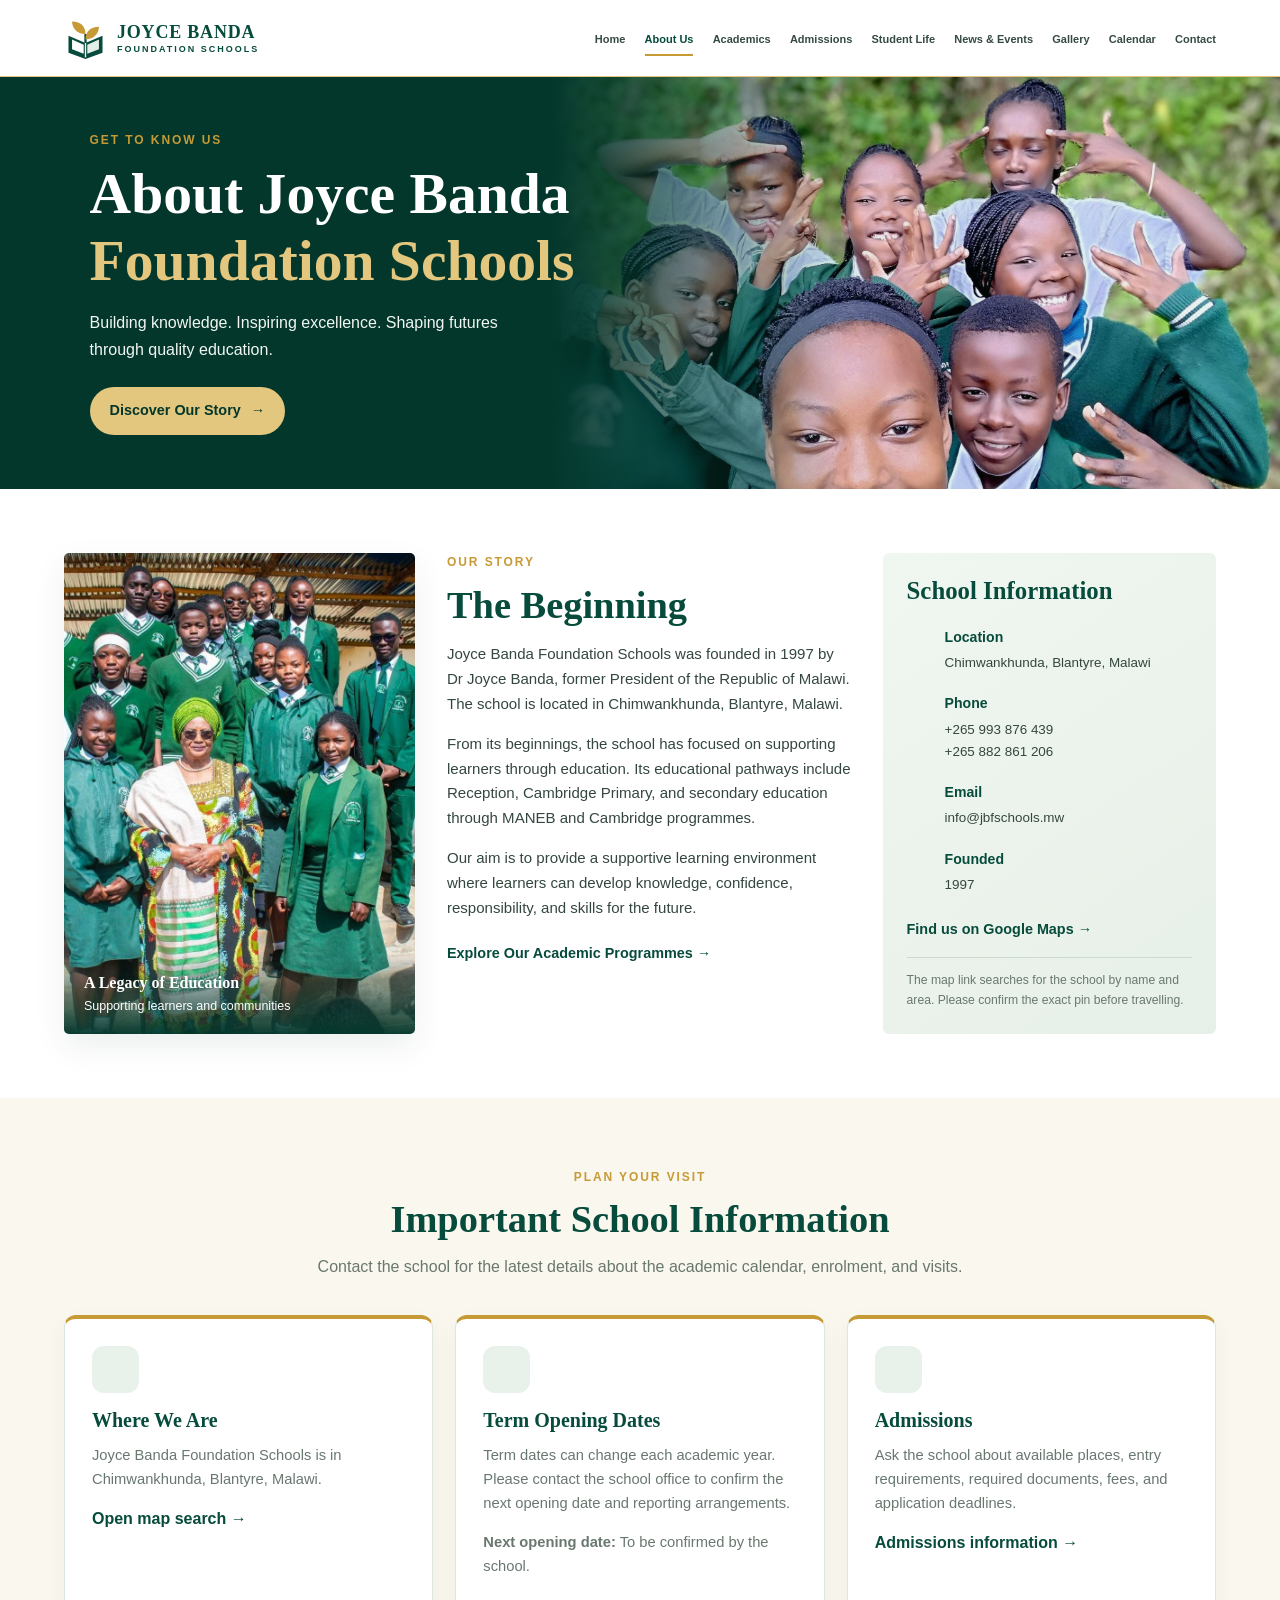
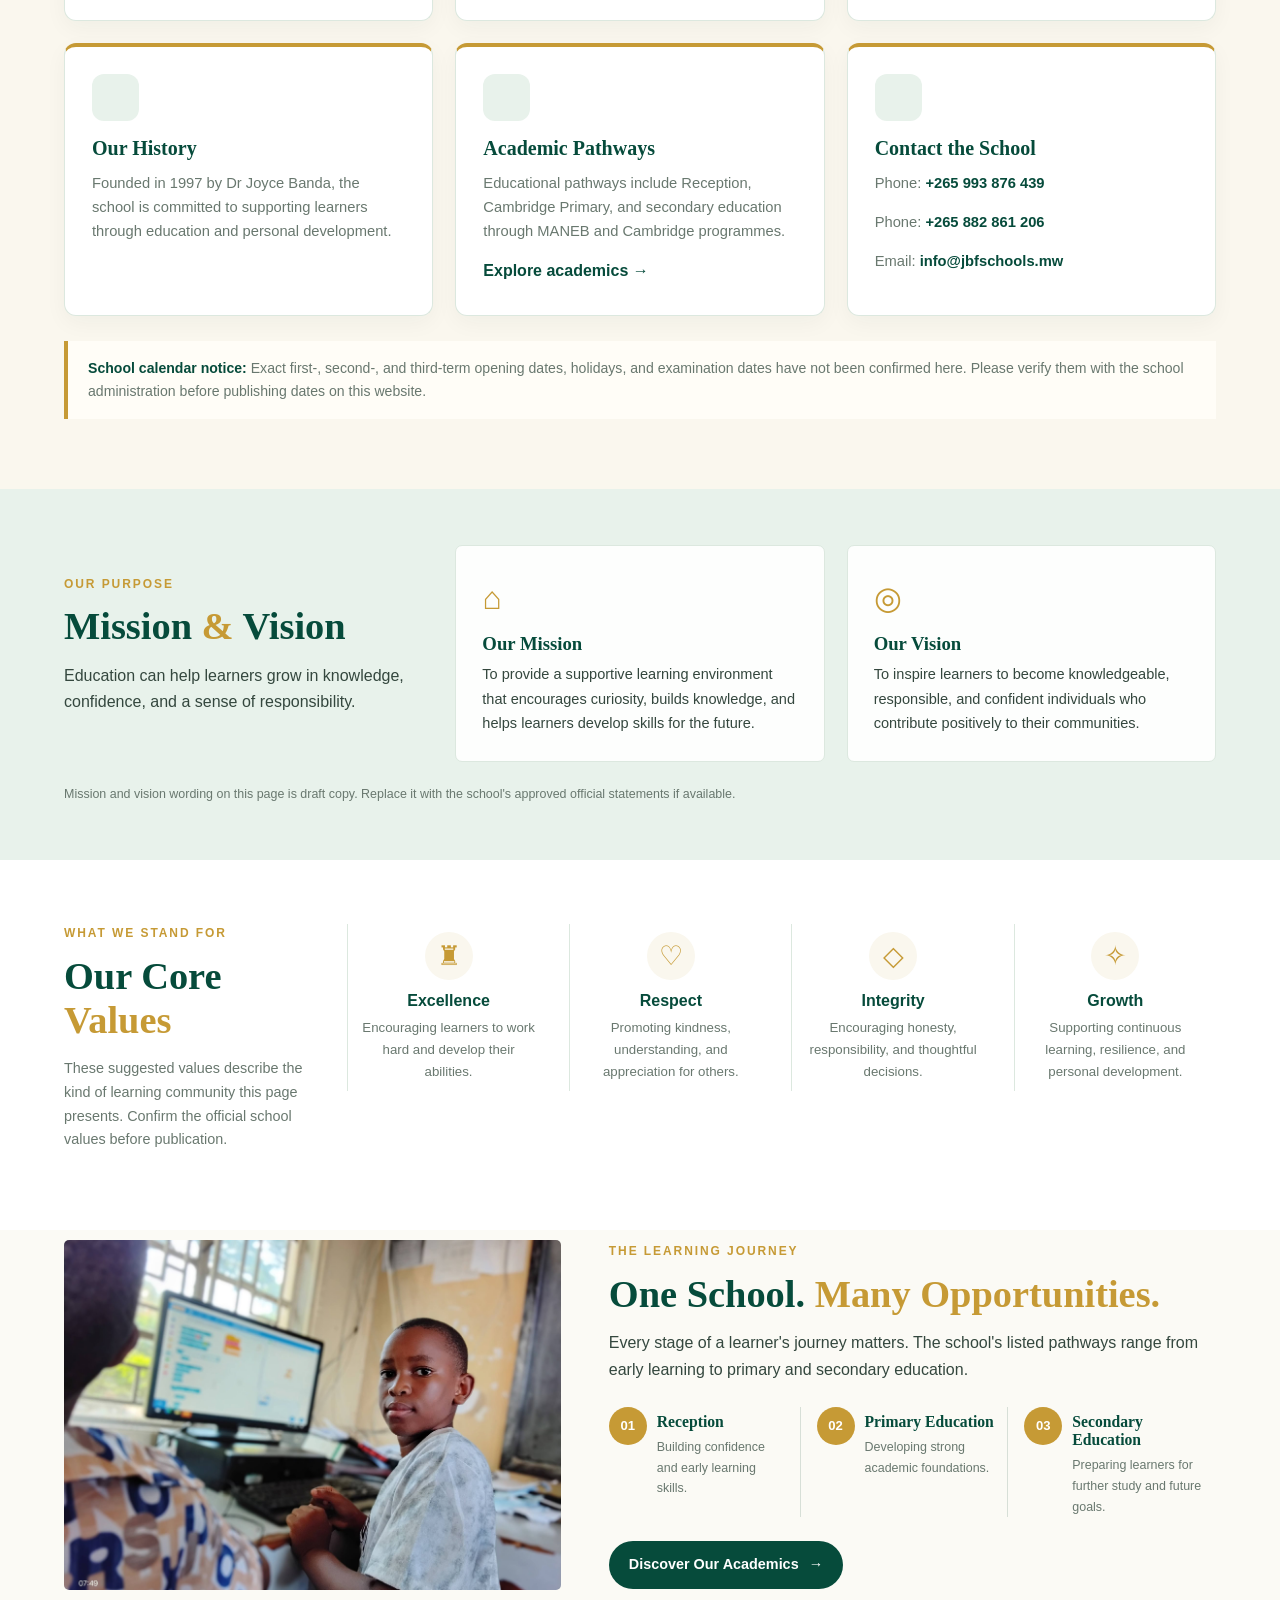
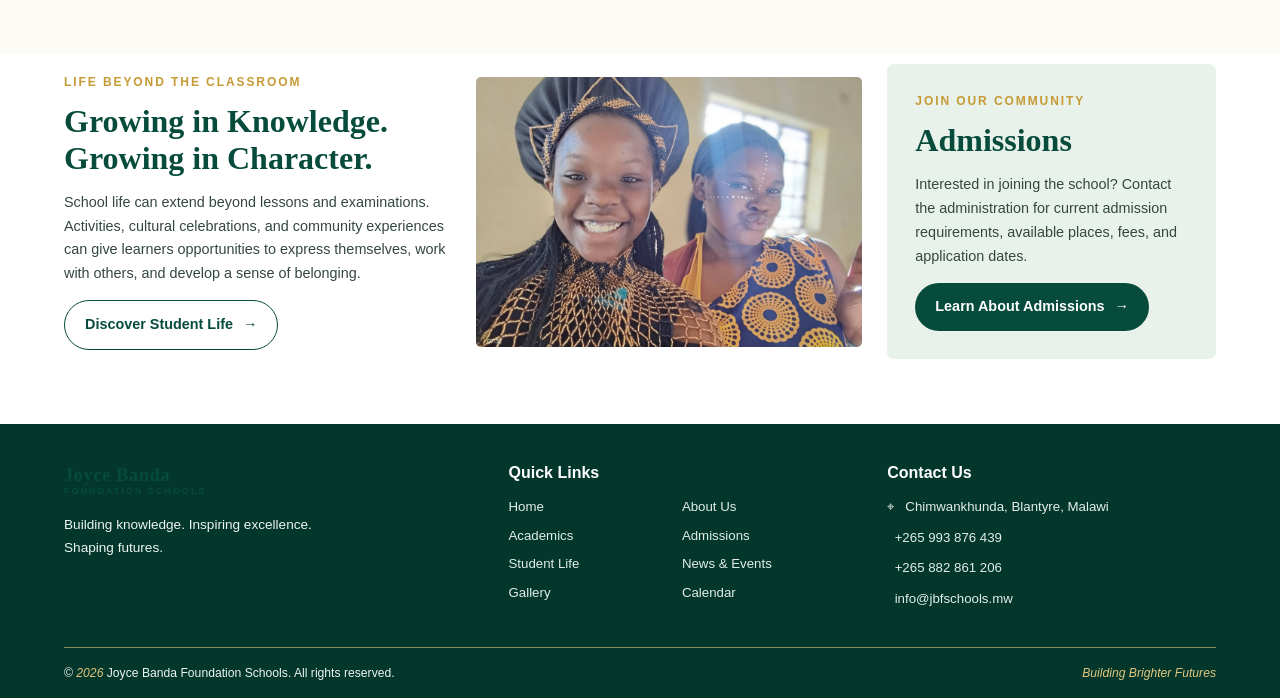
<file: about.html>
<!DOCTYPE html>
<html lang="en">
<head>
    <meta charset="UTF-8">
    <meta name="viewport" content="width=device-width, initial-scale=1.0">
    <meta name="description" content="Learn about Joyce Banda Foundation Schools in Chimwankhunda, Blantyre, Malawi — our history, educational pathways, school information and admissions.">
    <title>About Us | Joyce Banda Foundation Schools</title>
    <link rel="stylesheet" href="about.css">
    <link rel="stylesheet" href="navigation.css">
</head>
<body>


    <header class="site-header">
        <nav class="navbar" aria-label="Main navigation">

            <div class="navigation-container">

                <a href="index.html" class="school-brand"
                   aria-label="Joyce Banda Foundation Schools home">

                    <span class="brand-symbol" aria-hidden="true">
                        <svg viewBox="0 0 48 48" fill="none">
                            <path d="M24 43V19" stroke="currentColor"
                                  stroke-width="2.5"/>
                            <path d="M24 19C14 19 9 12 9 5C19 5 24 11 24 19Z"
                                  fill="#C69A35"/>
                            <path d="M24 25C34 25 39 18 39 11C29 11 24 17 24 25Z"
                                  fill="#C69A35"/>
                            <path d="M5 21L24 29L43 21V40L24 47L5 40V21Z"
                                  fill="#064B3B"/>
                            <path d="M24 29V45" stroke="#FAF8F1"
                                  stroke-width="1.5"/>
                            <path d="M9 25L22 31V41L9 36V25Z"
                                  fill="#FFFFFF"/>
                            <path d="M39 25L26 31V41L39 36V25Z"
                                  fill="#E4F0E7"/>
                        </svg>
                    </span>

                    <span class="brand-text">
                        <strong>JOYCE BANDA</strong>
                        <small>FOUNDATION SCHOOLS</small>
                    </span>

                </a>


                <button class="menu-toggle"
                        id="menuToggle"
                        type="button"
                        aria-label="Open navigation menu"
                        aria-expanded="false"
                        aria-controls="navLinks">

                    <span></span>
                    <span></span>
                    <span></span>

                </button>


                <div class="nav-links" id="navLinks">

                    <a href="index.html">Home</a>
                    <a href="about.html">About Us</a>
                    <a href="academics.html">Academics</a>
                    <a href="admissions.html">Admissions</a>
                    <a href="student-life.html">Student Life</a>
                    <a href="news.html">News &amp; Events</a>
                    <a href="gallery.html">Gallery</a>
                    <a href="calendar.html">Calendar</a>
                    <a href="contact.html">Contact</a>

                </div>

            </div>

        </nav>
    </header>

    <main>
        <section class="about-hero">
            <div class="hero-content">
                <p class="eyebrow">GET TO KNOW US</p>
                <h1>About Joyce Banda <span>Foundation Schools</span></h1>
                <p>Building knowledge. Inspiring excellence. Shaping futures through quality education.</p>
                <a class="button button-gold" href="#our-story">Discover Our Story <span aria-hidden="true">→</span></a>
            </div>
            <div class="hero-image" role="img" aria-label="Learners at school"></div>
        </section>

        <section class="story-section section-wrap" id="our-story">
            <div class="story-image image-panel">
                <img src="images/JBwithkids.jpg" alt="Dr Joyce Banda with learners">
                <div class="image-caption"><strong>A Legacy of Education</strong><span>Supporting learners and communities</span></div>
            </div>

            <div class="story-copy">
                <p class="eyebrow">OUR STORY</p>
                <h2>The Beginning</h2>
                <p>Joyce Banda Foundation Schools was founded in 1997 by Dr Joyce Banda, former President of the Republic of Malawi. The school is located in Chimwankhunda, Blantyre, Malawi.</p>
                <p>From its beginnings, the school has focused on supporting learners through education. Its educational pathways include Reception, Cambridge Primary, and secondary education through MANEB and Cambridge programmes.</p>
                <p>Our aim is to provide a supportive learning environment where learners can develop knowledge, confidence, responsibility, and skills for the future.</p>
                <a class="text-link" href="academics.html">Explore Our Academic Programmes <span aria-hidden="true">→</span></a>
            </div>

            <aside class="school-info-card" aria-labelledby="school-info-heading">
                <h2 id="school-info-heading">School Information</h2>
                <div class="info-row"><span class="info-icon" aria-hidden="true"></span><div><strong>Location</strong><p>Chimwankhunda, Blantyre, Malawi</p></div></div>
                <div class="info-row"><span class="info-icon" aria-hidden="true"></span><div><strong>Phone</strong><p><a href="tel:+265993876439">+265 993 876 439</a><br><a href="tel:+265882861206">+265 882 861 206</a></p></div></div>
                <div class="info-row"><span class="info-icon" aria-hidden="true"></span><div><strong>Email</strong><p><a href="mailto:info@jbfschools.mw">info@jbfschools.mw</a></p></div></div>
                <div class="info-row"><span class="info-icon" aria-hidden="true"></span><div><strong>Founded</strong><p>1997</p></div></div>
                <a class="text-link" href="https://www.google.com/maps/search/?api=1&amp;query=Joyce+Banda+Foundation+Schools+Chimwankhunda+Blantyre+Malawi" target="_blank" rel="noopener noreferrer">Find us on Google Maps →</a>
                <p class="info-note">The map link searches for the school by name and area. Please confirm the exact pin before travelling.</p>
            </aside>
        </section>

        <section class="school-information">
            <div class="section-heading">
                <p class="eyebrow">PLAN YOUR VISIT</p>
                <h2>Important School Information</h2>
                <p>Contact the school for the latest details about the academic calendar, enrolment, and visits.</p>
            </div>
            <div class="information-grid">
                <article class="information-card">
                    <div class="information-icon" aria-hidden="true"></div>
                    <h3>Where We Are</h3>
                    <p>Joyce Banda Foundation Schools is in Chimwankhunda, Blantyre, Malawi.</p>
                    <a href="https://www.google.com/maps/search/?api=1&amp;query=Joyce+Banda+Foundation+Schools+Chimwankhunda+Blantyre+Malawi" target="_blank" rel="noopener noreferrer">Open map search →</a>
                </article>
                <article class="information-card">
                    <div class="information-icon" aria-hidden="true"></div>
                    <h3>Term Opening Dates</h3>
                    <p>Term dates can change each academic year. Please contact the school office to confirm the next opening date and reporting arrangements.</p>
                    <p><strong>Next opening date:</strong> To be confirmed by the school.</p>
                </article>
                <article class="information-card">
                    <div class="information-icon" aria-hidden="true"></div>
                    <h3>Admissions</h3>
                    <p>Ask the school about available places, entry requirements, required documents, fees, and application deadlines.</p>
                    <a href="admissions.html">Admissions information →</a>
                </article>
                <article class="information-card">
                    <div class="information-icon" aria-hidden="true"></div>
                    <h3>Our History</h3>
                    <p>Founded in 1997 by Dr Joyce Banda, the school is committed to supporting learners through education and personal development.</p>
                </article>
                <article class="information-card">
                    <div class="information-icon" aria-hidden="true"></div>
                    <h3>Academic Pathways</h3>
                    <p>Educational pathways include Reception, Cambridge Primary, and secondary education through MANEB and Cambridge programmes.</p>
                    <a href="academics.html">Explore academics →</a>
                </article>
                <article class="information-card">
                    <div class="information-icon" aria-hidden="true"></div>
                    <h3>Contact the School</h3>
                    <p>Phone: <a href="tel:+265993876439">+265 993 876 439</a></p>
                    <p>Phone: <a href="tel:+265882861206">+265 882 861 206</a></p>
                    <p>Email: <a href="mailto:info@jbfschools.mw">info@jbfschools.mw</a></p>
                </article>
            </div>
            <p class="calendar-note"><strong>School calendar notice:</strong> Exact first-, second-, and third-term opening dates, holidays, and examination dates have not been confirmed here. Please verify them with the school administration before publishing dates on this website.</p>
        </section>

        <section class="purpose-section">
            <div class="purpose-intro">
                <p class="eyebrow">OUR PURPOSE</p>
                <h2>Mission <span>&amp;</span> Vision</h2>
                <p>Education can help learners grow in knowledge, confidence, and a sense of responsibility.</p>
            </div>
            <article class="purpose-card">
                <span class="purpose-icon" aria-hidden="true">⌂</span>
                <h3>Our Mission</h3>
                <p>To provide a supportive learning environment that encourages curiosity, builds knowledge, and helps learners develop skills for the future.</p>
            </article>
            <article class="purpose-card">
                <span class="purpose-icon" aria-hidden="true">◎</span>
                <h3>Our Vision</h3>
                <p>To inspire learners to become knowledgeable, responsible, and confident individuals who contribute positively to their communities.</p>
            </article>
            <p class="editorial-note">Mission and vision wording on this page is draft copy. Replace it with the school's approved official statements if available.</p>
        </section>

        <section class="values-section section-wrap">
            <div class="values-intro">
                <p class="eyebrow">WHAT WE STAND FOR</p>
                <h2>Our Core <span>Values</span></h2>
                <p>These suggested values describe the kind of learning community this page presents. Confirm the official school values before publication.</p>
            </div>
            <article class="value-item"><span aria-hidden="true">♜</span><h3>Excellence</h3><p>Encouraging learners to work hard and develop their abilities.</p></article>
            <article class="value-item"><span aria-hidden="true">♡</span><h3>Respect</h3><p>Promoting kindness, understanding, and appreciation for others.</p></article>
            <article class="value-item"><span aria-hidden="true">◇</span><h3>Integrity</h3><p>Encouraging honesty, responsibility, and thoughtful decisions.</p></article>
            <article class="value-item"><span aria-hidden="true">✧</span><h3>Growth</h3><p>Supporting continuous learning, resilience, and personal development.</p></article>
        </section>

        <section class="journey-section">
            <div class="journey-image"><img src="images/computers.jpg" alt="Learners using computers in a learning environment"></div>
            <div class="journey-content">
                <p class="eyebrow">THE LEARNING JOURNEY</p>
                <h2>One School. <span>Many Opportunities.</span></h2>
                <p>Every stage of a learner's journey matters. The school's listed pathways range from early learning to primary and secondary education.</p>
                <div class="journey-steps">
                    <article><span>01</span><div><h3>Reception</h3><p>Building confidence and early learning skills.</p></div></article>
                    <article><span>02</span><div><h3>Primary Education</h3><p>Developing strong academic foundations.</p></div></article>
                    <article><span>03</span><div><h3>Secondary Education</h3><p>Preparing learners for further study and future goals.</p></div></article>
                </div>
                <a class="button button-green" href="academics.html">Discover Our Academics <span aria-hidden="true">→</span></a>
            </div>
        </section>

        <section class="community-section section-wrap">
            <div class="community-copy">
                <p class="eyebrow">LIFE BEYOND THE CLASSROOM</p>
                <h2>Growing in Knowledge. Growing in Character.</h2>
                <p>School life can extend beyond lessons and examinations. Activities, cultural celebrations, and community experiences can give learners opportunities to express themselves, work with others, and develop a sense of belonging.</p>
                <a class="button button-outline" href="student-life.html">Discover Student Life <span aria-hidden="true">→</span></a>
            </div>
            <div class="community-image"><img src="images/culturalday.jpg" alt="Learners taking part in a cultural celebration"></div>
            <aside class="admissions-card">
                <p class="eyebrow">JOIN OUR COMMUNITY</p>
                <h2>Admissions</h2>
                <p>Interested in joining the school? Contact the administration for current admission requirements, available places, fees, and application dates.</p>
                <a class="button button-green" href="admissions.html">Learn About Admissions <span aria-hidden="true">→</span></a>
            </aside>
        </section>
    </main>

    <footer class="site-footer">
        <div class="footer-main">
            <div class="footer-brand">
                <a class="school-brand footer-school-brand" href="index.html" aria-label="Joyce Banda Foundation Schools home">
                   
                    <span class="brand-text"><strong>Joyce Banda</strong><small>FOUNDATION SCHOOLS</small></span>
                </a>
                <p>Building knowledge. Inspiring excellence. Shaping futures.</p>
            </div>
            <div class="footer-links"><h2>Quick Links</h2><a href="index.html">Home</a><a href="about.html">About Us</a><a href="academics.html">Academics</a><a href="admissions.html">Admissions</a><a href="student-life.html">Student Life</a><a href="news.html">News &amp; Events</a><a href="gallery.html">Gallery</a><a href="calendar.html">Calendar</a></div>
            <div class="footer-contact"><h2>Contact Us</h2><p>⌖ &nbsp; Chimwankhunda, Blantyre, Malawi</p><p> &nbsp; <a href="tel:+265993876439">+265 993 876 439</a></p><p> &nbsp; <a href="tel:+265882861206">+265 882 861 206</a></p><p> &nbsp; <a href="mailto:info@jbfschools.mw">info@jbfschools.mw</a></p></div>
        </div>
        <div class="footer-bottom"><p>© <span id="currentYear"></span> Joyce Banda Foundation Schools. All rights reserved.</p><span>Building Brighter Futures</span></div>
    </footer>

    <script src="about.js"></script>
    <script src="navigation.js"></script>
</body>
</html>
</file>
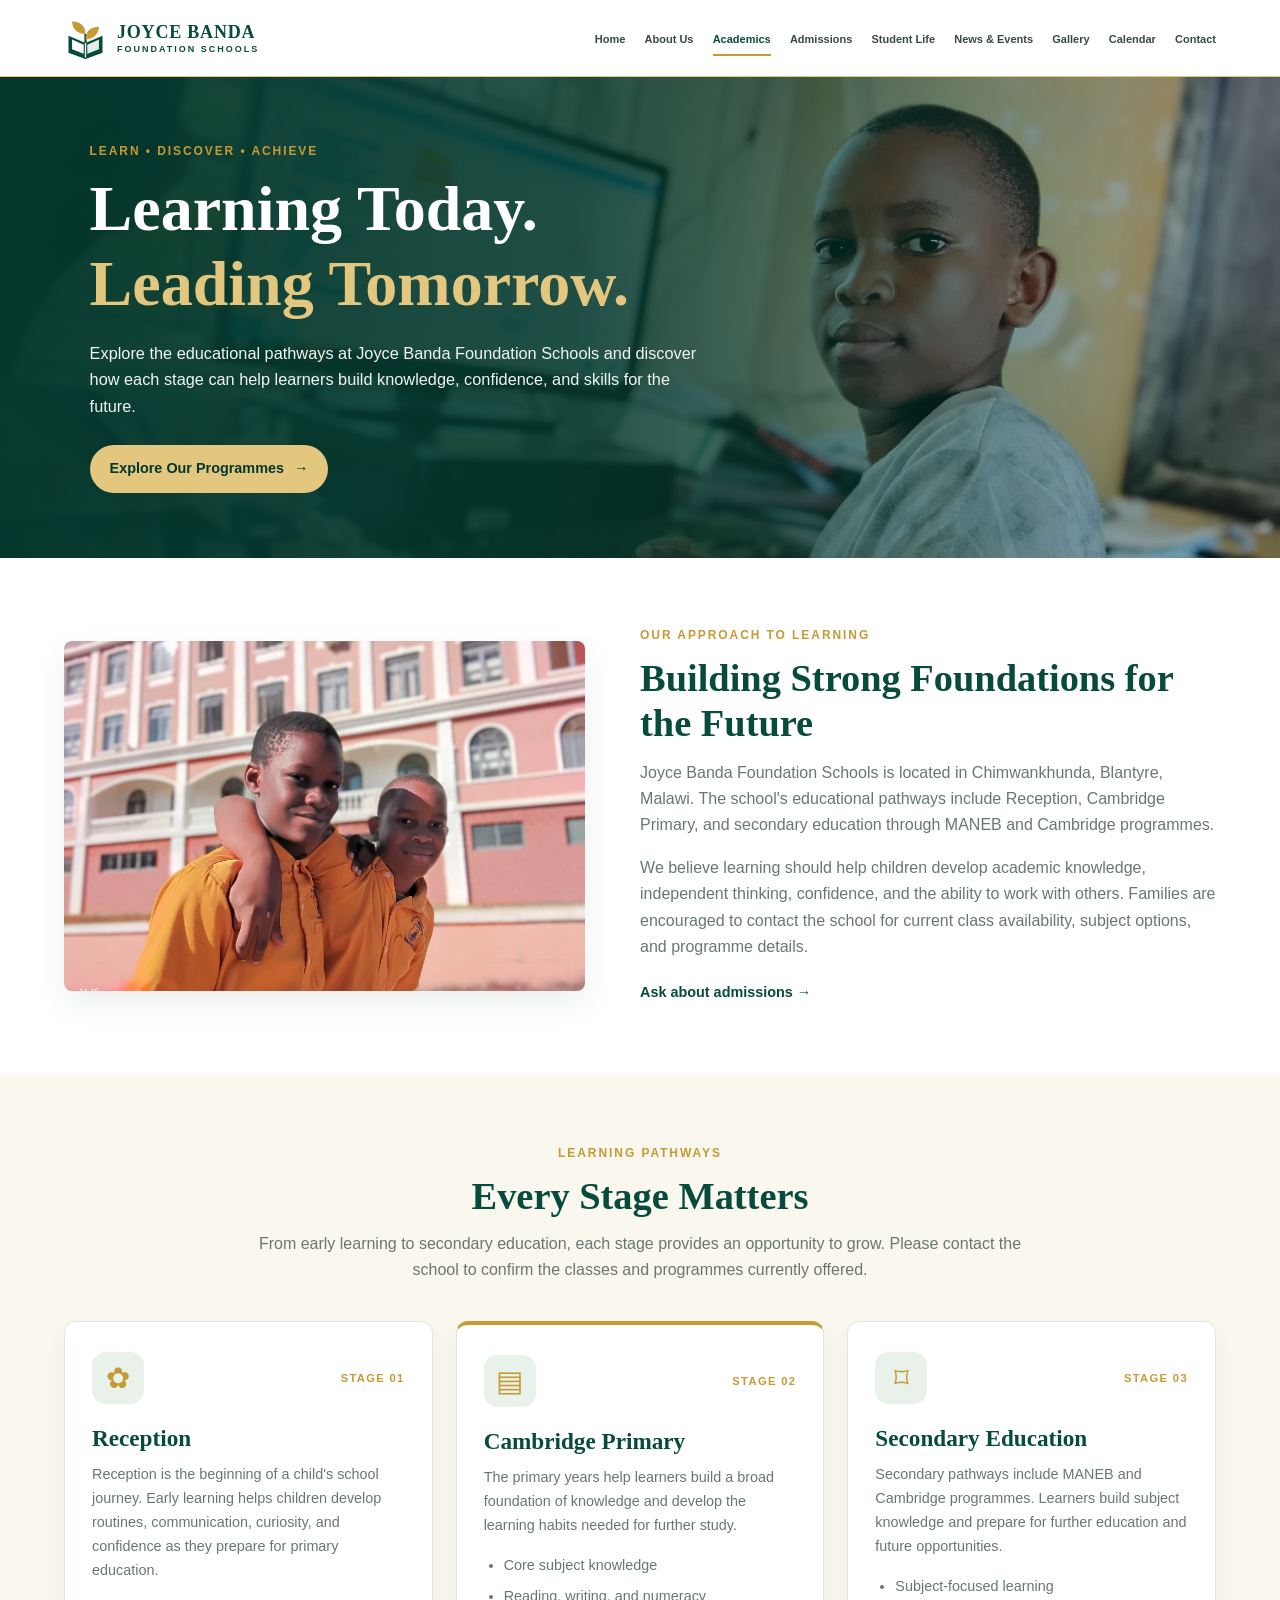
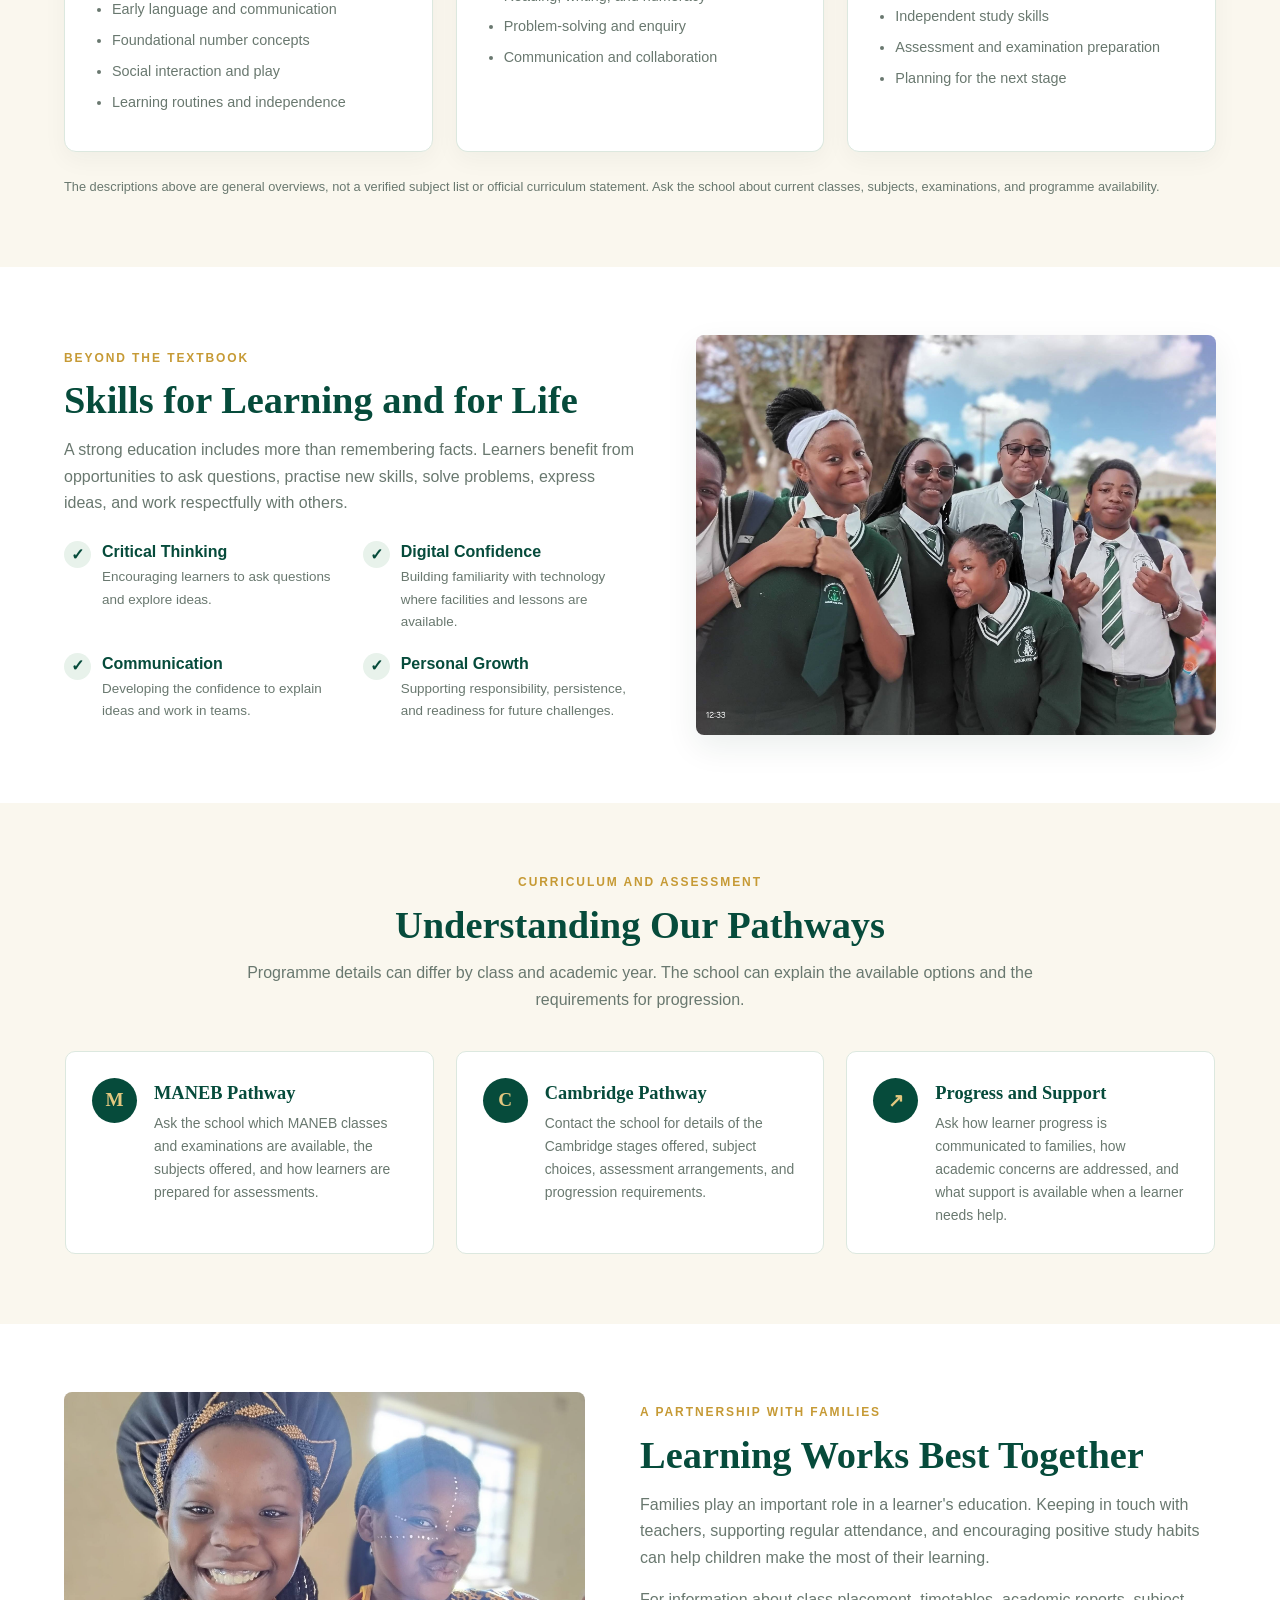
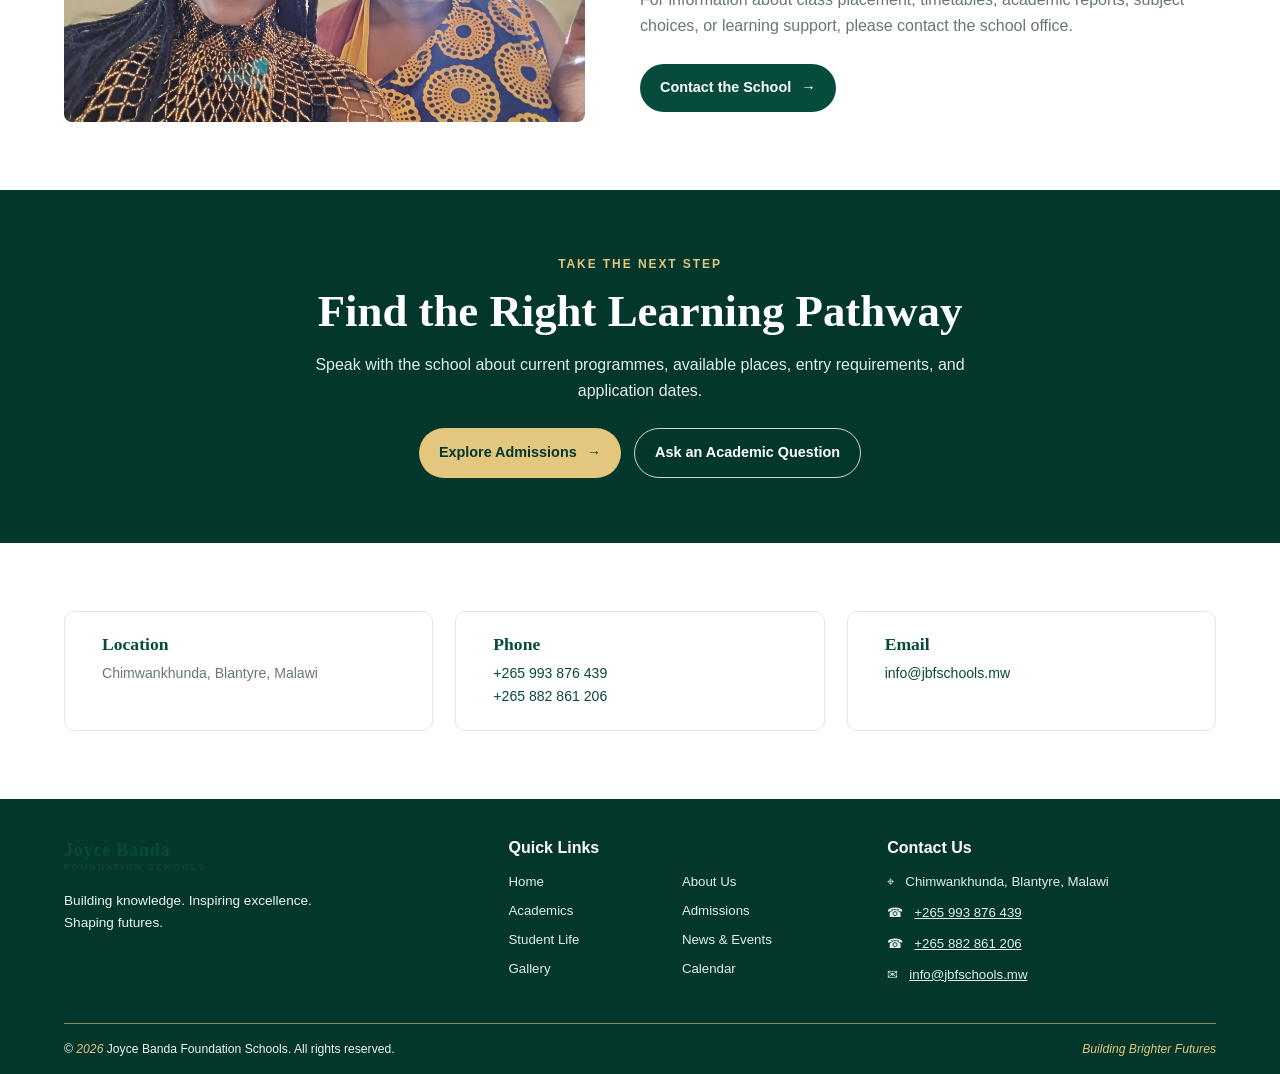
<file: academics.html>
<!DOCTYPE html>
<html lang="en">
<head>
    <meta charset="UTF-8">
    <meta name="viewport" content="width=device-width, initial-scale=1.0">
    <meta name="description" content="Explore educational pathways at Joyce Banda Foundation Schools in Chimwankhunda, Blantyre, Malawi, including Reception, Cambridge Primary, and secondary MANEB and Cambridge programmes.">
    <title>Academics | Joyce Banda Foundation Schools</title>
    <link rel="stylesheet" href="academics.css">
    <link rel="stylesheet" href="navigation.css">
</head>
<body>


    <header class="site-header">
        <nav class="navbar" aria-label="Main navigation">

            <div class="navigation-container">

                <a href="index.html" class="school-brand"
                   aria-label="Joyce Banda Foundation Schools home">

                    <span class="brand-symbol" aria-hidden="true">
                        <svg viewBox="0 0 48 48" fill="none">
                            <path d="M24 43V19" stroke="currentColor"
                                  stroke-width="2.5"/>
                            <path d="M24 19C14 19 9 12 9 5C19 5 24 11 24 19Z"
                                  fill="#C69A35"/>
                            <path d="M24 25C34 25 39 18 39 11C29 11 24 17 24 25Z"
                                  fill="#C69A35"/>
                            <path d="M5 21L24 29L43 21V40L24 47L5 40V21Z"
                                  fill="#064B3B"/>
                            <path d="M24 29V45" stroke="#FAF8F1"
                                  stroke-width="1.5"/>
                            <path d="M9 25L22 31V41L9 36V25Z"
                                  fill="#FFFFFF"/>
                            <path d="M39 25L26 31V41L39 36V25Z"
                                  fill="#E4F0E7"/>
                        </svg>
                    </span>

                    <span class="brand-text">
                        <strong>JOYCE BANDA</strong>
                        <small>FOUNDATION SCHOOLS</small>
                    </span>

                </a>


                <button class="menu-toggle"
                        id="menuToggle"
                        type="button"
                        aria-label="Open navigation menu"
                        aria-expanded="false"
                        aria-controls="navLinks">

                    <span></span>
                    <span></span>
                    <span></span>

                </button>


                <div class="nav-links" id="navLinks">

                    <a href="index.html">Home</a>
                    <a href="about.html">About Us</a>
                    <a href="academics.html">Academics</a>
                    <a href="admissions.html">Admissions</a>
                    <a href="student-life.html">Student Life</a>
                    <a href="news.html">News &amp; Events</a>
                    <a href="gallery.html">Gallery</a>
                    <a href="calendar.html">Calendar</a>
                    <a href="contact.html">Contact</a>

                </div>

            </div>

        </nav>
    </header>

<main>
    <section class="academics-hero">
        <div class="hero-overlay"></div>
        <div class="hero-content">
            <p class="eyebrow">LEARN • DISCOVER • ACHIEVE</p>
            <h1>Learning Today.<br><span>Leading Tomorrow.</span></h1>
            <p>Explore the educational pathways at Joyce Banda Foundation Schools and discover how each stage can help learners build knowledge, confidence, and skills for the future.</p>
            <a class="button button-gold" href="#learning-pathways">Explore Our Programmes <span aria-hidden="true">→</span></a>
        </div>
    </section>

    <section class="intro-section section-wrap">
        <div class="intro-image"><img src="images/schootrip1.jpg" alt="Learners using computers for schoolwork"></div>
        <div class="intro-copy">
            <p class="eyebrow">OUR APPROACH TO LEARNING</p>
            <h2>Building Strong Foundations for the Future</h2>
            <p>Joyce Banda Foundation Schools is located in Chimwankhunda, Blantyre, Malawi. The school's educational pathways include Reception, Cambridge Primary, and secondary education through MANEB and Cambridge programmes.</p>
            <p>We believe learning should help children develop academic knowledge, independent thinking, confidence, and the ability to work with others. Families are encouraged to contact the school for current class availability, subject options, and programme details.</p>
            <a class="text-link" href="admissions.html">Ask about admissions <span aria-hidden="true">→</span></a>
        </div>
    </section>

    <section class="pathways-section" id="learning-pathways">
        <div class="section-heading">
            <p class="eyebrow">LEARNING PATHWAYS</p>
            <h2>Every Stage Matters</h2>
            <p>From early learning to secondary education, each stage provides an opportunity to grow. Please contact the school to confirm the classes and programmes currently offered.</p>
        </div>
        <div class="pathway-grid">
            <article class="pathway-card">
                <div class="card-top"><span class="pathway-icon" aria-hidden="true">✿</span><span class="stage-label">STAGE 01</span></div>
                <h3>Reception</h3>
                <p>Reception is the beginning of a child's school journey. Early learning helps children develop routines, communication, curiosity, and confidence as they prepare for primary education.</p>
                <ul><li>Early language and communication</li><li>Foundational number concepts</li><li>Social interaction and play</li><li>Learning routines and independence</li></ul>
            </article>
            <article class="pathway-card featured-card">
                <div class="card-top"><span class="pathway-icon" aria-hidden="true">▤</span><span class="stage-label">STAGE 02</span></div>
                <h3>Cambridge Primary</h3>
                <p>The primary years help learners build a broad foundation of knowledge and develop the learning habits needed for further study.</p>
                <ul><li>Core subject knowledge</li><li>Reading, writing, and numeracy</li><li>Problem-solving and enquiry</li><li>Communication and collaboration</li></ul>
            </article>
            <article class="pathway-card">
                <div class="card-top"><span class="pathway-icon" aria-hidden="true">⌑</span><span class="stage-label">STAGE 03</span></div>
                <h3>Secondary Education</h3>
                <p>Secondary pathways include MANEB and Cambridge programmes. Learners build subject knowledge and prepare for further education and future opportunities.</p>
                <ul><li>Subject-focused learning</li><li>Independent study skills</li><li>Assessment and examination preparation</li><li>Planning for the next stage</li></ul>
            </article>
        </div>
        <p class="section-disclaimer">The descriptions above are general overviews, not a verified subject list or official curriculum statement. Ask the school about current classes, subjects, examinations, and programme availability.</p>
    </section>

    <section class="learning-experience section-wrap">
        <div class="learning-copy">
            <p class="eyebrow">BEYOND THE TEXTBOOK</p>
            <h2>Skills for Learning and for Life</h2>
            <p>A strong education includes more than remembering facts. Learners benefit from opportunities to ask questions, practise new skills, solve problems, express ideas, and work respectfully with others.</p>
            <div class="benefit-list">
                <article><span aria-hidden="true">✓</span><div><h3>Critical Thinking</h3><p>Encouraging learners to ask questions and explore ideas.</p></div></article>
                <article><span aria-hidden="true">✓</span><div><h3>Digital Confidence</h3><p>Building familiarity with technology where facilities and lessons are available.</p></div></article>
                <article><span aria-hidden="true">✓</span><div><h3>Communication</h3><p>Developing the confidence to explain ideas and work in teams.</p></div></article>
                <article><span aria-hidden="true">✓</span><div><h3>Personal Growth</h3><p>Supporting responsibility, persistence, and readiness for future challenges.</p></div></article>
            </div>
        </div>
        <div class="learning-image"><img src="images/kids.jpg" alt="Schoolboys smiling together"></div>
    </section>

    <section class="programmes-section">
        <div class="section-heading">
            <p class="eyebrow">CURRICULUM AND ASSESSMENT</p>
            <h2>Understanding Our Pathways</h2>
            <p>Programme details can differ by class and academic year. The school can explain the available options and the requirements for progression.</p>
        </div>
        <div class="programme-grid">
            <article class="programme-card"><span class="programme-mark">M</span><div><h3>MANEB Pathway</h3><p>Ask the school which MANEB classes and examinations are available, the subjects offered, and how learners are prepared for assessments.</p></div></article>
            <article class="programme-card"><span class="programme-mark">C</span><div><h3>Cambridge Pathway</h3><p>Contact the school for details of the Cambridge stages offered, subject choices, assessment arrangements, and progression requirements.</p></div></article>
            <article class="programme-card"><span class="programme-mark">↗</span><div><h3>Progress and Support</h3><p>Ask how learner progress is communicated to families, how academic concerns are addressed, and what support is available when a learner needs help.</p></div></article>
        </div>
    </section>

    <section class="family-section section-wrap">
        <div class="family-image"><img src="images/culturalday.jpg" alt="Learners participating in a school cultural activity"></div>
        <div class="family-copy">
            <p class="eyebrow">A PARTNERSHIP WITH FAMILIES</p>
            <h2>Learning Works Best Together</h2>
            <p>Families play an important role in a learner's education. Keeping in touch with teachers, supporting regular attendance, and encouraging positive study habits can help children make the most of their learning.</p>
            <p>For information about class placement, timetables, academic reports, subject choices, or learning support, please contact the school office.</p>
            <a class="button button-green" href="contact.html">Contact the School <span aria-hidden="true">→</span></a>
        </div>
    </section>

    <section class="academics-cta">
        <div class="cta-content">
            <p class="eyebrow">TAKE THE NEXT STEP</p>
            <h2>Find the Right Learning Pathway</h2>
            <p>Speak with the school about current programmes, available places, entry requirements, and application dates.</p>
            <div class="cta-actions"><a class="button button-gold" href="admissions.html">Explore Admissions <span aria-hidden="true">→</span></a><a class="button button-light-outline" href="mailto:info@jbfschools.mw?subject=Academic%20Programme%20Enquiry">Ask an Academic Question</a></div>
        </div>
    </section>

    <section class="quick-info section-wrap">
        <article><span aria-hidden="true"></span><div><h3>Location</h3><p>Chimwankhunda, Blantyre, Malawi</p></div></article>
        <article><span aria-hidden="true"></span><div><h3>Phone</h3><p><a href="tel:+265993876439">+265 993 876 439</a><br><a href="tel:+265882861206">+265 882 861 206</a></p></div></article>
        <article><span aria-hidden="true"></span><div><h3>Email</h3><p><a href="mailto:info@jbfschools.mw">info@jbfschools.mw</a></p></div></article>
    </section>
</main>

<footer class="site-footer">
    <div class="footer-main">
        <div class="footer-brand">
            <a class="school-brand footer-school-brand" href="index.html" aria-label="Joyce Banda Foundation Schools home">

                <span class="brand-text"><strong>Joyce Banda</strong><small>FOUNDATION SCHOOLS</small></span>
            </a>
            <p>Building knowledge. Inspiring excellence. Shaping futures.</p>
        </div>
        <div class="footer-links"><h2>Quick Links</h2><a href="index.html">Home</a><a href="about.html">About Us</a><a href="academics.html">Academics</a><a href="admissions.html">Admissions</a><a href="student-life.html">Student Life</a><a href="news.html">News &amp; Events</a><a href="gallery.html">Gallery</a><a href="calendar.html">Calendar</a></div>
        <div class="footer-contact"><h2>Contact Us</h2><p>⌖ &nbsp; Chimwankhunda, Blantyre, Malawi</p><p>☎ &nbsp; <a href="tel:+265993876439">+265 993 876 439</a></p><p>☎ &nbsp; <a href="tel:+265882861206">+265 882 861 206</a></p><p>✉ &nbsp; <a href="mailto:info@jbfschools.mw">info@jbfschools.mw</a></p></div>
    </div>
    <div class="footer-bottom"><p>© <span id="currentYear"></span> Joyce Banda Foundation Schools. All rights reserved.</p><span>Building Brighter Futures</span></div>
</footer>
<script src="academics.js"></script>
<script src="navigation.js"></script>
</body>
</html>
</file>
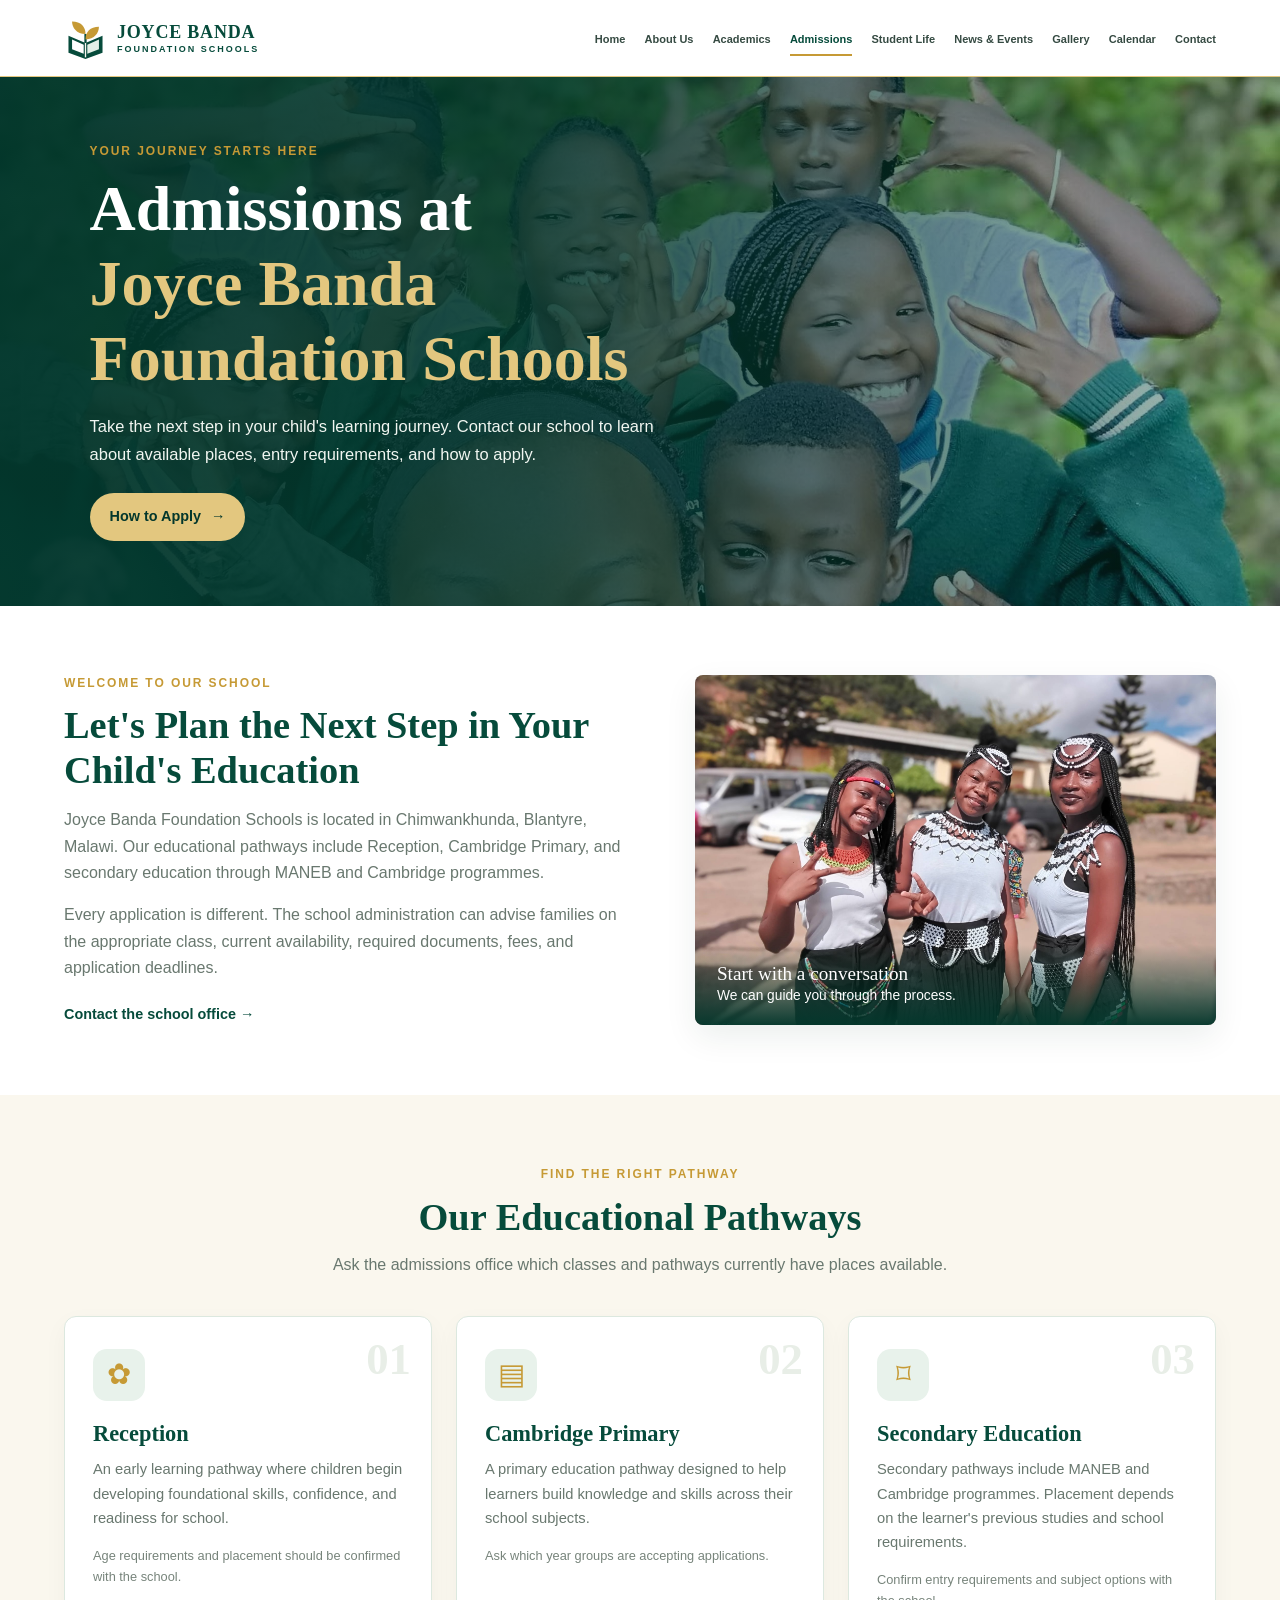
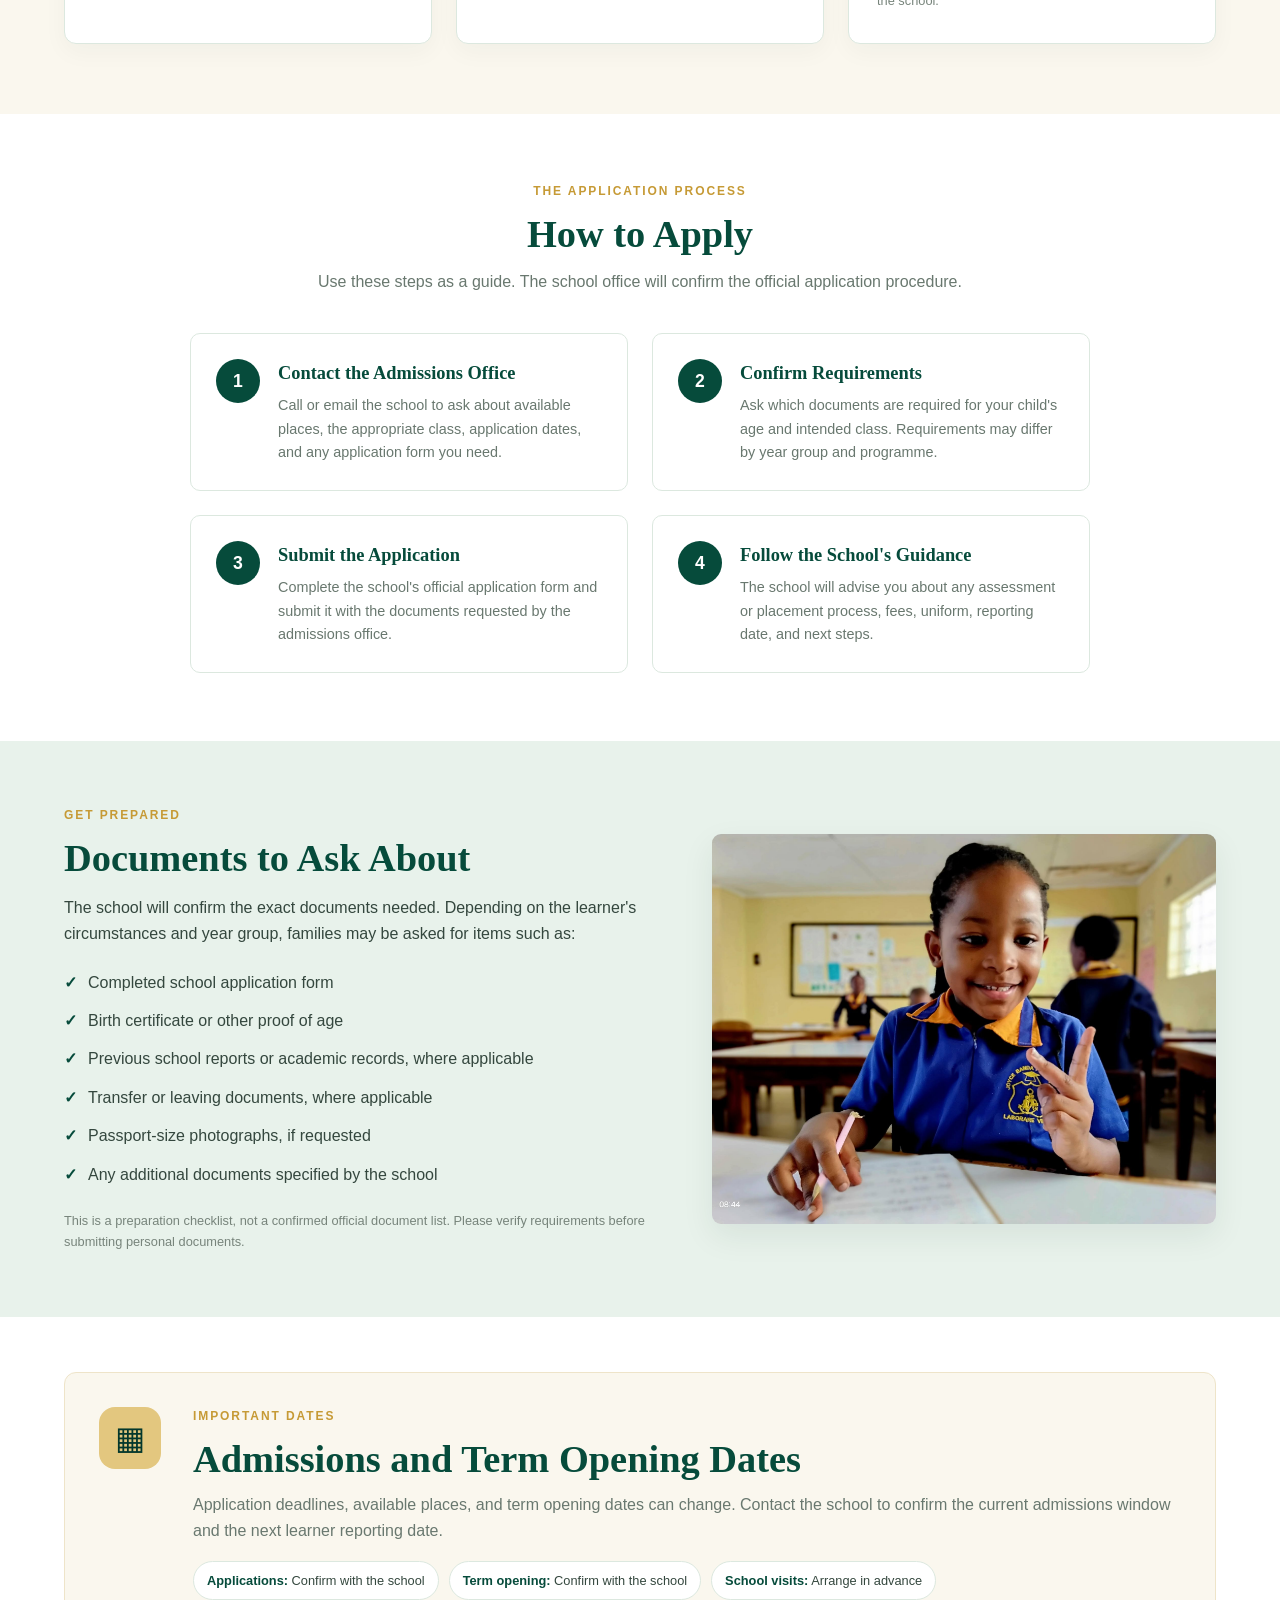
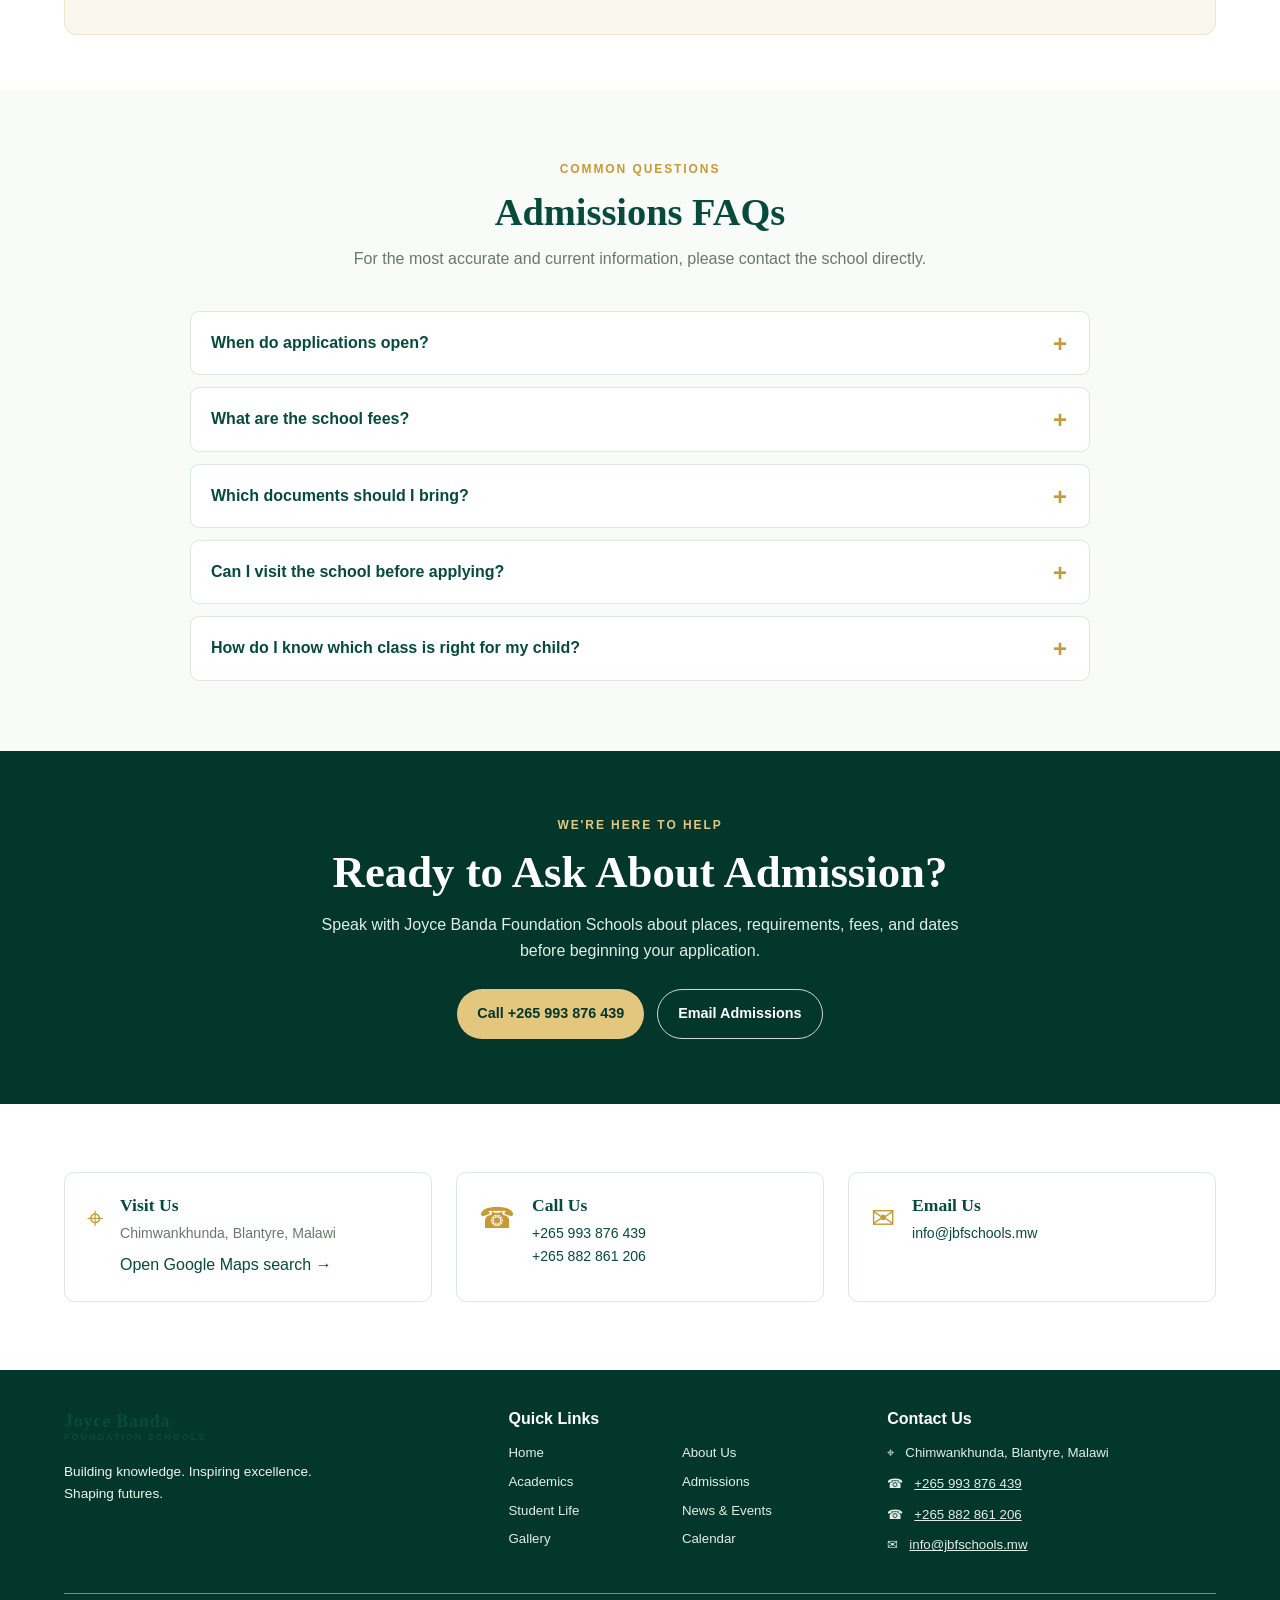
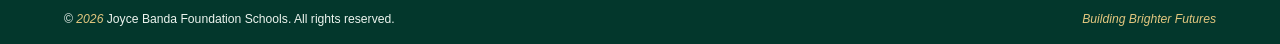
<file: admissions.html>
<!DOCTYPE html>
<html lang="en">
<head>
    <meta charset="UTF-8">
    <meta name="viewport" content="width=device-width, initial-scale=1.0">
    <meta name="description" content="Admissions information for Joyce Banda Foundation Schools in Chimwankhunda, Blantyre, Malawi. Contact the school to confirm availability, requirements, fees and application dates.">
    <title>Admissions | Joyce Banda Foundation Schools</title>
    <link rel="stylesheet" href="admissions.css">
    <link rel="stylesheet" href="navigation.css">
</head>
<body>
   

    <header class="site-header">
        <nav class="navbar" aria-label="Main navigation">

            <div class="navigation-container">

                <a href="index.html" class="school-brand"
                   aria-label="Joyce Banda Foundation Schools home">

                    <span class="brand-symbol" aria-hidden="true">
                        <svg viewBox="0 0 48 48" fill="none">
                            <path d="M24 43V19" stroke="currentColor"
                                  stroke-width="2.5"/>
                            <path d="M24 19C14 19 9 12 9 5C19 5 24 11 24 19Z"
                                  fill="#C69A35"/>
                            <path d="M24 25C34 25 39 18 39 11C29 11 24 17 24 25Z"
                                  fill="#C69A35"/>
                            <path d="M5 21L24 29L43 21V40L24 47L5 40V21Z"
                                  fill="#064B3B"/>
                            <path d="M24 29V45" stroke="#FAF8F1"
                                  stroke-width="1.5"/>
                            <path d="M9 25L22 31V41L9 36V25Z"
                                  fill="#FFFFFF"/>
                            <path d="M39 25L26 31V41L39 36V25Z"
                                  fill="#E4F0E7"/>
                        </svg>
                    </span>

                    <span class="brand-text">
                        <strong>JOYCE BANDA</strong>
                        <small>FOUNDATION SCHOOLS</small>
                    </span>

                </a>


                <button class="menu-toggle"
                        id="menuToggle"
                        type="button"
                        aria-label="Open navigation menu"
                        aria-expanded="false"
                        aria-controls="navLinks">

                    <span></span>
                    <span></span>
                    <span></span>

                </button>


                <div class="nav-links" id="navLinks">

                    <a href="index.html">Home</a>
                    <a href="about.html">About Us</a>
                    <a href="academics.html">Academics</a>
                    <a href="admissions.html">Admissions</a>
                    <a href="student-life.html">Student Life</a>
                    <a href="news.html">News &amp; Events</a>
                    <a href="gallery.html">Gallery</a>
                    <a href="calendar.html">Calendar</a>
                    <a href="contact.html">Contact</a>

                </div>

            </div>

        </nav>
    </header>

    <main>
        <section class="admissions-hero">
            <div class="hero-overlay"></div>
            <div class="hero-content">
                <p class="eyebrow">YOUR JOURNEY STARTS HERE</p>
                <h1>Admissions at <span>Joyce Banda Foundation Schools</span></h1>
                <p>Take the next step in your child's learning journey. Contact our school to learn about available places, entry requirements, and how to apply.</p>
                <a class="button button-gold" href="#how-to-apply">How to Apply <span aria-hidden="true">→</span></a>
            </div>
        </section>

        <section class="welcome-section section-wrap">
            <div class="welcome-copy">
                <p class="eyebrow">WELCOME TO OUR SCHOOL</p>
                <h2>Let's Plan the Next Step in Your Child's Education</h2>
                <p>Joyce Banda Foundation Schools is located in Chimwankhunda, Blantyre, Malawi. Our educational pathways include Reception, Cambridge Primary, and secondary education through MANEB and Cambridge programmes.</p>
                <p>Every application is different. The school administration can advise families on the appropriate class, current availability, required documents, fees, and application deadlines.</p>
                <a class="text-link" href="contact.html">Contact the school office <span aria-hidden="true">→</span></a>
            </div>
            <div class="welcome-image">
                <img src="images/culturalday2.jpg" alt="Learners smiling at school">
                <div class="image-badge"><strong>Start with a conversation</strong><span>We can guide you through the process.</span></div>
            </div>
        </section>

        <section class="pathways-section">
            <div class="section-heading">
                <p class="eyebrow">FIND THE RIGHT PATHWAY</p>
                <h2>Our Educational Pathways</h2>
                <p>Ask the admissions office which classes and pathways currently have places available.</p>
            </div>
            <div class="pathway-grid">
                <article class="pathway-card">
                    <div class="pathway-number">01</div>
                    <div class="pathway-icon" aria-hidden="true">✿</div>
                    <h3>Reception</h3>
                    <p>An early learning pathway where children begin developing foundational skills, confidence, and readiness for school.</p>
                    <p class="small-note">Age requirements and placement should be confirmed with the school.</p>
                </article>
                <article class="pathway-card">
                    <div class="pathway-number">02</div>
                    <div class="pathway-icon" aria-hidden="true">▤</div>
                    <h3>Cambridge Primary</h3>
                    <p>A primary education pathway designed to help learners build knowledge and skills across their school subjects.</p>
                    <p class="small-note">Ask which year groups are accepting applications.</p>
                </article>
                <article class="pathway-card">
                    <div class="pathway-number">03</div>
                    <div class="pathway-icon" aria-hidden="true">⌑</div>
                    <h3>Secondary Education</h3>
                    <p>Secondary pathways include MANEB and Cambridge programmes. Placement depends on the learner's previous studies and school requirements.</p>
                    <p class="small-note">Confirm entry requirements and subject options with the school.</p>
                </article>
            </div>
        </section>

        <section class="process-section section-wrap" id="how-to-apply">
            <div class="section-heading">
                <p class="eyebrow">THE APPLICATION PROCESS</p>
                <h2>How to Apply</h2>
                <p>Use these steps as a guide. The school office will confirm the official application procedure.</p>
            </div>
            <div class="process-list">
                <article class="process-step">
                    <span class="step-number">1</span>
                    <div><h3>Contact the Admissions Office</h3><p>Call or email the school to ask about available places, the appropriate class, application dates, and any application form you need.</p></div>
                </article>
                <article class="process-step">
                    <span class="step-number">2</span>
                    <div><h3>Confirm Requirements</h3><p>Ask which documents are required for your child's age and intended class. Requirements may differ by year group and programme.</p></div>
                </article>
                <article class="process-step">
                    <span class="step-number">3</span>
                    <div><h3>Submit the Application</h3><p>Complete the school's official application form and submit it with the documents requested by the admissions office.</p></div>
                </article>
                <article class="process-step">
                    <span class="step-number">4</span>
                    <div><h3>Follow the School's Guidance</h3><p>The school will advise you about any assessment or placement process, fees, uniform, reporting date, and next steps.</p></div>
                </article>
            </div>
        </section>

        <section class="documents-section">
            <div class="documents-inner">
                <div class="documents-copy">
                    <p class="eyebrow">GET PREPARED</p>
                    <h2>Documents to Ask About</h2>
                    <p>The school will confirm the exact documents needed. Depending on the learner's circumstances and year group, families may be asked for items such as:</p>
                    <ul class="document-list">
                        <li><span aria-hidden="true">✓</span> Completed school application form</li>
                        <li><span aria-hidden="true">✓</span> Birth certificate or other proof of age</li>
                        <li><span aria-hidden="true">✓</span> Previous school reports or academic records, where applicable</li>
                        <li><span aria-hidden="true">✓</span> Transfer or leaving documents, where applicable</li>
                        <li><span aria-hidden="true">✓</span> Passport-size photographs, if requested</li>
                        <li><span aria-hidden="true">✓</span> Any additional documents specified by the school</li>
                    </ul>
                    <p class="small-note">This is a preparation checklist, not a confirmed official document list. Please verify requirements before submitting personal documents.</p>
                </div>
                <div class="documents-image"><img src="images/kids2.jpg" alt="Learners studying in a classroom"></div>
            </div>
        </section>

        <section class="dates-section section-wrap">
            <div class="dates-card">
                <div class="dates-symbol" aria-hidden="true">▦</div>
                <div>
                    <p class="eyebrow">IMPORTANT DATES</p>
                    <h2>Admissions and Term Opening Dates</h2>
                    <p>Application deadlines, available places, and term opening dates can change. Contact the school to confirm the current admissions window and the next learner reporting date.</p>
                    <div class="date-chips">
                        <span><strong>Applications:</strong> Confirm with the school</span>
                        <span><strong>Term opening:</strong> Confirm with the school</span>
                        <span><strong>School visits:</strong> Arrange in advance</span>
                    </div>
                </div>
            </div>
        </section>

        <section class="faq-section">
            <div class="section-heading">
                <p class="eyebrow">COMMON QUESTIONS</p>
                <h2>Admissions FAQs</h2>
                <p>For the most accurate and current information, please contact the school directly.</p>
            </div>
            <div class="faq-list">
                <details>
                    <summary>When do applications open?</summary>
                    <p>Application dates have not been confirmed on this page. Contact the school office to ask when applications open and when completed forms must be submitted.</p>
                </details>
                <details>
                    <summary>What are the school fees?</summary>
                    <p>Please request the current fee structure directly from the school. Confirm any tuition, registration, examination, transport, meals, or other applicable charges with the administration.</p>
                </details>
                <details>
                    <summary>Which documents should I bring?</summary>
                    <p>Requirements may vary by class and learner. Ask the admissions office for the official checklist before preparing or submitting documents.</p>
                </details>
                <details>
                    <summary>Can I visit the school before applying?</summary>
                    <p>Contact the school to arrange a visit and confirm a suitable day and time before travelling.</p>
                </details>
                <details>
                    <summary>How do I know which class is right for my child?</summary>
                    <p>Tell the school the learner's age, current or previous class, and academic background. The admissions team can explain the appropriate placement process.</p>
                </details>
            </div>
        </section>

        <section class="contact-cta">
            <div class="cta-content">
                <p class="eyebrow">WE'RE HERE TO HELP</p>
                <h2>Ready to Ask About Admission?</h2>
                <p>Speak with Joyce Banda Foundation Schools about places, requirements, fees, and dates before beginning your application.</p>
                <div class="cta-actions">
                    <a class="button button-gold" href="tel:+265993876439">Call +265 993 876 439</a>
                    <a class="button button-light-outline" href="mailto:info@jbfschools.mw?subject=Admissions%20Enquiry">Email Admissions</a>
                </div>
            </div>
        </section>

        <section class="contact-details section-wrap">
            <div class="contact-detail">
                <span aria-hidden="true">⌖</span><div><h3>Visit Us</h3><p>Chimwankhunda, Blantyre, Malawi</p><a href="https://www.google.com/maps/search/?api=1&amp;query=Joyce+Banda+Foundation+Schools+Chimwankhunda+Blantyre+Malawi" target="_blank" rel="noopener noreferrer">Open Google Maps search →</a></div>
            </div>
            <div class="contact-detail">
                <span aria-hidden="true">☎</span><div><h3>Call Us</h3><p><a href="tel:+265993876439">+265 993 876 439</a><br><a href="tel:+265882861206">+265 882 861 206</a></p></div>
            </div>
            <div class="contact-detail">
                <span aria-hidden="true">✉</span><div><h3>Email Us</h3><p><a href="mailto:info@jbfschools.mw">info@jbfschools.mw</a></p></div>
            </div>
        </section>
    </main>

    <footer class="site-footer">
        <div class="footer-main">
            <div class="footer-brand">
                <a class="school-brand footer-school-brand" href="index.html" aria-label="Joyce Banda Foundation Schools home">
                
                    <span class="brand-text"><strong>Joyce Banda</strong><small>FOUNDATION SCHOOLS</small></span>
                </a>
                <p>Building knowledge. Inspiring excellence. Shaping futures.</p>
            </div>
            <div class="footer-links"><h2>Quick Links</h2><a href="index.html">Home</a><a href="about.html">About Us</a><a href="academics.html">Academics</a><a href="admissions.html">Admissions</a><a href="student-life.html">Student Life</a><a href="news.html">News &amp; Events</a><a href="gallery.html">Gallery</a><a href="calendar.html">Calendar</a></div>
            <div class="footer-contact"><h2>Contact Us</h2><p>⌖ &nbsp; Chimwankhunda, Blantyre, Malawi</p><p>☎ &nbsp; <a href="tel:+265993876439">+265 993 876 439</a></p><p>☎ &nbsp; <a href="tel:+265882861206">+265 882 861 206</a></p><p>✉ &nbsp; <a href="mailto:info@jbfschools.mw">info@jbfschools.mw</a></p></div>
        </div>
        <div class="footer-bottom"><p>© <span id="currentYear"></span> Joyce Banda Foundation Schools. All rights reserved.</p><span>Building Brighter Futures</span></div>
    </footer>

    <script src="admissions.js"></script>
    <script src="navigation.js"></script>
</body>
</html>
</file>
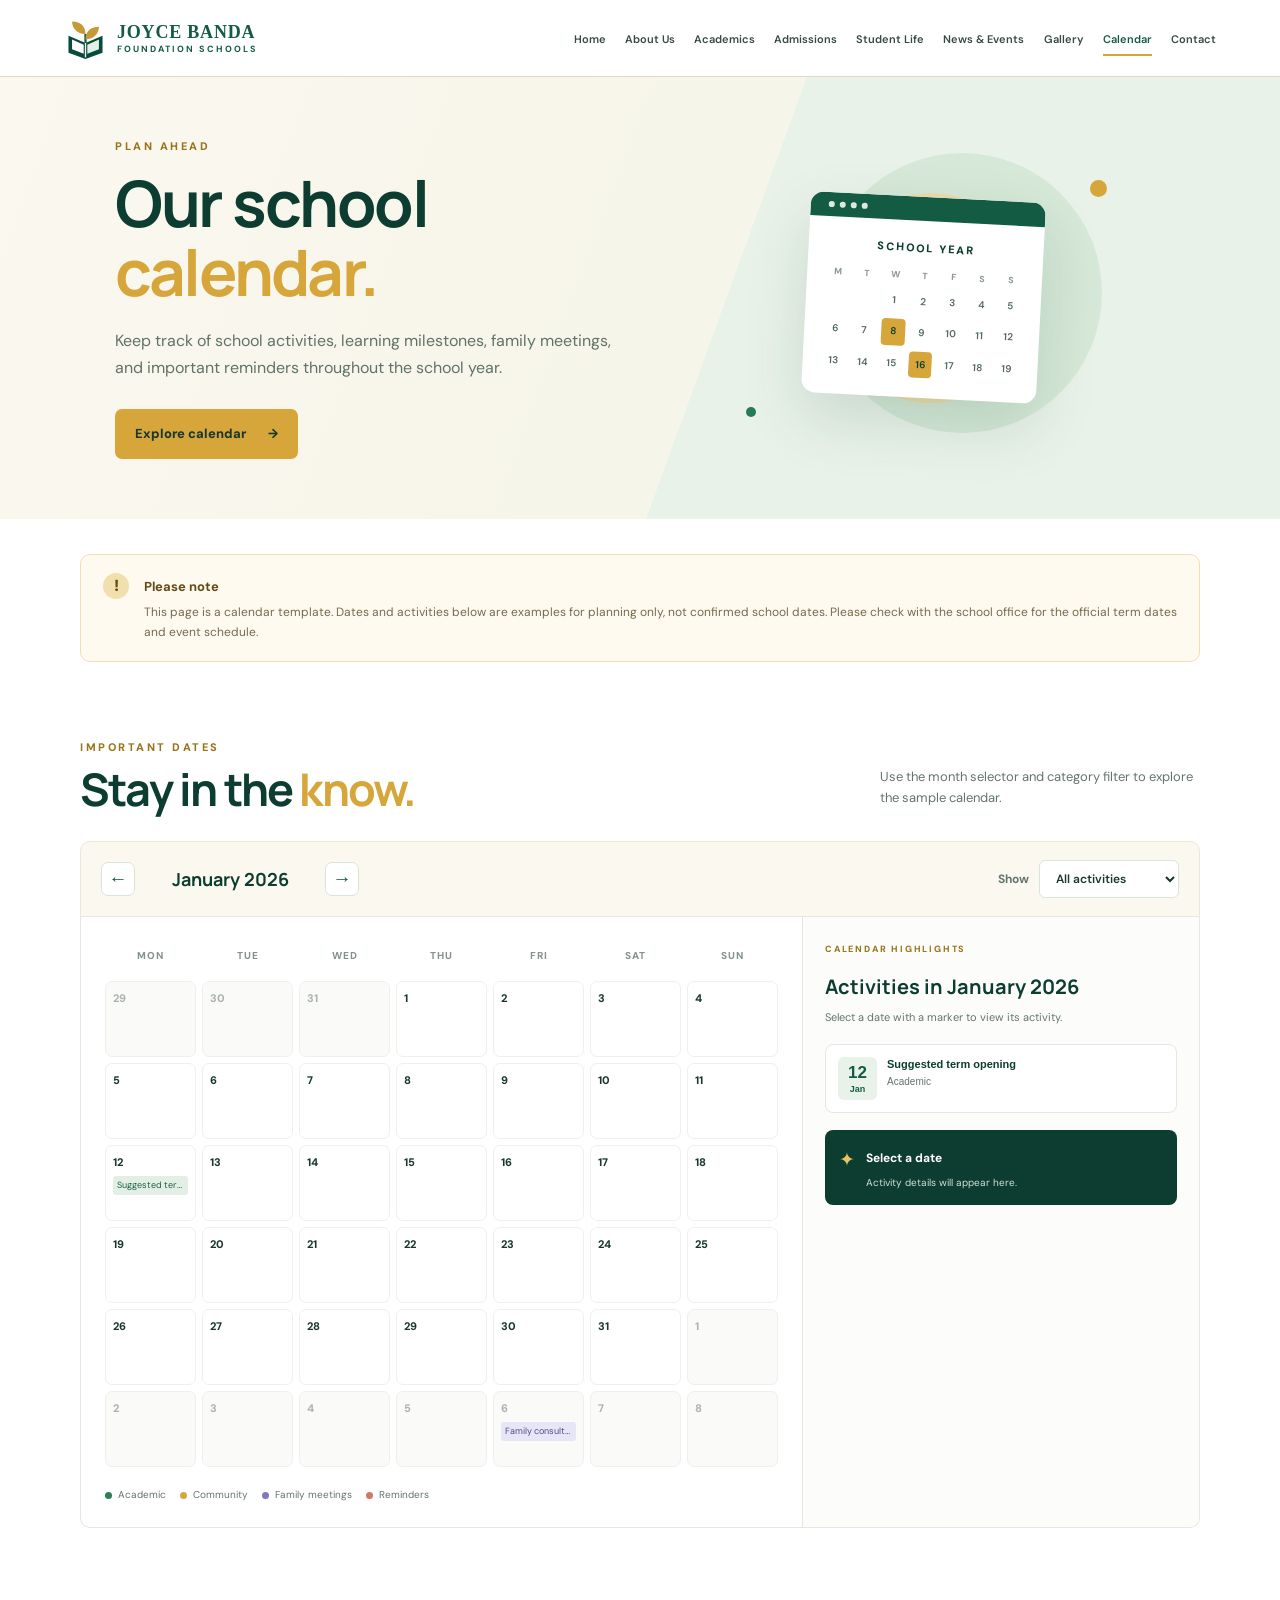
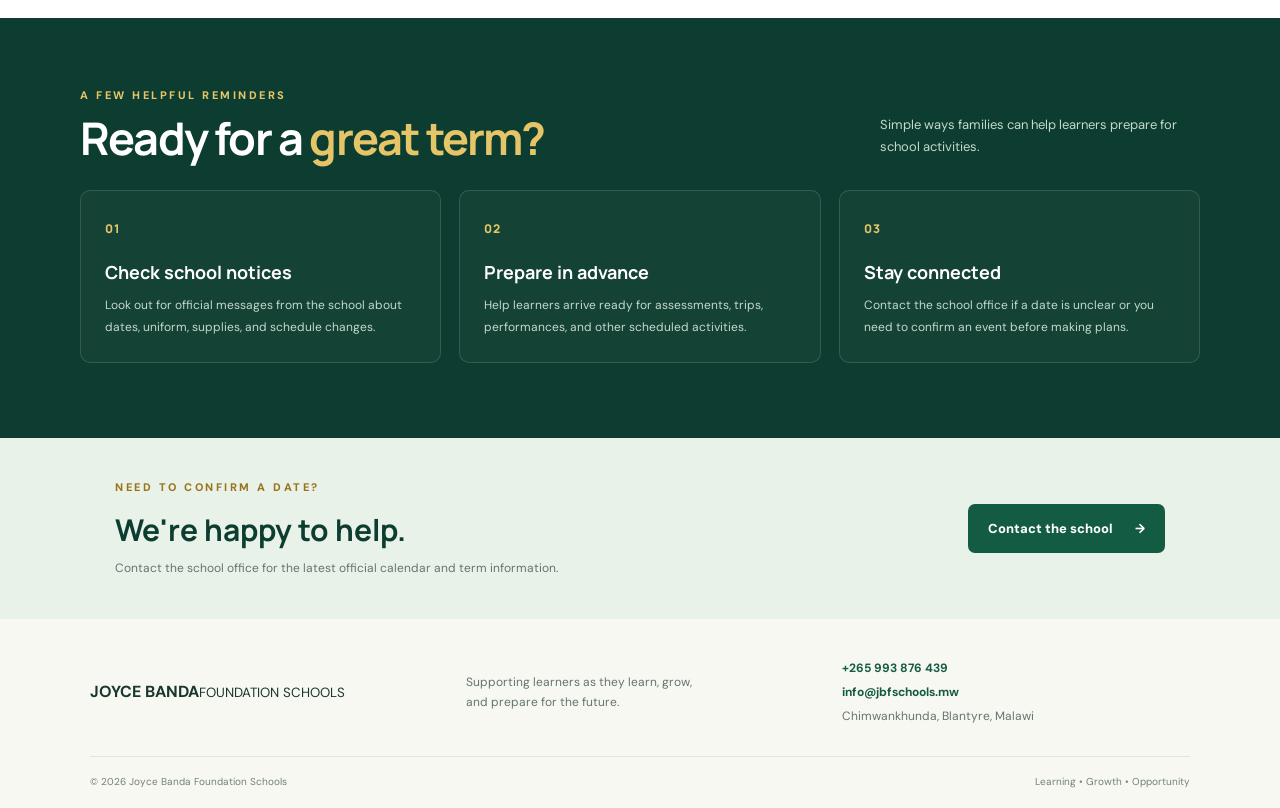
<file: calendar.html>
<!DOCTYPE html>
<html lang="en">
<head>
  <meta charset="UTF-8">
  <meta name="viewport" content="width=device-width, initial-scale=1.0">
  <meta name="description" content="School calendar and important dates for Joyce Banda Foundation Schools in Blantyre, Malawi.">
  <title>School Calendar | Joyce Banda Foundation Schools</title>
  <link rel="stylesheet" href="calendar.css">
  <script src="calendar.js" defer></script>
  <link rel="stylesheet" href="navigation.css">
</head>
<body>


    <header class="site-header">
        <nav class="navbar" aria-label="Main navigation">

            <div class="navigation-container">

                <a href="index.html" class="school-brand"
                   aria-label="Joyce Banda Foundation Schools home">

                    <span class="brand-symbol" aria-hidden="true">
                        <svg viewBox="0 0 48 48" fill="none">
                            <path d="M24 43V19" stroke="currentColor"
                                  stroke-width="2.5"/>
                            <path d="M24 19C14 19 9 12 9 5C19 5 24 11 24 19Z"
                                  fill="#C69A35"/>
                            <path d="M24 25C34 25 39 18 39 11C29 11 24 17 24 25Z"
                                  fill="#C69A35"/>
                            <path d="M5 21L24 29L43 21V40L24 47L5 40V21Z"
                                  fill="#064B3B"/>
                            <path d="M24 29V45" stroke="#FAF8F1"
                                  stroke-width="1.5"/>
                            <path d="M9 25L22 31V41L9 36V25Z"
                                  fill="#FFFFFF"/>
                            <path d="M39 25L26 31V41L39 36V25Z"
                                  fill="#E4F0E7"/>
                        </svg>
                    </span>

                    <span class="brand-text">
                        <strong>JOYCE BANDA</strong>
                        <small>FOUNDATION SCHOOLS</small>
                    </span>

                </a>


                <button class="menu-toggle"
                        id="menuToggle"
                        type="button"
                        aria-label="Open navigation menu"
                        aria-expanded="false"
                        aria-controls="navLinks">

                    <span></span>
                    <span></span>
                    <span></span>

                </button>


                <div class="nav-links" id="navLinks">

                    <a href="index.html">Home</a>
                    <a href="about.html">About Us</a>
                    <a href="academics.html">Academics</a>
                    <a href="admissions.html">Admissions</a>
                    <a href="student-life.html">Student Life</a>
                    <a href="news.html">News &amp; Events</a>
                    <a href="gallery.html">Gallery</a>
                    <a href="calendar.html">Calendar</a>
                    <a href="contact.html">Contact</a>

                </div>

            </div>

        </nav>
    </header>
<main>
  <section class="hero">
    <div class="hero-content">
      <p class="eyebrow">PLAN AHEAD</p>
      <h1>Our school <span>calendar.</span></h1>
      <p>Keep track of school activities, learning milestones, family meetings, and important reminders throughout the school year.</p>
      <a class="button button-gold" href="#calendar-tools">Explore calendar <span aria-hidden="true">→</span></a>
    </div>
    <div class="hero-art" aria-hidden="true">
      <div class="art-circle circle-one"></div><div class="art-circle circle-two"></div>
      <div class="calendar-illustration">
        <div class="calendar-top"><span></span><span></span><span></span><span></span></div>
        <div class="calendar-month">SCHOOL YEAR</div>
        <div class="calendar-grid">
          <i>M</i><i>T</i><i>W</i><i>T</i><i>F</i><i>S</i><i>S</i>
          <b></b><b></b><b>1</b><b>2</b><b>3</b><b>4</b><b>5</b>
          <b>6</b><b>7</b><b class="marked">8</b><b>9</b><b>10</b><b>11</b><b>12</b>
          <b>13</b><b>14</b><b>15</b><b class="marked">16</b><b>17</b><b>18</b><b>19</b>
        </div>
      </div>
      <span class="floating-dot dot-one"></span><span class="floating-dot dot-two"></span>
    </div>
  </section>

  <section class="notice section-wrap">
    <span class="notice-icon">!</span>
    <div><strong>Please note</strong><p>This page is a calendar template. Dates and activities below are examples for planning only, not confirmed school dates. Please check with the school office for the official term dates and event schedule.</p></div>
  </section>

  <section class="calendar-section section-wrap" id="calendar-tools">
    <div class="section-heading">
      <div><p class="eyebrow">IMPORTANT DATES</p><h2>Stay in the <span>know.</span></h2></div>
      <p>Use the month selector and category filter to explore the sample calendar.</p>
    </div>
    <div class="calendar-toolbar">
      <div class="month-controls">
        <button class="arrow-button" id="prevMonth" aria-label="Previous month">←</button>
        <h3 id="monthTitle" aria-live="polite">Month Year</h3>
        <button class="arrow-button" id="nextMonth" aria-label="Next month">→</button>
      </div>
      <label class="filter-label">Show
        <select id="categoryFilter">
          <option value="all">All activities</option>
          <option value="academic">Academic</option>
          <option value="community">Community</option>
          <option value="family">Family meetings</option>
          <option value="reminder">Reminders</option>
        </select>
      </label>
    </div>
    <div class="calendar-layout">
      <div class="calendar-panel">
        <div class="weekdays"><span>Mon</span><span>Tue</span><span>Wed</span><span>Thu</span><span>Fri</span><span>Sat</span><span>Sun</span></div>
        <div class="calendar-days" id="calendarDays" aria-label="Calendar dates"></div>
        <div class="legend">
          <span><i class="legend-dot academic"></i>Academic</span>
          <span><i class="legend-dot community"></i>Community</span>
          <span><i class="legend-dot family"></i>Family meetings</span>
          <span><i class="legend-dot reminder"></i>Reminders</span>
        </div>
      </div>
      <aside class="upcoming-panel">
        <p class="eyebrow">CALENDAR HIGHLIGHTS</p>
        <h3 id="eventsTitle">Activities this month</h3>
        <p class="panel-intro">Select a date with a marker to view its activity.</p>
        <div id="eventList" class="event-list"></div>
        <div class="selected-event" id="selectedEvent" aria-live="polite">
          <span class="selected-icon">✦</span><div><strong>Select a date</strong><p>Activity details will appear here.</p></div>
        </div>
      </aside>
    </div>
  </section>

  <section class="reminders-section">
    <div class="section-wrap">
      <div class="section-heading light-heading">
        <div><p class="eyebrow">A FEW HELPFUL REMINDERS</p><h2>Ready for a <span>great term?</span></h2></div>
        <p>Simple ways families can help learners prepare for school activities.</p>
      </div>
      <div class="reminder-grid">
        <article class="reminder-card"><span>01</span><h3>Check school notices</h3><p>Look out for official messages from the school about dates, uniform, supplies, and schedule changes.</p></article>
        <article class="reminder-card"><span>02</span><h3>Prepare in advance</h3><p>Help learners arrive ready for assessments, trips, performances, and other scheduled activities.</p></article>
        <article class="reminder-card"><span>03</span><h3>Stay connected</h3><p>Contact the school office if a date is unclear or you need to confirm an event before making plans.</p></article>
      </div>
    </div>
  </section>

  <section class="calendar-cta">
    <div><p class="eyebrow">NEED TO CONFIRM A DATE?</p><h2>We're happy to help.</h2><p>Contact the school office for the latest official calendar and term information.</p></div>
    <a class="button button-light" href="contact.html">Contact the school <span aria-hidden="true">→</span></a>
  </section>
</main>

<footer class="site-footer">
  <div class="footer-main">
    <a class="brand footer-brand" href="index.html"><span class="brand-mark" aria-hidden="true"></span><span class="brand-copy"><strong>JOYCE BANDA</strong><small>FOUNDATION SCHOOLS</small></span></a>
    <p>Supporting learners as they learn, grow, and prepare for the future.</p>
    <div class="footer-contact"><a href="tel:+265993876439">+265 993 876 439</a><a href="mailto:info@jbfschools.mw">info@jbfschools.mw</a><span>Chimwankhunda, Blantyre, Malawi</span></div>
  </div>
  <div class="footer-bottom"><span>© <span id="currentYear"></span> Joyce Banda Foundation Schools</span><span>Learning • Growth • Opportunity</span></div>
</footer>
<script src="navigation.js"></script>
</body>
</html>
</file>
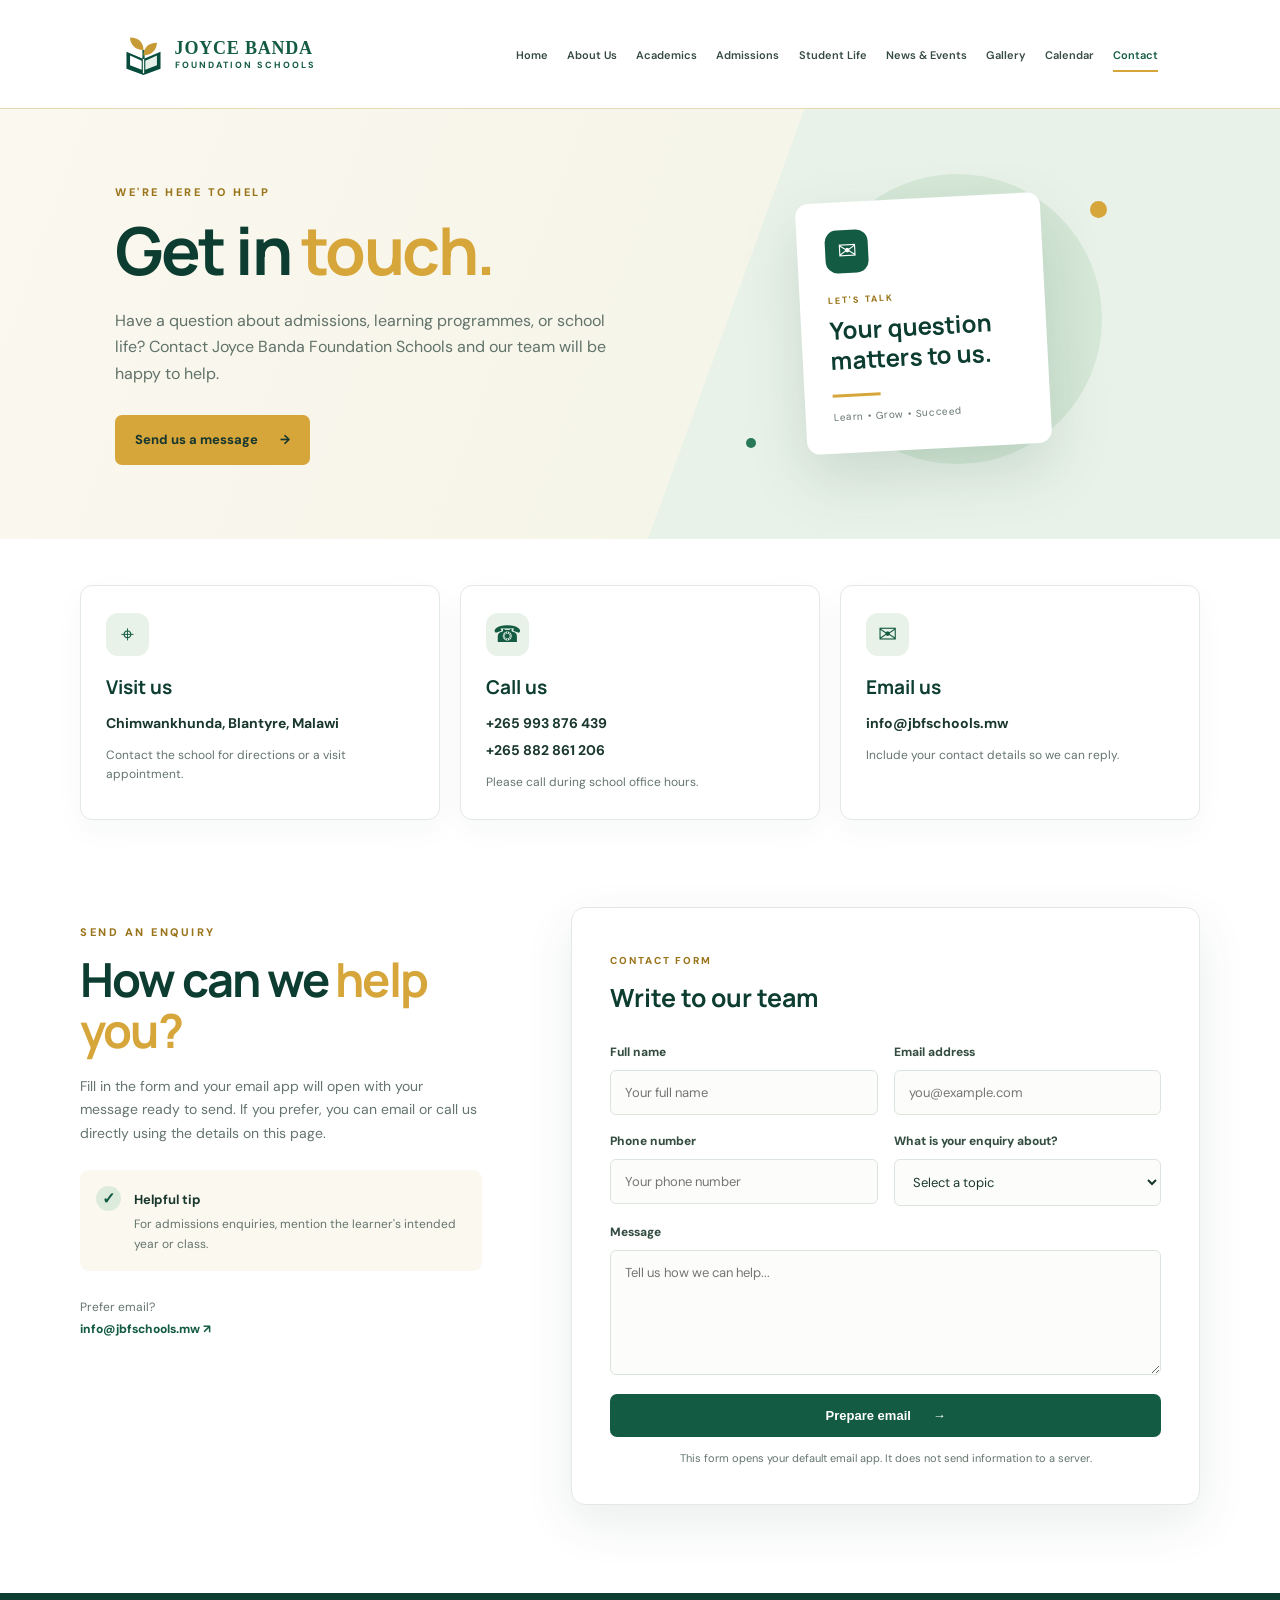
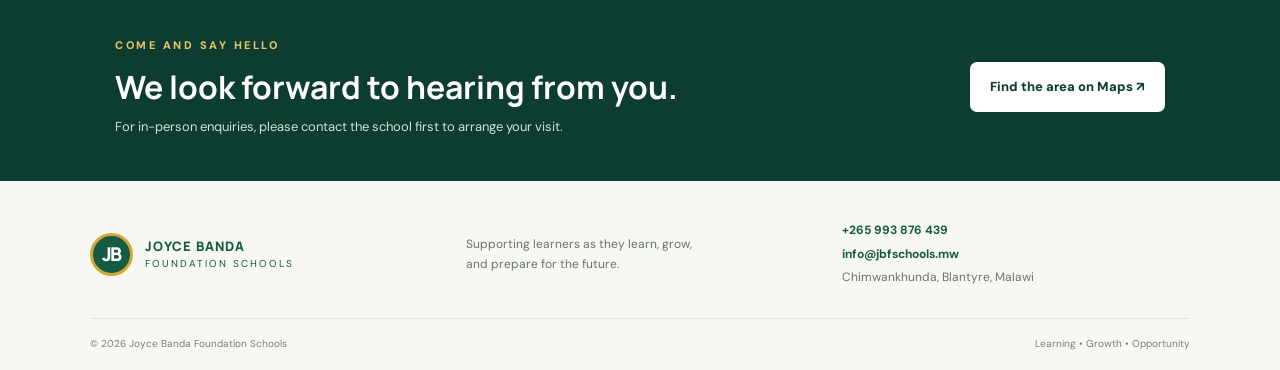
<file: contact.html>
<!DOCTYPE html>
<html lang="en">
<head>
  <meta charset="UTF-8">
  <meta name="viewport" content="width=device-width, initial-scale=1.0">
  <meta name="description" content="Contact Joyce Banda Foundation Schools in Chimwankhunda, Blantyre, Malawi.">
  <title>Contact Us | Joyce Banda Foundation Schools</title>
  <link rel="stylesheet" href="contact.css">
  <script src="contact.js" defer></script>
  <link rel="stylesheet" href="navigation.css">
</head>
<body>


    <header class="site-header">
        <nav class="navbar" aria-label="Main navigation">

            <div class="navigation-container">

                <a href="index.html" class="school-brand"
                   aria-label="Joyce Banda Foundation Schools home">

                    <span class="brand-symbol" aria-hidden="true">
                        <svg viewBox="0 0 48 48" fill="none">
                            <path d="M24 43V19" stroke="currentColor"
                                  stroke-width="2.5"/>
                            <path d="M24 19C14 19 9 12 9 5C19 5 24 11 24 19Z"
                                  fill="#C69A35"/>
                            <path d="M24 25C34 25 39 18 39 11C29 11 24 17 24 25Z"
                                  fill="#C69A35"/>
                            <path d="M5 21L24 29L43 21V40L24 47L5 40V21Z"
                                  fill="#064B3B"/>
                            <path d="M24 29V45" stroke="#FAF8F1"
                                  stroke-width="1.5"/>
                            <path d="M9 25L22 31V41L9 36V25Z"
                                  fill="#FFFFFF"/>
                            <path d="M39 25L26 31V41L39 36V25Z"
                                  fill="#E4F0E7"/>
                        </svg>
                    </span>

                    <span class="brand-text">
                        <strong>JOYCE BANDA</strong>
                        <small>FOUNDATION SCHOOLS</small>
                    </span>

                </a>


                <button class="menu-toggle"
                        id="menuToggle"
                        type="button"
                        aria-label="Open navigation menu"
                        aria-expanded="false"
                        aria-controls="navLinks">

                    <span></span>
                    <span></span>
                    <span></span>

                </button>


                <div class="nav-links" id="navLinks">

                    <a href="index.html">Home</a>
                    <a href="about.html">About Us</a>
                    <a href="academics.html">Academics</a>
                    <a href="admissions.html">Admissions</a>
                    <a href="student-life.html">Student Life</a>
                    <a href="news.html">News &amp; Events</a>
                    <a href="gallery.html">Gallery</a>
                    <a href="calendar.html">Calendar</a>
                    <a href="contact.html">Contact</a>

                </div>

            </div>

        </nav>
    </header>
  <main>
    <section class="hero">
      <div class="hero-content">
        <p class="eyebrow">WE'RE HERE TO HELP</p>
        <h1>Get in <span>touch.</span></h1>
        <p>Have a question about admissions, learning programmes, or school life? Contact Joyce Banda Foundation Schools and our team will be happy to help.</p>
        <a class="button button-gold" href="#contact-form">Send us a message <span aria-hidden="true">→</span></a>
      </div>
      <div class="hero-art" aria-hidden="true">
        <div class="art-circle circle-one"></div><div class="art-circle circle-two"></div>
        <div class="contact-card">
          <span class="card-icon">✉</span>
          <span class="card-label">LET'S TALK</span>
          <strong>Your question<br>matters to us.</strong>
          <span class="card-line"></span>
          <small>Learn • Grow • Succeed</small>
        </div>
        <span class="floating-dot dot-one"></span><span class="floating-dot dot-two"></span>
      </div>
    </section>

    <section class="contact-details section-wrap" aria-label="Contact information">
      <div class="info-card">
        <span class="info-icon">⌖</span>
        <h2>Visit us</h2>
        <p>Chimwankhunda, Blantyre, Malawi</p>
        <span class="info-note">Contact the school for directions or a visit appointment.</span>
      </div>
      <div class="info-card">
        <span class="info-icon">☎</span>
        <h2>Call us</h2>
        <p><a href="tel:+265993876439">+265 993 876 439</a><br><a href="tel:+265882861206">+265 882 861 206</a></p>
        <span class="info-note">Please call during school office hours.</span>
      </div>
      <div class="info-card">
        <span class="info-icon">✉</span>
        <h2>Email us</h2>
        <p><a href="mailto:info@jbfschools.mw">info@jbfschools.mw</a></p>
        <span class="info-note">Include your contact details so we can reply.</span>
      </div>
    </section>

    <section class="message-section section-wrap" id="contact-form">
      <div class="message-intro">
        <p class="eyebrow">SEND AN ENQUIRY</p>
        <h2>How can we <span>help you?</span></h2>
        <p>Fill in the form and your email app will open with your message ready to send. If you prefer, you can email or call us directly using the details on this page.</p>
        <div class="response-note"><span>✓</span><div><strong>Helpful tip</strong><p>For admissions enquiries, mention the learner's intended year or class.</p></div></div>
        <div class="mini-contact"><span>Prefer email?</span><a href="mailto:info@jbfschools.mw">info@jbfschools.mw ↗</a></div>
      </div>
      <form class="contact-form" id="contactForm">
        <div class="form-heading"><span>CONTACT FORM</span><h3>Write to our team</h3></div>
        <div class="field-row">
          <label>Full name <input type="text" name="name" placeholder="Your full name" autocomplete="name" required></label>
          <label>Email address <input type="email" name="email" placeholder="you@example.com" autocomplete="email" required></label>
        </div>
        <div class="field-row">
          <label>Phone number <input type="tel" name="phone" placeholder="Your phone number" autocomplete="tel"></label>
          <label>What is your enquiry about?
            <select name="topic" required>
              <option value="" selected disabled>Select a topic</option>
              <option>Admissions</option><option>Academics</option><option>School visit</option>
              <option>Student life</option><option>General enquiry</option><option>Other</option>
            </select>
          </label>
        </div>
        <label>Message <textarea name="message" rows="5" placeholder="Tell us how we can help..." required></textarea></label>
        <button class="button button-green submit-button" type="submit">Prepare email <span aria-hidden="true">→</span></button>
        <p class="form-note" id="formNote" role="status">This form opens your default email app. It does not send information to a server.</p>
      </form>
    </section>

    <section class="visit-strip">
      <div><p class="eyebrow">COME AND SAY HELLO</p><h2>We look forward to hearing from you.</h2><p>For in-person enquiries, please contact the school first to arrange your visit.</p></div>
      <a class="button button-light" href="https://www.google.com/maps/search/?api=1&query=Chimwankhunda%2C+Blantyre%2C+Malawi" target="_blank" rel="noopener noreferrer">Find the area on Maps ↗</a>
    </section>
  </main>

  <footer class="site-footer">
    <div class="footer-main">
      <a class="brand footer-brand" href="index.html"><span class="brand-mark" aria-hidden="true">JB</span><span class="brand-copy"><strong>JOYCE BANDA</strong><small>FOUNDATION SCHOOLS</small></span></a>
      <p>Supporting learners as they learn, grow, and prepare for the future.</p>
      <div class="footer-contact"><a href="tel:+265993876439">+265 993 876 439</a><a href="mailto:info@jbfschools.mw">info@jbfschools.mw</a><span>Chimwankhunda, Blantyre, Malawi</span></div>
    </div>
    <div class="footer-bottom"><span>© <span id="currentYear"></span> Joyce Banda Foundation Schools</span><span>Learning • Growth • Opportunity</span></div>
  </footer>
  <script src="navigation.js"></script>
</body>
</html>
</file>
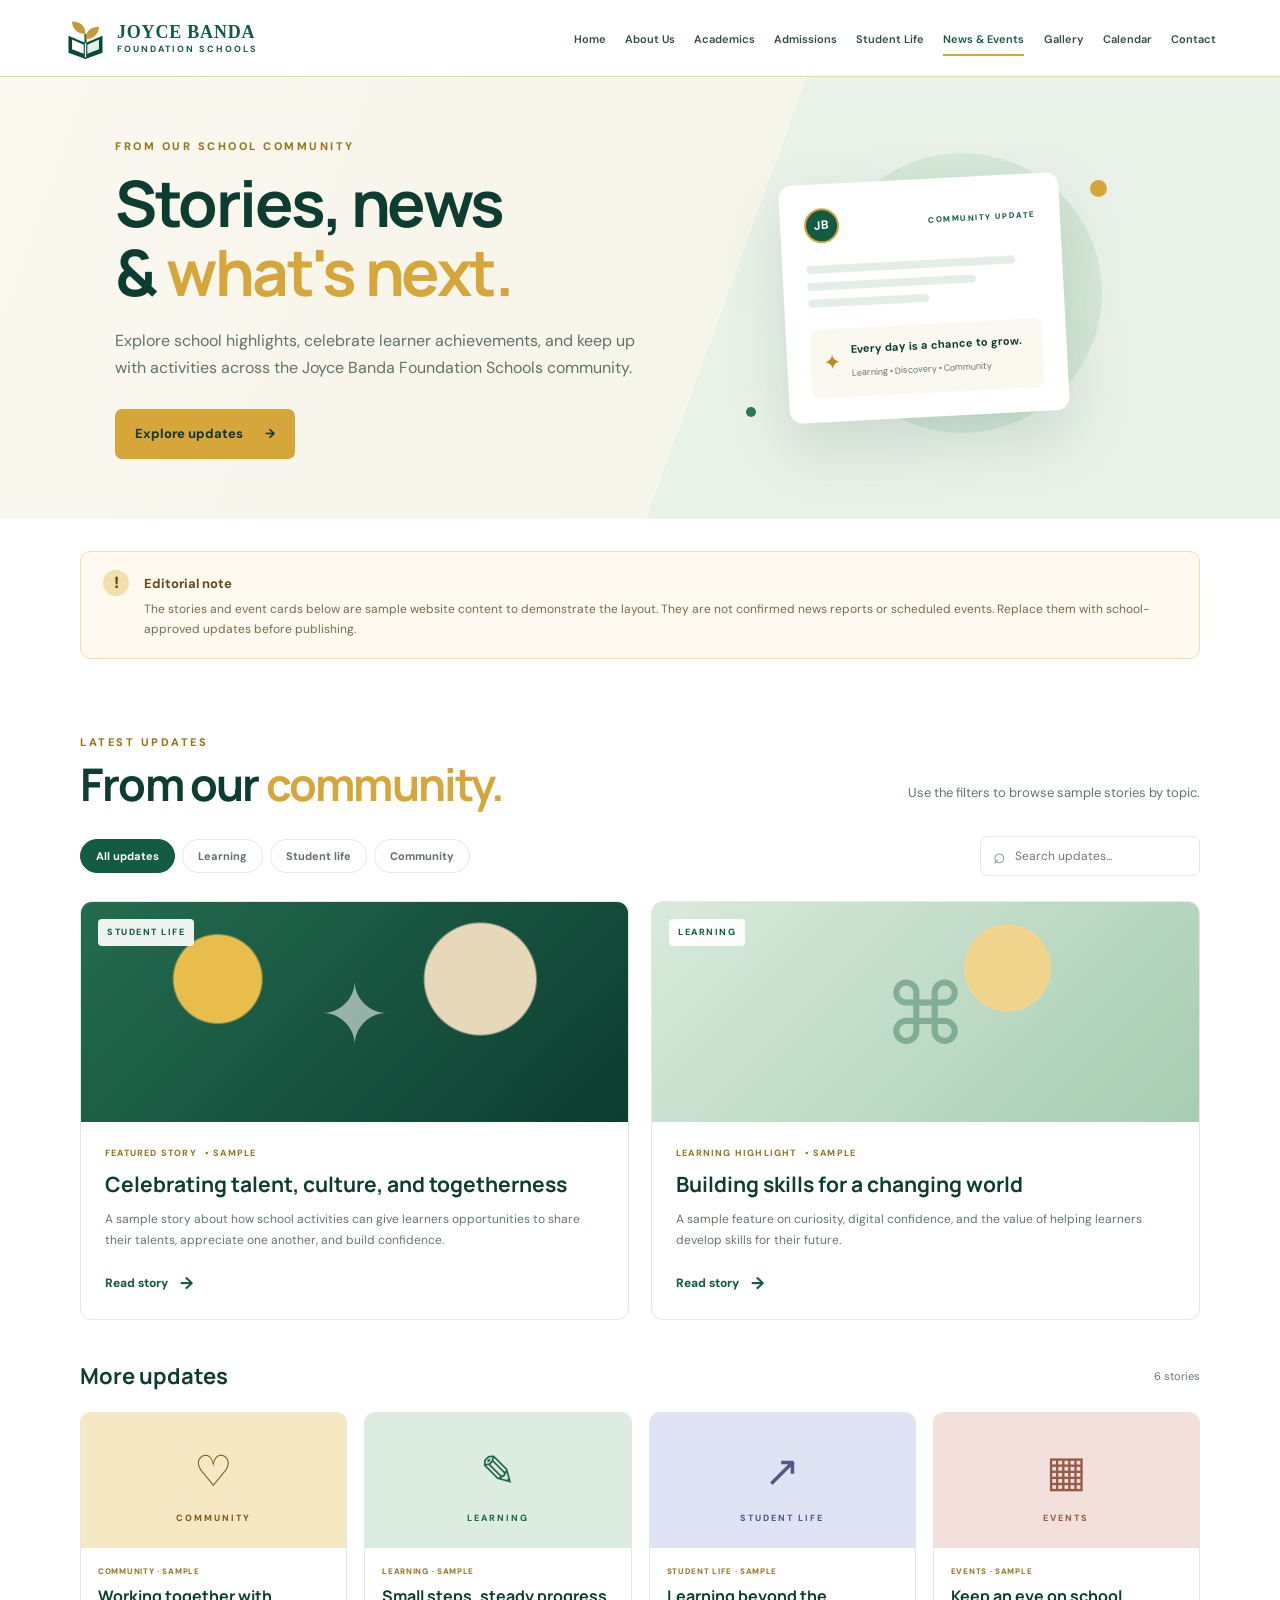
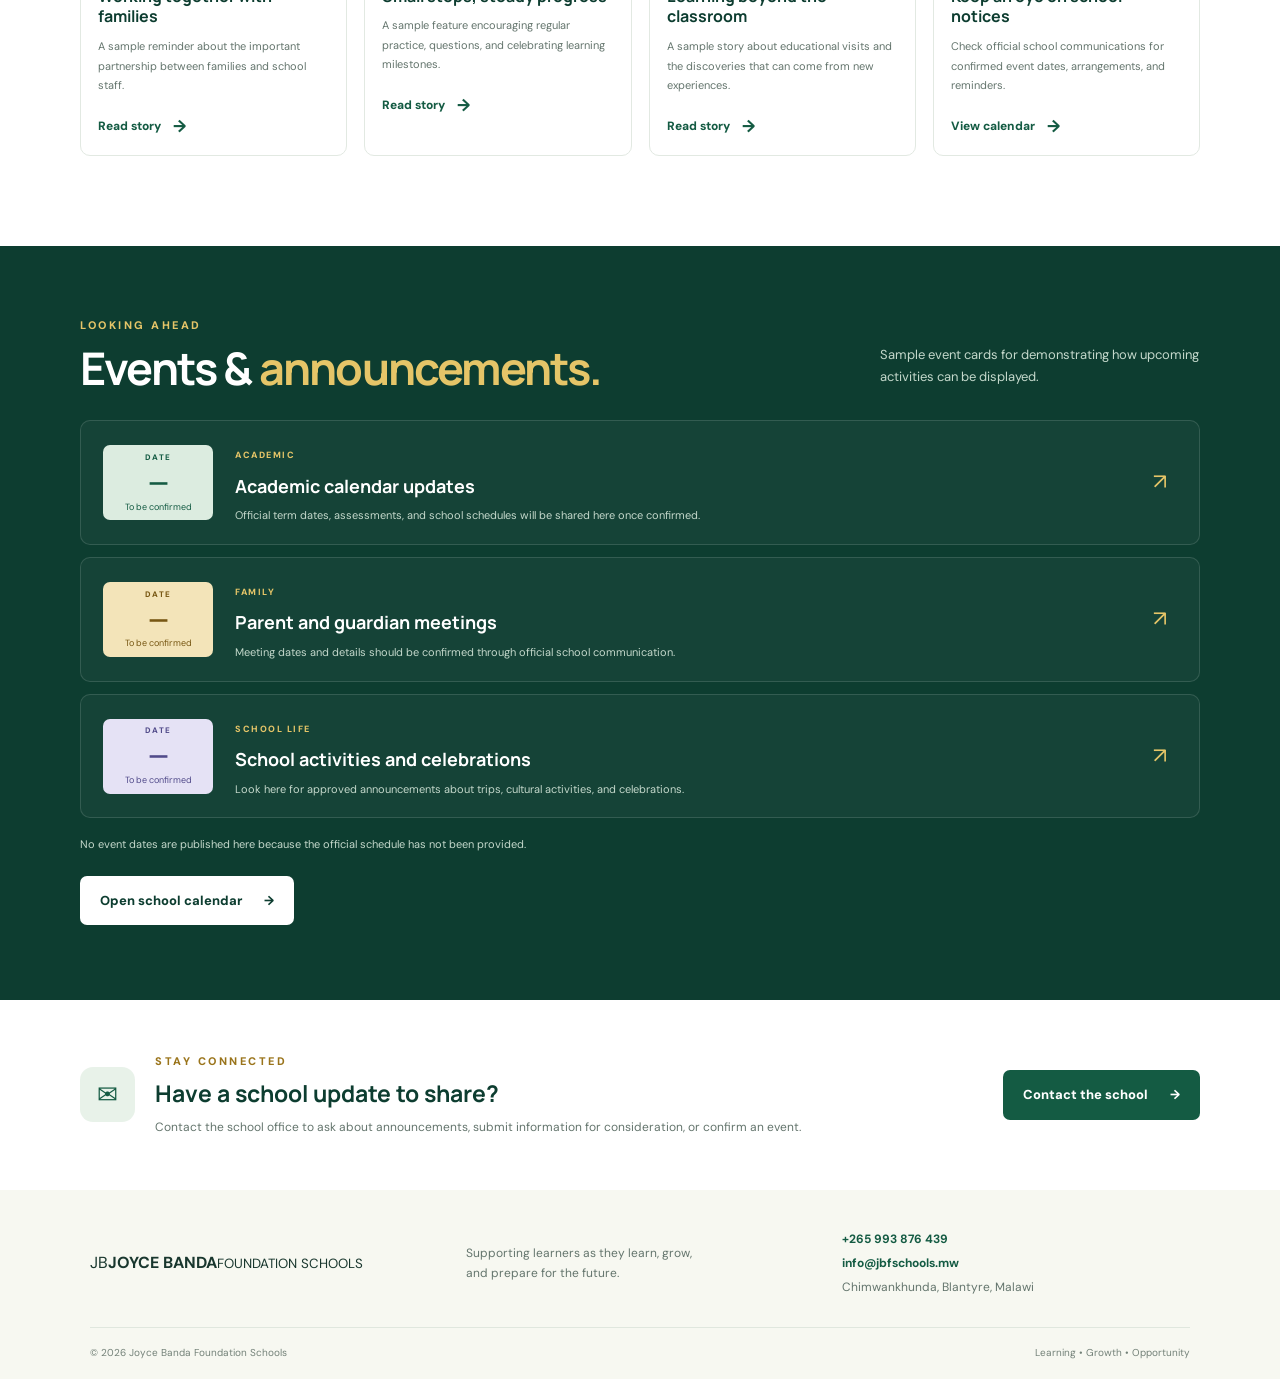
<file: news.html>
<!DOCTYPE html>
<html lang="en">
<head>
  <meta charset="UTF-8">
  <meta name="viewport" content="width=device-width, initial-scale=1.0">
  <meta name="description" content="News, announcements, and events from Joyce Banda Foundation Schools in Blantyre, Malawi.">
  <title>News &amp; Events | Joyce Banda Foundation Schools</title>
  <link rel="stylesheet" href="news.css">
  <script src="news.js" defer></script>
  <link rel="stylesheet" href="navigation.css">
</head>
<body>


    <header class="site-header">
        <nav class="navbar" aria-label="Main navigation">

            <div class="navigation-container">

                <a href="index.html" class="school-brand"
                   aria-label="Joyce Banda Foundation Schools home">

                    <span class="brand-symbol" aria-hidden="true">
                        <svg viewBox="0 0 48 48" fill="none">
                            <path d="M24 43V19" stroke="currentColor"
                                  stroke-width="2.5"/>
                            <path d="M24 19C14 19 9 12 9 5C19 5 24 11 24 19Z"
                                  fill="#C69A35"/>
                            <path d="M24 25C34 25 39 18 39 11C29 11 24 17 24 25Z"
                                  fill="#C69A35"/>
                            <path d="M5 21L24 29L43 21V40L24 47L5 40V21Z"
                                  fill="#064B3B"/>
                            <path d="M24 29V45" stroke="#FAF8F1"
                                  stroke-width="1.5"/>
                            <path d="M9 25L22 31V41L9 36V25Z"
                                  fill="#FFFFFF"/>
                            <path d="M39 25L26 31V41L39 36V25Z"
                                  fill="#E4F0E7"/>
                        </svg>
                    </span>

                    <span class="brand-text">
                        <strong>JOYCE BANDA</strong>
                        <small>FOUNDATION SCHOOLS</small>
                    </span>

                </a>


                <button class="menu-toggle"
                        id="menuToggle"
                        type="button"
                        aria-label="Open navigation menu"
                        aria-expanded="false"
                        aria-controls="navLinks">

                    <span></span>
                    <span></span>
                    <span></span>

                </button>


                <div class="nav-links" id="navLinks">

                    <a href="index.html">Home</a>
                    <a href="about.html">About Us</a>
                    <a href="academics.html">Academics</a>
                    <a href="admissions.html">Admissions</a>
                    <a href="student-life.html">Student Life</a>
                    <a href="news.html">News &amp; Events</a>
                    <a href="gallery.html">Gallery</a>
                    <a href="calendar.html">Calendar</a>
                    <a href="contact.html">Contact</a>

                </div>

            </div>

        </nav>
    </header>

<main>
  <section class="hero">
    <div class="hero-content">
      <p class="eyebrow">FROM OUR SCHOOL COMMUNITY</p>
      <h1>Stories, news<br>&amp; <span>what's next.</span></h1>
      <p>Explore school highlights, celebrate learner achievements, and keep up with activities across the Joyce Banda Foundation Schools community.</p>
      <a class="button button-gold" href="#latest-news">Explore updates <span aria-hidden="true">→</span></a>
    </div>
    <div class="hero-art" aria-hidden="true">
      <div class="art-circle circle-one"></div><div class="art-circle circle-two"></div>
      <div class="story-card">
        <div class="story-card-top"><span>JB</span><span>COMMUNITY UPDATE</span></div>
        <div class="story-lines"><i></i><i></i><i></i></div>
        <div class="story-highlight"><span>✦</span><div><strong>Every day is a chance to grow.</strong><small>Learning • Discovery • Community</small></div></div>
      </div>
      <span class="floating-dot dot-one"></span><span class="floating-dot dot-two"></span>
    </div>
  </section>

  <section class="notice section-wrap">
    <span class="notice-icon">!</span>
    <div><strong>Editorial note</strong><p>The stories and event cards below are sample website content to demonstrate the layout. They are not confirmed news reports or scheduled events. Replace them with school-approved updates before publishing.</p></div>
  </section>

  <section class="news-section section-wrap" id="latest-news">
    <div class="section-heading">
      <div><p class="eyebrow">LATEST UPDATES</p><h2>From our <span>community.</span></h2></div>
      <p>Use the filters to browse sample stories by topic.</p>
    </div>
    <div class="news-tools">
      <div class="filter-tabs" role="group" aria-label="Filter news by category">
        <button class="filter-tab active" data-filter="all" aria-pressed="true">All updates</button>
        <button class="filter-tab" data-filter="learning" aria-pressed="false">Learning</button>
        <button class="filter-tab" data-filter="student-life" aria-pressed="false">Student life</button>
        <button class="filter-tab" data-filter="community" aria-pressed="false">Community</button>
      </div>
      <label class="search-box"><span aria-hidden="true">⌕</span><input type="search" id="newsSearch" placeholder="Search updates..." aria-label="Search updates"></label>
    </div>

    <div class="featured-grid">
      <article class="featured-story news-card" data-category="student-life" data-search="student life culture activities learners school community sample">
        <div class="featured-image image-culture" role="img" aria-label="Decorative cultural event illustration"><span class="image-label">STUDENT LIFE</span><span class="image-art">✦</span></div>
        <div class="story-content"><p class="story-meta"><span>FEATURED STORY</span><span>• SAMPLE</span></p><h3>Celebrating talent, culture, and togetherness</h3><p>A sample story about how school activities can give learners opportunities to share their talents, appreciate one another, and build confidence.</p><button class="text-link read-story" data-story="culture">Read story <span>→</span></button></div>
      </article>
      <article class="featured-story news-card" data-category="learning" data-search="learning computers technology digital skills classroom education sample">
        <div class="featured-image image-learning" role="img" aria-label="Decorative learning and technology illustration"><span class="image-label">LEARNING</span><span class="image-art">⌘</span></div>
        <div class="story-content"><p class="story-meta"><span>LEARNING HIGHLIGHT</span><span>• SAMPLE</span></p><h3>Building skills for a changing world</h3><p>A sample feature on curiosity, digital confidence, and the value of helping learners develop skills for their future.</p><button class="text-link read-story" data-story="learning">Read story <span>→</span></button></div>
      </article>
    </div>

    <div class="section-subheading"><h3>More updates</h3><span id="resultsCount" aria-live="polite">4 stories</span></div>
    <div class="news-grid" id="newsGrid">
      <article class="news-card compact-card" data-category="community" data-search="community family partnership school families guardians sample">
        <div class="compact-art art-community"><span>♡</span><small>COMMUNITY</small></div><div class="compact-content"><p class="story-meta">COMMUNITY · SAMPLE</p><h3>Working together with families</h3><p>A sample reminder about the important partnership between families and school staff.</p><button class="text-link read-story" data-story="families">Read story <span>→</span></button></div>
      </article>
      <article class="news-card compact-card" data-category="learning" data-search="academic learning progress reading practice assessment sample">
        <div class="compact-art art-learning"><span>✎</span><small>LEARNING</small></div><div class="compact-content"><p class="story-meta">LEARNING · SAMPLE</p><h3>Small steps, steady progress</h3><p>A sample feature encouraging regular practice, questions, and celebrating learning milestones.</p><button class="text-link read-story" data-story="progress">Read story <span>→</span></button></div>
      </article>
      <article class="news-card compact-card" data-category="student-life" data-search="educational trip excursion discovery student life sample">
        <div class="compact-art art-trips"><span>↗</span><small>STUDENT LIFE</small></div><div class="compact-content"><p class="story-meta">STUDENT LIFE · SAMPLE</p><h3>Learning beyond the classroom</h3><p>A sample story about educational visits and the discoveries that can come from new experiences.</p><button class="text-link read-story" data-story="trips">Read story <span>→</span></button></div>
      </article>
      <article class="news-card compact-card" data-category="community" data-search="school event calendar announcements date confirmation community sample">
        <div class="compact-art art-events"><span>▦</span><small>EVENTS</small></div><div class="compact-content"><p class="story-meta">EVENTS · SAMPLE</p><h3>Keep an eye on school notices</h3><p>Check official school communications for confirmed event dates, arrangements, and reminders.</p><a class="text-link" href="calendar.html">View calendar <span>→</span></a></div>
      </article>
    </div>
    <div class="no-results" id="noResults" hidden>No updates match your search. Try another keyword or select a different category.</div>
  </section>

  <section class="events-section">
    <div class="section-wrap">
      <div class="section-heading light-heading">
        <div><p class="eyebrow">LOOKING AHEAD</p><h2>Events &amp; <span>announcements.</span></h2></div>
        <p>Sample event cards for demonstrating how upcoming activities can be displayed.</p>
      </div>
      <div class="event-cards">
        <article class="event-card"><div class="event-date"><span>DATE</span><strong>—</strong><small>To be confirmed</small></div><div class="event-info"><span class="event-tag">ACADEMIC</span><h3>Academic calendar updates</h3><p>Official term dates, assessments, and school schedules will be shared here once confirmed.</p></div><span class="event-arrow">↗</span></article>
        <article class="event-card"><div class="event-date gold-date"><span>DATE</span><strong>—</strong><small>To be confirmed</small></div><div class="event-info"><span class="event-tag">FAMILY</span><h3>Parent and guardian meetings</h3><p>Meeting dates and details should be confirmed through official school communication.</p></div><span class="event-arrow">↗</span></article>
        <article class="event-card"><div class="event-date purple-date"><span>DATE</span><strong>—</strong><small>To be confirmed</small></div><div class="event-info"><span class="event-tag">SCHOOL LIFE</span><h3>School activities and celebrations</h3><p>Look here for approved announcements about trips, cultural activities, and celebrations.</p></div><span class="event-arrow">↗</span></article>
      </div>
      <p class="events-footnote">No event dates are published here because the official schedule has not been provided.</p>
      <a class="button button-light" href="calendar.html">Open school calendar <span aria-hidden="true">→</span></a>
    </div>
  </section>

  <section class="subscribe-section section-wrap">
    <div class="subscribe-icon">✉</div><div class="subscribe-copy"><p class="eyebrow">STAY CONNECTED</p><h2>Have a school update to share?</h2><p>Contact the school office to ask about announcements, submit information for consideration, or confirm an event.</p></div><a class="button button-green" href="contact.html">Contact the school <span aria-hidden="true">→</span></a>
  </section>
</main>

<div class="modal" id="storyModal" hidden>
  <div class="modal-backdrop" data-close-modal></div>
  <section class="modal-dialog" role="dialog" aria-modal="true" aria-labelledby="modalTitle">
    <button class="modal-close" type="button" aria-label="Close story" data-close-modal>×</button>
    <p class="eyebrow">SAMPLE STORY</p><h2 id="modalTitle">Story title</h2><p id="modalBody"></p>
    <p class="modal-note">This is illustrative sample copy. Replace it with a school-approved story before publishing.</p>
    <a class="button button-green" href="contact.html">Contact the school <span aria-hidden="true">→</span></a>
  </section>
</div>

<footer class="site-footer">
  <div class="footer-main">
    <a class="brand footer-brand" href="index.html"><span class="brand-mark" aria-hidden="true">JB</span><span class="brand-copy"><strong>JOYCE BANDA</strong><small>FOUNDATION SCHOOLS</small></span></a>
    <p>Supporting learners as they learn, grow, and prepare for the future.</p>
    <div class="footer-contact"><a href="tel:+265993876439">+265 993 876 439</a><a href="mailto:info@jbfschools.mw">info@jbfschools.mw</a><span>Chimwankhunda, Blantyre, Malawi</span></div>
  </div>
  <div class="footer-bottom"><span>© <span id="currentYear"></span> Joyce Banda Foundation Schools</span><span>Learning • Growth • Opportunity</span></div>
</footer>
<script src="navigation.js"></script>
</body>
</html>
</file>
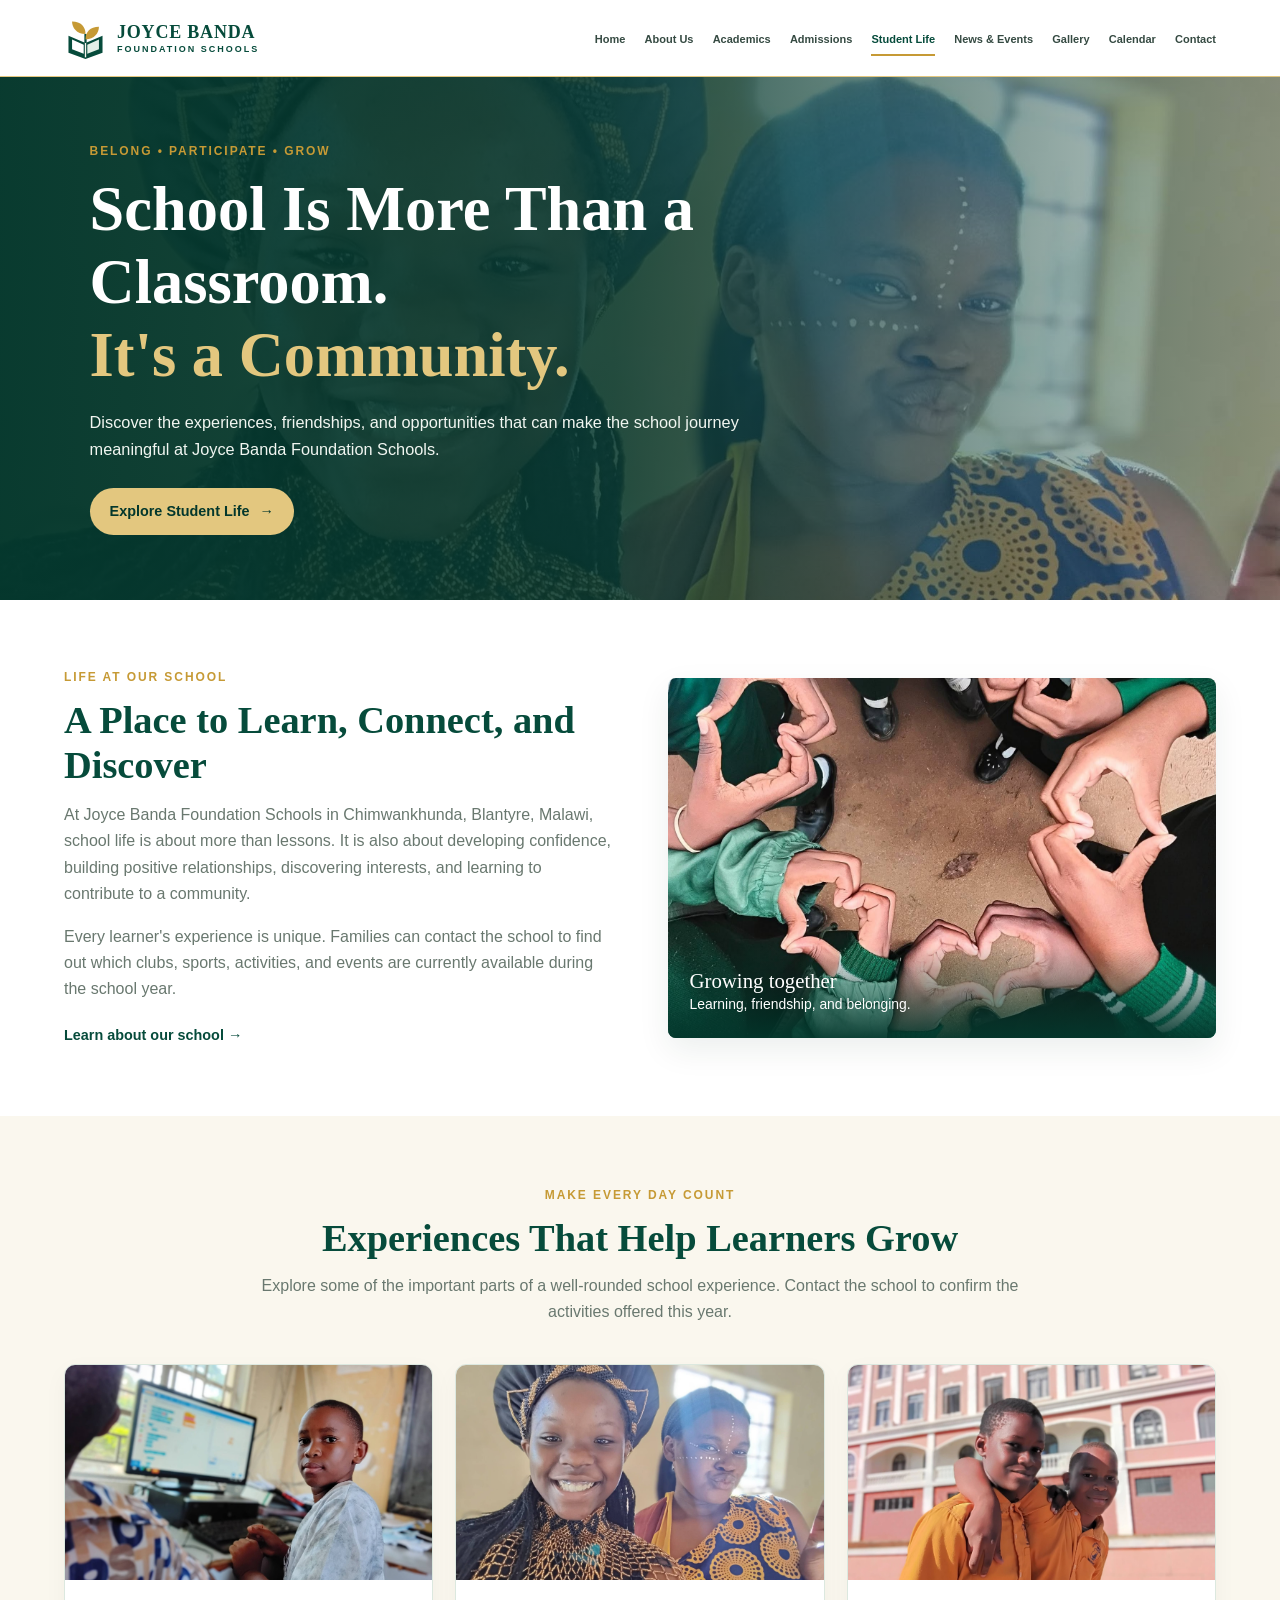
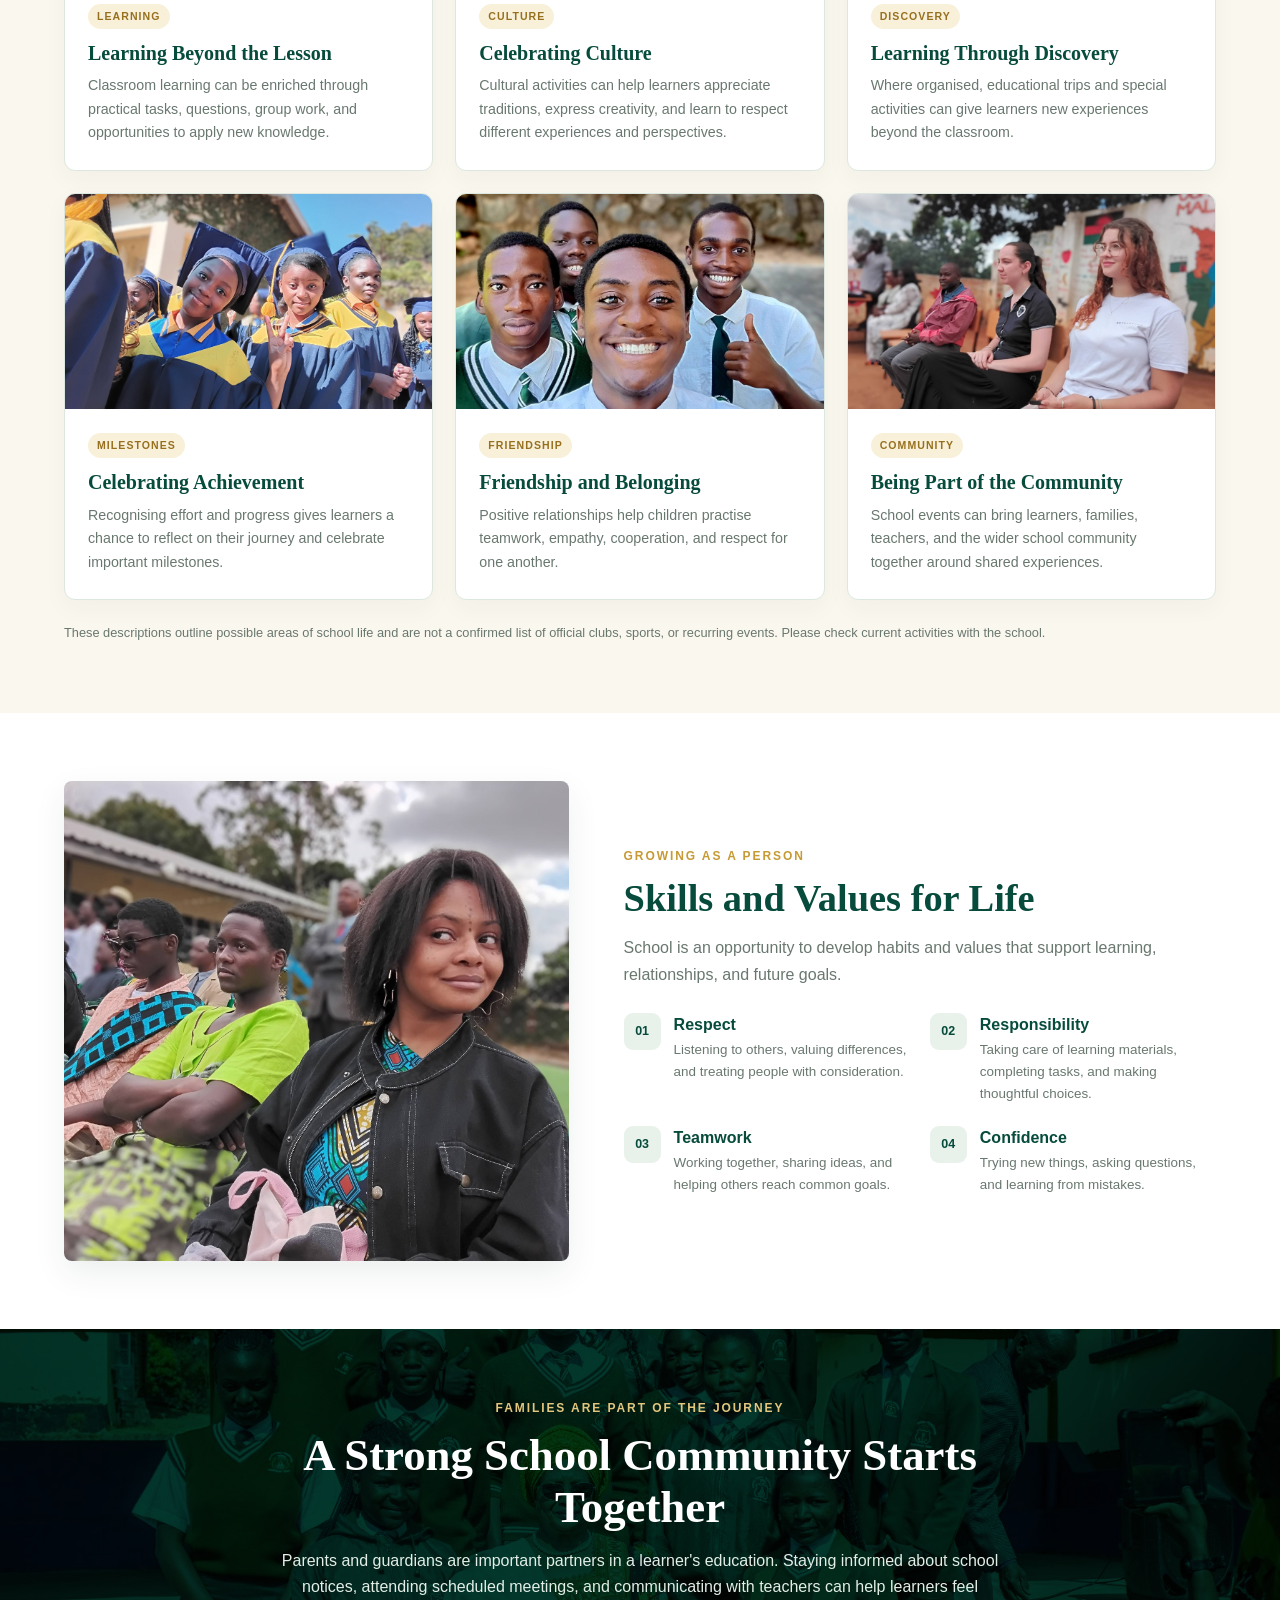
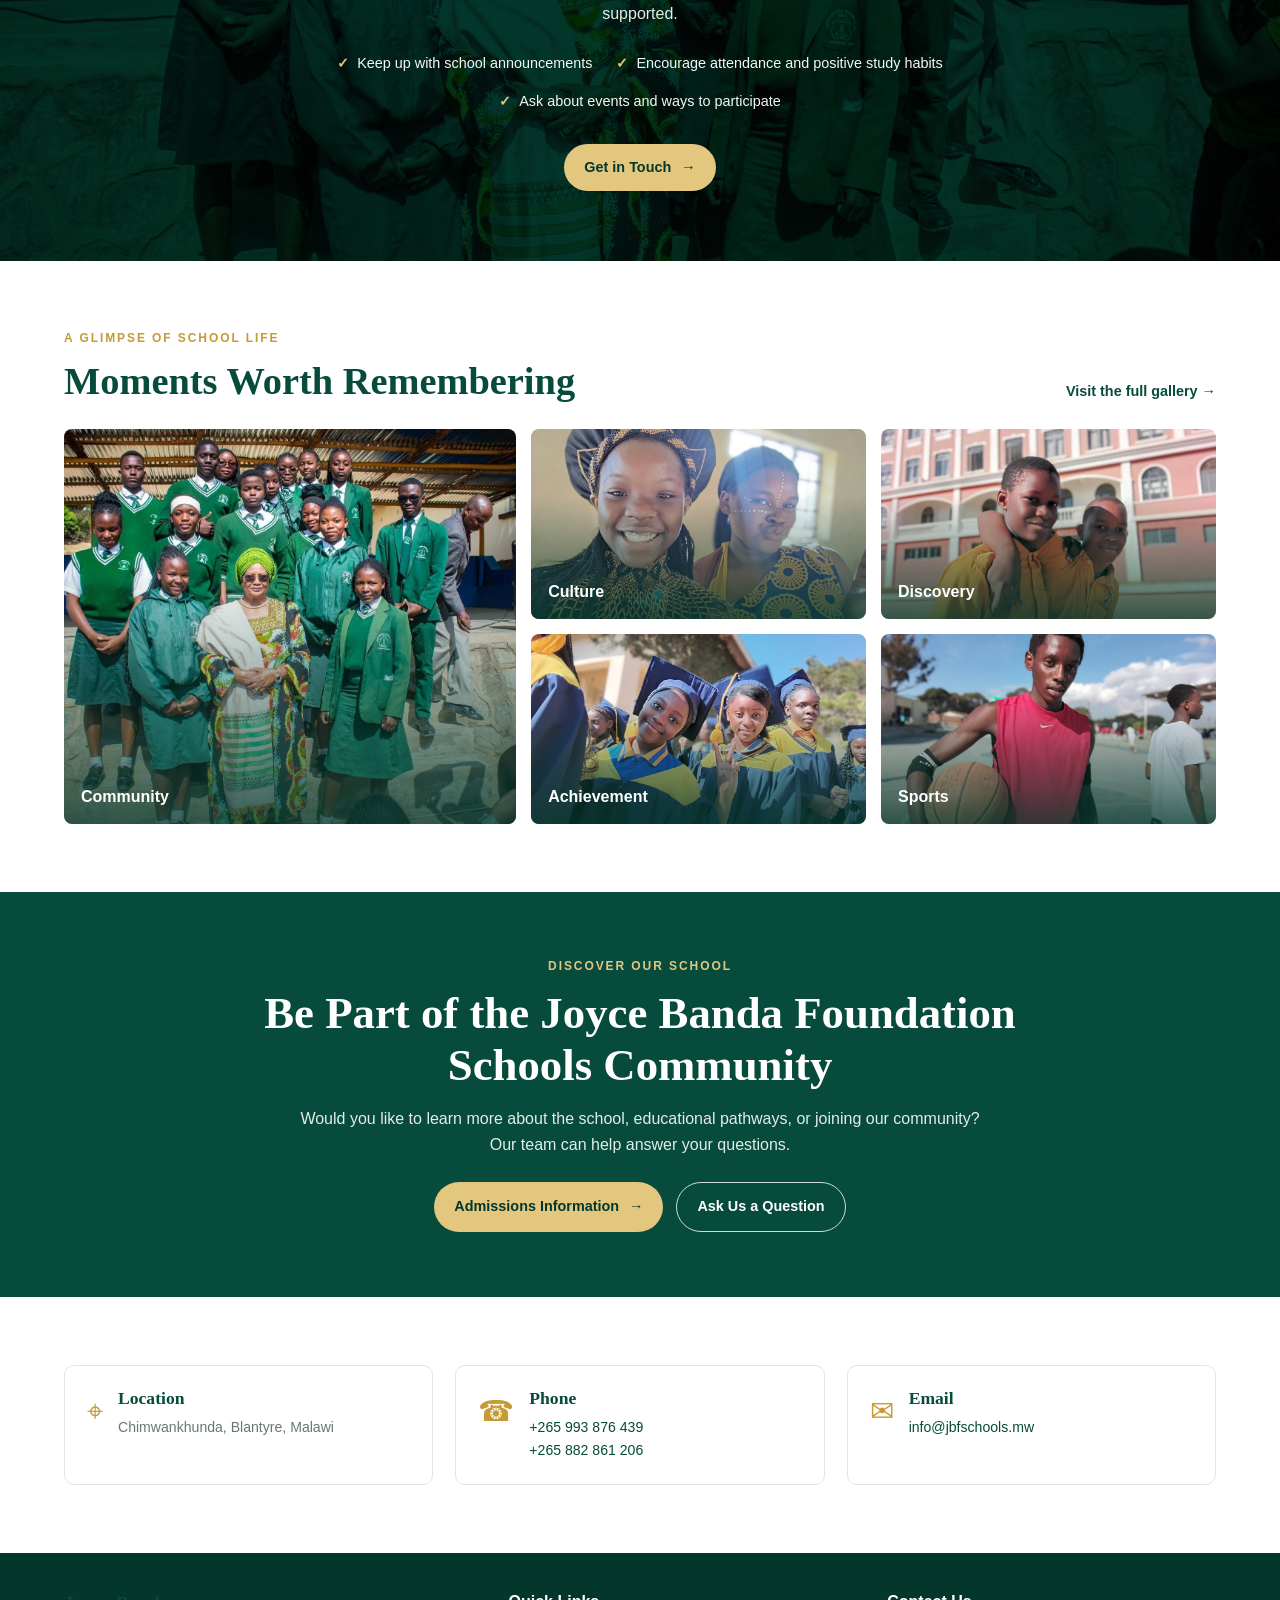
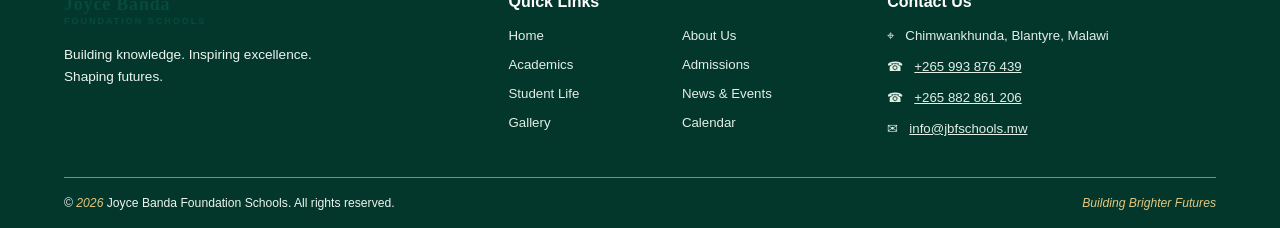
<file: student-life.html>
<!DOCTYPE html>
<html lang="en">
<head>
    <meta charset="UTF-8">
    <meta name="viewport" content="width=device-width, initial-scale=1.0">
    <meta name="description" content="Discover student life at Joyce Banda Foundation Schools in Chimwankhunda, Blantyre, Malawi, including school community, cultural activities, learning, and personal growth.">
    <title>Student Life | Joyce Banda Foundation Schools</title>
    <link rel="stylesheet" href="student-life.css">
    <link rel="stylesheet" href="navigation.css">
</head>
<body>


    <header class="site-header">
        <nav class="navbar" aria-label="Main navigation">

            <div class="navigation-container">

                <a href="index.html" class="school-brand"
                   aria-label="Joyce Banda Foundation Schools home">

                    <span class="brand-symbol" aria-hidden="true">
                        <svg viewBox="0 0 48 48" fill="none">
                            <path d="M24 43V19" stroke="currentColor"
                                  stroke-width="2.5"/>
                            <path d="M24 19C14 19 9 12 9 5C19 5 24 11 24 19Z"
                                  fill="#C69A35"/>
                            <path d="M24 25C34 25 39 18 39 11C29 11 24 17 24 25Z"
                                  fill="#C69A35"/>
                            <path d="M5 21L24 29L43 21V40L24 47L5 40V21Z"
                                  fill="#064B3B"/>
                            <path d="M24 29V45" stroke="#FAF8F1"
                                  stroke-width="1.5"/>
                            <path d="M9 25L22 31V41L9 36V25Z"
                                  fill="#FFFFFF"/>
                            <path d="M39 25L26 31V41L39 36V25Z"
                                  fill="#E4F0E7"/>
                        </svg>
                    </span>

                    <span class="brand-text">
                        <strong>JOYCE BANDA</strong>
                        <small>FOUNDATION SCHOOLS</small>
                    </span>

                </a>


                <button class="menu-toggle"
                        id="menuToggle"
                        type="button"
                        aria-label="Open navigation menu"
                        aria-expanded="false"
                        aria-controls="navLinks">

                    <span></span>
                    <span></span>
                    <span></span>

                </button>


                <div class="nav-links" id="navLinks">
                    <a href="index.html">Home</a>
                    <a href="about.html">About Us</a>
                    <a href="academics.html">Academics</a>
                    <a href="admissions.html">Admissions</a>
                    <a href="student-life.html">Student Life</a>
                    <a href="news.html">News &amp; Events</a>
                    <a href="gallery.html">Gallery</a>
                    <a href="calendar.html">Calendar</a>
                    <a href="contact.html">Contact</a>

                </div>

            </div>

        </nav>
    </header>

<main>
    <section class="student-hero">
        <div class="hero-overlay"></div>
        <div class="hero-content">
            <p class="eyebrow">BELONG • PARTICIPATE • GROW</p>
            <h1>School Is More Than a Classroom.<br><span>It's a Community.</span></h1>
            <p>Discover the experiences, friendships, and opportunities that can make the school journey meaningful at Joyce Banda Foundation Schools.</p>
            <a class="button button-gold" href="#student-experiences">Explore Student Life <span aria-hidden="true">→</span></a>
        </div>
    </section>

    <section class="intro-section section-wrap">
        <div class="intro-copy">
            <p class="eyebrow">LIFE AT OUR SCHOOL</p>
            <h2>A Place to Learn, Connect, and Discover</h2>
            <p>At Joyce Banda Foundation Schools in Chimwankhunda, Blantyre, Malawi, school life is about more than lessons. It is also about developing confidence, building positive relationships, discovering interests, and learning to contribute to a community.</p>
            <p>Every learner's experience is unique. Families can contact the school to find out which clubs, sports, activities, and events are currently available during the school year.</p>
            <a class="text-link" href="about.html">Learn about our school <span aria-hidden="true">→</span></a>
        </div>
        <div class="intro-image"><img src="images/hearts.jpg" alt="Learners smiling together at school"><div class="image-caption"><strong>Growing together</strong><span>Learning, friendship, and belonging.</span></div></div>
    </section>

    <section class="experiences-section" id="student-experiences">
        <div class="section-heading">
            <p class="eyebrow">MAKE EVERY DAY COUNT</p>
            <h2>Experiences That Help Learners Grow</h2>
            <p>Explore some of the important parts of a well-rounded school experience. Contact the school to confirm the activities offered this year.</p>
        </div>
        <div class="experience-grid">
            <article class="experience-card">
                <img src="images/computers.jpg" alt="Learners using computers for educational activities">
                <div class="experience-content"><span class="card-tag">LEARNING</span><h3>Learning Beyond the Lesson</h3><p>Classroom learning can be enriched through practical tasks, questions, group work, and opportunities to apply new knowledge.</p></div>
            </article>
            <article class="experience-card">
                <img src="images/culturalday.jpg" alt="Learners taking part in a school cultural activity">
                <div class="experience-content"><span class="card-tag">CULTURE</span><h3>Celebrating Culture</h3><p>Cultural activities can help learners appreciate traditions, express creativity, and learn to respect different experiences and perspectives.</p></div>
            </article>
            <article class="experience-card">
                <img src="images/schootrip1.jpg" alt="School trip experience">
                <div class="experience-content"><span class="card-tag">DISCOVERY</span><h3>Learning Through Discovery</h3><p>Where organised, educational trips and special activities can give learners new experiences beyond the classroom.</p></div>
            </article>
            <article class="experience-card">
                <img src="images/graduationprimary.jpg" alt="Primary learners celebrating a graduation milestone">
                <div class="experience-content"><span class="card-tag">MILESTONES</span><h3>Celebrating Achievement</h3><p>Recognising effort and progress gives learners a chance to reflect on their journey and celebrate important milestones.</p></div>
            </article>
            <article class="experience-card">
                <img src="images/allsmilesboys.jpg" alt="Schoolboys sharing a happy moment">
                <div class="experience-content"><span class="card-tag">FRIENDSHIP</span><h3>Friendship and Belonging</h3><p>Positive relationships help children practise teamwork, empathy, cooperation, and respect for one another.</p></div>
            </article>
            <article class="experience-card">
                <img src="images/finee.jpg" alt="School activity at Joyce Banda Foundation Schools">
                <div class="experience-content"><span class="card-tag">COMMUNITY</span><h3>Being Part of the Community</h3><p>School events can bring learners, families, teachers, and the wider school community together around shared experiences.</p></div>
            </article>
        </div>
        <p class="section-disclaimer">These descriptions outline possible areas of school life and are not a confirmed list of official clubs, sports, or recurring events. Please check current activities with the school.</p>
    </section>

    <section class="values-section section-wrap">
        <div class="values-image"><img src="images/culturalday3.jpg" alt="Learners participating in a cultural day activity"></div>
        <div class="values-copy">
            <p class="eyebrow">GROWING AS A PERSON</p>
            <h2>Skills and Values for Life</h2>
            <p>School is an opportunity to develop habits and values that support learning, relationships, and future goals.</p>
            <div class="values-list">
                <article><span aria-hidden="true">01</span><div><h3>Respect</h3><p>Listening to others, valuing differences, and treating people with consideration.</p></div></article>
                <article><span aria-hidden="true">02</span><div><h3>Responsibility</h3><p>Taking care of learning materials, completing tasks, and making thoughtful choices.</p></div></article>
                <article><span aria-hidden="true">03</span><div><h3>Teamwork</h3><p>Working together, sharing ideas, and helping others reach common goals.</p></div></article>
                <article><span aria-hidden="true">04</span><div><h3>Confidence</h3><p>Trying new things, asking questions, and learning from mistakes.</p></div></article>
            </div>
        </div>
    </section>

    <section class="community-section">
        <div class="community-content">
            <p class="eyebrow">FAMILIES ARE PART OF THE JOURNEY</p>
            <h2>A Strong School Community Starts Together</h2>
            <p>Parents and guardians are important partners in a learner's education. Staying informed about school notices, attending scheduled meetings, and communicating with teachers can help learners feel supported.</p>
            <div class="community-points">
                <div><span aria-hidden="true">✓</span> Keep up with school announcements</div>
                <div><span aria-hidden="true">✓</span> Encourage attendance and positive study habits</div>
                <div><span aria-hidden="true">✓</span> Ask about events and ways to participate</div>
            </div>
            <a class="button button-gold" href="contact.html">Get in Touch <span aria-hidden="true">→</span></a>
        </div>
    </section>

    <section class="school-gallery section-wrap">
        <div class="gallery-heading">
            <div><p class="eyebrow">A GLIMPSE OF SCHOOL LIFE</p><h2>Moments Worth Remembering</h2></div>
            <a class="text-link" href="gallery.html">Visit the full gallery <span aria-hidden="true">→</span></a>
        </div>
        <div class="mini-gallery">
            <a href="gallery.html" class="gallery-tile tile-large"><img src="images/JBwithkids.jpg" alt="School community moment"><span>Community</span></a>
            <a href="gallery.html" class="gallery-tile"><img src="images/culturalday.jpg" alt="Cultural day at school"><span>Culture</span></a>
            <a href="gallery.html" class="gallery-tile"><img src="images/schootrip1.jpg" alt="Learners on a school trip"><span>Discovery</span></a>
            <a href="gallery.html" class="gallery-tile"><img src="images/graduationprimary.jpg" alt="Primary graduation celebration"><span>Achievement</span></a>
            <a href="gallery.html" class="gallery-tile"><img src="images/basketball.jpg" alt="Learners having sports day"><span>Sports</span></a>


        </div>
    </section>

    <section class="student-cta">
        <div class="cta-content">
            <p class="eyebrow">DISCOVER OUR SCHOOL</p>
            <h2>Be Part of the Joyce Banda Foundation Schools Community</h2>
            <p>Would you like to learn more about the school, educational pathways, or joining our community? Our team can help answer your questions.</p>
            <div class="cta-actions"><a class="button button-gold" href="admissions.html">Admissions Information <span aria-hidden="true">→</span></a><a class="button button-light-outline" href="mailto:info@jbfschools.mw?subject=Student%20Life%20Enquiry">Ask Us a Question</a></div>
        </div>
    </section>

    <section class="quick-info section-wrap">
        <article><span aria-hidden="true">⌖</span><div><h3>Location</h3><p>Chimwankhunda, Blantyre, Malawi</p></div></article>
        <article><span aria-hidden="true">☎</span><div><h3>Phone</h3><p><a href="tel:+265993876439">+265 993 876 439</a><br><a href="tel:+265882861206">+265 882 861 206</a></p></div></article>
        <article><span aria-hidden="true">✉</span><div><h3>Email</h3><p><a href="mailto:info@jbfschools.mw">info@jbfschools.mw</a></p></div></article>
    </section>
</main>

<footer class="site-footer">
    <div class="footer-main">
        <div class="footer-brand">
            <a class="school-brand footer-school-brand" href="index.html" aria-label="Joyce Banda Foundation Schools home">
               
                <span class="brand-text"><strong>Joyce Banda</strong><small>FOUNDATION SCHOOLS</small></span>
            </a>
            <p>Building knowledge. Inspiring excellence. Shaping futures.</p>
        </div>
        <div class="footer-links"><h2>Quick Links</h2><a href="index.html">Home</a><a href="about.html">About Us</a><a href="academics.html">Academics</a><a href="admissions.html">Admissions</a><a href="student-life.html">Student Life</a><a href="news.html">News &amp; Events</a><a href="gallery.html">Gallery</a><a href="calendar.html">Calendar</a></div>
        <div class="footer-contact"><h2>Contact Us</h2><p>⌖ &nbsp; Chimwankhunda, Blantyre, Malawi</p><p>☎ &nbsp; <a href="tel:+265993876439">+265 993 876 439</a></p><p>☎ &nbsp; <a href="tel:+265882861206">+265 882 861 206</a></p><p>✉ &nbsp; <a href="mailto:info@jbfschools.mw">info@jbfschools.mw</a></p></div>
    </div>
    <div class="footer-bottom"><p>© <span id="currentYear"></span> Joyce Banda Foundation Schools. All rights reserved.</p><span>Building Brighter Futures</span></div>
</footer>
<script src="student-life.js"></script>
<script src="navigation.js"></script>
</body>
</html>
</file>
<file: about.css>
:root {
    --green: #064b3b;
    --green-dark: #03372c;
    --green-light: #17634e;
    --gold: #c69a35;
    --gold-light: #e3c77f;
    --cream: #faf7ee;
    --mint: #e8f2eb;
    --white: #fff;
    --text: #34473e;
    --muted: #69786f;
    --border: #dce8df;
    --shadow: 0 12px 32px rgba(3, 55, 44, .08);
}
* { box-sizing: border-box; }
html { scroll-behavior: smooth; scroll-padding-top: 90px; }
body { margin: 0; color: var(--text); background: var(--white); font-family: Arial, Helvetica, sans-serif; line-height: 1.65; }
a { color: inherit; }
img { display: block; width: 100%; height: 100%; object-fit: cover; }
h1, h2, h3 { color: var(--green); font-family: Georgia, 'Times New Roman', serif; line-height: 1.16; margin-top: 0; }
h2 { font-size: clamp(1.8rem, 3vw, 2.55rem); margin-bottom: 14px; }
p { margin-top: 0; }
.about-hero { min-height: 340px; position: relative; overflow: hidden; background: var(--green-dark); display: flex; align-items: center; }
.hero-content { width: 49%; position: relative; z-index: 2; padding: 54px 0 54px 7%; color: white; }
.hero-content h1 { max-width: 590px; font-size: clamp(2.25rem, 4.5vw, 3.8rem); color: white; margin-bottom: 16px; }
.hero-content h1 span { color: var(--gold-light); display: block; }
.hero-content > p:not(.eyebrow) { max-width: 440px; color: #f2f7f2; margin-bottom: 24px; }
.eyebrow { color: var(--gold); font-size: .75rem; font-weight: 800; letter-spacing: .16em; margin-bottom: 10px; }
.hero-image { position: absolute; inset: 0 0 0 43%; background: linear-gradient(90deg, var(--green-dark) 0%, rgba(3,55,44,.08) 40%, rgba(3,55,44,.05) 100%), url('images/allsmiles.jpg') center 40%/cover no-repeat; }
.button { display: inline-flex; align-items: center; justify-content: center; gap: 10px; padding: 12px 20px; border-radius: 30px; text-decoration: none; font-weight: 700; font-size: .9rem; transition: transform .2s, background .2s; }
.button:hover { transform: translateY(-2px); }
.button-gold { background: var(--gold-light); color: var(--green-dark); }
.button-green { background: var(--green); color: white; }
.button-green:hover { background: var(--green-light); }
.button-outline { border: 1px solid var(--green); color: var(--green); }
.section-wrap { max-width: 1400px; margin: auto; padding: 64px 5%; }
.story-section { display: grid; grid-template-columns: 1fr 1.15fr .95fr; gap: 32px; align-items: stretch; }
.story-image { position: relative; min-height: 300px; border-radius: 5px; overflow: hidden; box-shadow: var(--shadow); }
.story-image img { min-height: 300px; }
.image-caption { position: absolute; bottom: 0; left: 0; right: 0; display: flex; flex-direction: column; padding: 17px 20px; background: linear-gradient(transparent, rgba(3,55,44,.96)); color: white; }
.image-caption strong { font-family: Georgia, serif; }
.image-caption span { font-size: .78rem; }
.story-copy h2 { margin-bottom: 15px; }
.story-copy p:not(.eyebrow) { font-size: .94rem; }
.text-link { display: inline-block; color: var(--green); font-size: .9rem; font-weight: 700; text-decoration: none; margin-top: 6px; }
.text-link:hover { color: #98701b; }
.school-info-card { padding: 24px; border-radius: 6px; background: linear-gradient(145deg, #f0f6f0, #e7f0e8); }
.school-info-card h2 { font-size: 1.55rem; margin-bottom: 18px; }
.info-row { display: flex; gap: 13px; margin: 16px 0; align-items: flex-start; }
.info-icon { width: 25px; color: var(--green); font-size: 1.25rem; line-height: 1.3; text-align: center; }
.info-row strong { color: var(--green); font-size: .88rem; }
.info-row p { font-size: .84rem; margin: 2px 0 0; overflow-wrap: anywhere; }
.info-row a, .footer-contact a { text-decoration: none; }
.info-row a:hover, .footer-contact a:hover { text-decoration: underline; }
.info-note { font-size: .76rem; color: var(--muted); border-top: 1px solid #cbd9ce; padding-top: 12px; margin: 14px 0 0; }
.school-information { padding: 70px 5%; background: var(--cream); }
.section-heading { text-align: center; max-width: 760px; margin: 0 auto 35px; }
.section-heading h2 { margin-bottom: 12px; }
.section-heading > p:last-child { color: var(--muted); }
.information-grid { max-width: 1250px; margin: 0 auto; display: grid; grid-template-columns: repeat(3, minmax(0,1fr)); gap: 22px; }
.information-card { padding: 27px; background: white; border: 1px solid var(--border); border-top: 4px solid var(--gold); border-radius: 12px; box-shadow: 0 7px 22px rgba(3,55,44,.045); }
.information-icon { width: 47px; height: 47px; display: grid; place-items: center; background: var(--mint); border-radius: 12px; font-size: 1.35rem; }
.information-card h3 { margin: 16px 0 10px; font-size: 1.25rem; }
.information-card p { color: var(--muted); font-size: .92rem; }
.information-card a { color: var(--green); font-weight: 700; text-decoration: none; overflow-wrap: anywhere; }
.information-card a:hover { text-decoration: underline; color: #98701b; }
.calendar-note { max-width: 1250px; margin: 25px auto 0; padding: 16px 20px; background: #fffdf7; border-left: 4px solid var(--gold); color: var(--muted); font-size: .88rem; }
.calendar-note strong { color: var(--green); }
.purpose-section { display: grid; grid-template-columns: 1fr 1fr 1fr; gap: 22px; align-items: stretch; padding: 56px 5%; background: var(--mint); }
.purpose-intro { align-self: center; }
.purpose-intro h2 span, .values-intro h2 span, .journey-content h2 span { color: var(--gold); }
.purpose-card { background: rgba(255,255,255,.92); border: 1px solid var(--border); border-radius: 7px; padding: 26px; }
.purpose-icon { color: var(--gold); font-size: 2rem; }
.purpose-card h3 { margin: 8px 0; }
.purpose-card p { margin-bottom: 0; font-size: .91rem; }
.editorial-note { grid-column: 1/-1; font-size: .78rem; color: var(--muted); margin: 0; }
.values-section { display: grid; grid-template-columns: 1.3fr repeat(4, 1fr); gap: 20px; align-items: start; }
.values-intro p:not(.eyebrow) { font-size: .9rem; color: var(--muted); }
.value-item { text-align: center; padding: 8px 12px; border-left: 1px solid var(--border); }
.value-item > span { display: inline-grid; place-items: center; width: 48px; height: 48px; border-radius: 50%; background: var(--cream); color: var(--gold); font-size: 1.7rem; }
.value-item h3 { margin: 12px 0 7px; font: 700 1rem Arial, sans-serif; }
.value-item p { color: var(--muted); font-size: .83rem; margin-bottom: 0; }
.journey-section { display: grid; grid-template-columns: .9fr 1.1fr; gap: 48px; align-items: center; padding: 10px 5% 64px; background: #fbfaf5; }
.journey-image { height: 350px; overflow: hidden; border-radius: 5px; }
.journey-content > p:not(.eyebrow) { color: var(--text); }
.journey-steps { display: grid; grid-template-columns: repeat(3,1fr); gap: 16px; margin: 24px 0; }
.journey-steps article { display: flex; align-items: flex-start; gap: 10px; border-right: 1px solid #d7dfd7; padding-right: 12px; }
.journey-steps article:last-child { border-right: 0; }
.journey-steps article > span { display: grid; place-items: center; flex: 0 0 38px; height: 38px; border-radius: 50%; background: var(--gold); color: white; font-weight: 800; font-size: .82rem; }
.journey-steps h3 { font-size: .98rem; margin: 6px 0; }
.journey-steps p { font-size: .78rem; color: var(--muted); margin-bottom: 0; }
.community-section { display: grid; grid-template-columns: 1fr 1fr .85fr; gap: 25px; align-items: center; padding-top: 10px; padding-bottom: 65px; }
.community-copy h2, .admissions-card h2 { font-size: clamp(1.7rem, 2.5vw, 2.2rem); }
.community-copy p:not(.eyebrow), .admissions-card p:not(.eyebrow) { font-size: .9rem; }
.community-image { height: 270px; overflow: hidden; border-radius: 5px; }
.admissions-card { padding: 28px; background: var(--mint); border-radius: 7px; }
.site-footer { background: var(--green-dark); color: #edf5ef; padding: 40px 5% 15px; }
.footer-main { max-width: 1300px; margin: auto; display: grid; grid-template-columns: 1.2fr 1fr 1fr; gap: 50px; padding-bottom: 28px; }
.footer-school-brand { color: white; }
.footer-school-brand .brand-symbol { border-color: var(--gold-light); }
.footer-school-brand .brand-symbol svg { stroke: white; }
.footer-brand > p { max-width: 260px; font-size: .85rem; margin-top: 17px; }
.footer-main h2 { color: white; font: 700 1rem Arial, sans-serif; margin-bottom: 14px; }
.footer-links { display: grid; grid-template-columns: 1fr 1fr; align-content: start; column-gap: 18px; }
.footer-links h2 { grid-column: 1/-1; }
.footer-links a, .footer-contact p { color: #e2eee6; font-size: .83rem; text-decoration: none; margin: 0 0 7px; }
.footer-links a:hover { color: var(--gold-light); }
.footer-contact p { margin-bottom: 9px; }
.footer-contact a { color: inherit; }
.footer-bottom { max-width: 1300px; margin: auto; padding-top: 15px; border-top: 1px solid rgba(227,199,127,.6); display: flex; justify-content: space-between; gap: 20px; font-size: .76rem; }
.footer-bottom p { margin: 0; }
.footer-bottom span { color: var(--gold-light); font-style: italic; }
@media (max-width: 1120px) {
    .navigation-container { gap: 15px; }
    .nav-links { gap: 11px; }
    .nav-links a { font-size: .76rem; }
    .story-section { grid-template-columns: 1fr 1.2fr; }
    .school-info-card { grid-column: 1/-1; }
    .information-grid { grid-template-columns: repeat(2,minmax(0,1fr)); }
    .values-section { grid-template-columns: repeat(4,1fr); }
    .values-intro { grid-column: 1/-1; }
    .community-section { grid-template-columns: 1fr 1fr; }
    .admissions-card { grid-column: 1/-1; }
}
@media (max-width: 820px) {
    .navigation-container { min-height: 72px; }
    .menu-toggle { display: block; }
    .nav-links { display: none; position: absolute; top: 100%; left: 0; right: 0; padding: 15px 6% 22px; background: white; box-shadow: 0 12px 18px rgba(0,0,0,.08); flex-direction: column; align-items: stretch; gap: 0; }
    .nav-links.open { display: flex; }
    .nav-links a { padding: 11px 0; font-size: .95rem; border-bottom: 1px solid #edf0e9; }
    .about-hero { min-height: 390px; }
    .hero-content { width: 75%; padding-left: 6%; }
    .hero-image { left: 25%; opacity: .52; }
    .story-section { grid-template-columns: 1fr 1fr; }
    .purpose-section { grid-template-columns: 1fr 1fr; }
    .purpose-intro { grid-column: 1/-1; }
    .journey-section { grid-template-columns: 1fr; gap: 28px; }
    .journey-image { height: 300px; }
    .footer-main { gap: 28px; }
}
@media (max-width: 580px) {
    .brand-symbol { width: 39px; height: 39px; }
    .brand-symbol svg { width: 32px; height: 32px; }
    .brand-text strong { font-size: 1rem; }
    .brand-text small { font-size: .48rem; }
    .about-hero { min-height: 420px; }
    .hero-content { width: 100%; padding: 55px 6%; }
    .hero-image { left: 0; opacity: .35; }
    .hero-content h1 { font-size: 2.45rem; }
    .section-wrap, .school-information { padding: 48px 6%; }
    .story-section { grid-template-columns: 1fr; gap: 25px; }
    .story-image, .story-image img { min-height: 260px; }
    .information-grid { grid-template-columns: 1fr; }
    .purpose-section { grid-template-columns: 1fr; padding: 48px 6%; }
    .purpose-intro, .editorial-note { grid-column: auto; }
    .values-section { grid-template-columns: 1fr 1fr; }
    .values-intro { grid-column: 1/-1; }
    .value-item { border-left: 0; border-top: 1px solid var(--border); }
    .journey-section { padding: 0 6% 48px; }
    .journey-image { height: 230px; }
    .journey-steps { grid-template-columns: 1fr; }
    .journey-steps article { border-right: 0; border-bottom: 1px solid var(--border); padding: 0 0 14px; }
    .community-section { grid-template-columns: 1fr; padding-top: 0; }
    .community-image { height: 230px; }
    .admissions-card { grid-column: auto; }
    .footer-main { grid-template-columns: 1fr; gap: 30px; }
    .footer-bottom { flex-direction: column; gap: 7px; }
}
</file>
<file: navigation.css>
/* Shared Joyce Banda Foundation Schools navigation */
.site-header {
    position: sticky;
    top: 0;
    z-index: 1000;
    background: rgba(255, 255, 255, 0.97);
    border-bottom: 1px solid var(--gold-light, #e7d9b5);
    backdrop-filter: blur(14px);
    -webkit-backdrop-filter: blur(14px);
}
.navbar { width: 100%; }
.navigation-container {
    max-width: 1500px;
    min-height: 76px;
    margin: auto;
    padding: 0 5%;
    display: flex;
    align-items: center;
    justify-content: space-between;
    gap: 30px;
}
.school-brand {
    display: flex;
    align-items: center;
    gap: 10px;
    flex-shrink: 0;
    color: inherit;
    text-decoration: none;
}
.brand-symbol {
    width: 43px;
    height: 43px;
    color: var(--green, #064b3b);
    flex-shrink: 0;
}
.brand-symbol svg { display: block; width: 100%; height: 100%; }
.brand-text {
    display: flex;
    flex-direction: column;
    color: var(--green, #064b3b);
    line-height: 1.25;
}
.brand-text strong {
    font-family: var(--heading-font, Georgia, serif);
    font-size: 18px;
    font-weight: 700;
    letter-spacing: .8px;
}
.brand-text small {
    font-size: 9px;
    font-weight: 700;
    letter-spacing: 2px;
}
.nav-links {
    display: flex;
    align-items: center;
    gap: clamp(12px, 1.5vw, 25px);
}
.nav-links a {
    position: relative;
    display: inline-block;
    padding: 27px 0 24px;
    color: #354a42;
    text-decoration: none;
    font-size: 11px;
    font-weight: 600;
    white-space: nowrap;
    transition: color .25s ease;
}
.nav-links a:hover,
.nav-links a.active { color: var(--green, #064b3b); }
.nav-links a.active::after {
    content: "";
    position: absolute;
    bottom: 17px;
    left: 0;
    width: 100%;
    height: 2px;
    background: var(--gold, #c69a35);
}
.menu-toggle {
    display: none;
    width: 42px;
    height: 42px;
    padding: 9px;
    border: 0;
    border-radius: 5px;
    background: transparent;
    cursor: pointer;
}
.menu-toggle span {
    display: block;
    height: 2px;
    margin: 5px 0;
    background: var(--green, #064b3b);
    transition: transform .25s ease, opacity .25s ease;
}
.menu-toggle[aria-expanded="true"] span:nth-child(1) {
    transform: translateY(7px) rotate(45deg);
}
.menu-toggle[aria-expanded="true"] span:nth-child(2) { opacity: 0; }
.menu-toggle[aria-expanded="true"] span:nth-child(3) {
    transform: translateY(-7px) rotate(-45deg);
}
@media (max-width: 1100px) {
    .navigation-container { gap: 18px; }
    .nav-links { gap: clamp(9px, 1.15vw, 15px); }
    .nav-links a { font-size: 10px; }
    .brand-text strong { font-size: 16px; }
}
@media (max-width: 900px) {
    .navigation-container { min-height: 72px; position: relative; }
    .menu-toggle { display: block; flex-shrink: 0; }
    .nav-links {
        display: none;
        position: absolute;
        top: 100%;
        left: 0;
        right: 0;
        padding: 8px 5% 16px;
        background: rgba(255,255,255,.99);
        border-bottom: 1px solid var(--gold-light, #e7d9b5);
        box-shadow: 0 12px 18px rgba(6,75,59,.10);
        align-items: stretch;
        flex-direction: column;
        gap: 0;
    }
    .nav-links.open { display: flex; }
    .nav-links a {
        display: block;
        padding: 13px 4px;
        font-size: 13px;
        white-space: normal;
        border-bottom: 1px solid #edf1ed;
    }
    .nav-links a.active::after { bottom: 5px; width: 30px; }
}
@media (prefers-reduced-motion: reduce) {
    .nav-links a, .menu-toggle span { transition: none; }
}
</file>
<file: academics.css>
:root {
    --green: #064b3b; --green-dark: #03372c; --green-light: #17634e;
    --gold: #c69a35; --gold-light: #e3c77f; --cream: #faf7ee;
    --mint: #e8f2eb; --white: #fff; --text: #34473e; --muted: #69786f;
    --border: #dce8df; --shadow: 0 12px 32px rgba(3,55,44,.08);
}
* { box-sizing: border-box; }
html { scroll-behavior: smooth; scroll-padding-top: 90px; }
body { margin: 0; color: var(--text); background: var(--white); font-family: Arial, Helvetica, sans-serif; line-height: 1.65; }
a { color: inherit; }
img { display: block; width: 100%; height: 100%; object-fit: cover; }
h1,h2,h3 { color: var(--green); font-family: Georgia,'Times New Roman',serif; line-height: 1.17; margin-top: 0; }
h2 { font-size: clamp(1.8rem,3vw,2.55rem); margin-bottom: 14px; }
p { margin-top: 0; }
.academics-hero { min-height: 430px; position: relative; display: flex; align-items: center; overflow: hidden; color: white; background: var(--green-dark) url('images/computers.jpg') center 42%/cover no-repeat; }
.hero-overlay { position: absolute; inset: 0; background: linear-gradient(90deg,rgba(3,55,44,.97) 0%,rgba(3,55,44,.85) 45%,rgba(3,55,44,.18) 100%); }
.hero-content { position: relative; z-index: 1; max-width: 800px; padding: 65px 7%; }
.eyebrow { color: var(--gold); font-size: .75rem; font-weight: 800; letter-spacing: .16em; margin-bottom: 10px; }
.hero-content h1 { color: white; font-size: clamp(2.5rem,5vw,4.1rem); margin-bottom: 18px; }
.hero-content h1 span { color: var(--gold-light); }
.hero-content > p:not(.eyebrow) { max-width: 650px; color: #f1f6f1; margin-bottom: 25px; font-size: 1.02rem; }
.button { display: inline-flex; align-items: center; justify-content: center; gap: 10px; padding: 12px 20px; border-radius: 30px; text-decoration: none; font-weight: 700; font-size: .9rem; transition: transform .2s,background .2s; }
.button:hover { transform: translateY(-2px); }
.button-gold { background: var(--gold-light); color: var(--green-dark); }
.button-green { background: var(--green); color: white; }
.button-green:hover { background: var(--green-light); }
.button-light-outline { color: white; border: 1px solid rgba(255,255,255,.8); }
.section-wrap { max-width: 1350px; margin: auto; padding: 68px 5%; }
.intro-section { display: grid; grid-template-columns: .95fr 1.05fr; gap: 55px; align-items: center; }
.intro-image { height: 350px; overflow: hidden; border-radius: 8px; box-shadow: var(--shadow); }
.intro-copy p:not(.eyebrow) { color: var(--muted); }
.text-link { display: inline-block; color: var(--green); font-size: .9rem; font-weight: 700; text-decoration: none; margin-top: 5px; }
.text-link:hover { color: #98701b; }
.pathways-section,.programmes-section { padding: 70px 5%; background: var(--cream); }
.section-heading { text-align: center; max-width: 800px; margin: 0 auto 38px; }
.section-heading h2 { margin-bottom: 12px; }
.section-heading > p:last-child { color: var(--muted); }
.pathway-grid { display: grid; grid-template-columns: repeat(3,minmax(0,1fr)); gap: 23px; max-width: 1250px; margin: auto; }
.pathway-card { position: relative; padding: 30px 27px; background: white; border: 1px solid var(--border); border-radius: 12px; box-shadow: 0 8px 24px rgba(3,55,44,.045); }
.featured-card { border-top: 4px solid var(--gold); }
.card-top { display: flex; justify-content: space-between; align-items: center; }
.pathway-icon { display: grid; place-items: center; width: 52px; height: 52px; border-radius: 14px; background: var(--mint); color: var(--gold); font-size: 1.8rem; }
.stage-label { color: var(--gold); font-size: .7rem; font-weight: 800; letter-spacing: .12em; }
.pathway-card h3 { font-size: 1.45rem; margin: 21px 0 11px; }
.pathway-card p,.pathway-card li { color: var(--muted); font-size: .9rem; }
.pathway-card ul { padding-left: 20px; margin-bottom: 0; }
.pathway-card li { margin: 7px 0; }
.section-disclaimer { max-width: 1250px; margin: 24px auto 0; color: var(--muted); font-size: .8rem; }
.learning-experience { display: grid; grid-template-columns: 1fr .9fr; gap: 55px; align-items: center; }
.learning-copy > p:not(.eyebrow) { color: var(--muted); }
.benefit-list { display: grid; grid-template-columns: 1fr 1fr; gap: 20px; margin-top: 25px; }
.benefit-list article { display: flex; gap: 11px; align-items: flex-start; }
.benefit-list article > span { flex: 0 0 27px; height: 27px; display: grid; place-items: center; border-radius: 50%; background: var(--mint); color: var(--green); font-weight: 800; }
.benefit-list h3 { font: 700 1rem Arial,sans-serif; margin: 2px 0 5px; }
.benefit-list p { color: var(--muted); font-size: .84rem; margin-bottom: 0; }
.learning-image { height: 400px; overflow: hidden; border-radius: 8px; box-shadow: var(--shadow); }
.programme-grid { max-width: 1150px; margin: auto; display: grid; grid-template-columns: repeat(3,minmax(0,1fr)); gap: 22px; }
.programme-card { display: flex; gap: 17px; padding: 26px; background: white; border: 1px solid var(--border); border-radius: 10px; }
.programme-mark { flex: 0 0 45px; height: 45px; display: grid; place-items: center; border-radius: 50%; background: var(--green); color: var(--gold-light); font: bold 1.2rem Georgia,serif; }
.programme-card h3 { font-size: 1.15rem; margin: 5px 0 8px; }
.programme-card p { font-size: .87rem; color: var(--muted); margin-bottom: 0; }
.family-section { display: grid; grid-template-columns: .95fr 1.05fr; gap: 55px; align-items: center; }
.family-image { height: 330px; border-radius: 8px; overflow: hidden; }
.family-copy p:not(.eyebrow) { color: var(--muted); }
.family-copy .button { margin-top: 8px; }
.academics-cta { background: var(--green-dark); color: white; text-align: center; padding: 65px 6%; }
.cta-content { max-width: 800px; margin: auto; }
.academics-cta h2 { color: white; font-size: clamp(2rem,4vw,2.8rem); }
.academics-cta .eyebrow { color: var(--gold-light); }
.academics-cta p:not(.eyebrow) { color: #e2eee6; max-width: 680px; margin: 0 auto 24px; }
.cta-actions { display: flex; flex-wrap: wrap; gap: 13px; justify-content: center; }
.quick-info { display: grid; grid-template-columns: repeat(3,1fr); gap: 22px; }
.quick-info article { display: flex; gap: 15px; padding: 22px; border: 1px solid var(--border); border-radius: 10px; }
.quick-info article > span { color: var(--gold); font-size: 1.8rem; }
.quick-info h3 { margin-bottom: 7px; font-size: 1.1rem; }
.quick-info p { color: var(--muted); font-size: .88rem; margin-bottom: 0; overflow-wrap: anywhere; }
.quick-info a { color: var(--green); text-decoration: none; }
.quick-info a:hover { text-decoration: underline; }
.site-footer { background: var(--green-dark); color: #edf5ef; padding: 40px 5% 15px; }
.footer-main { max-width: 1300px; margin: auto; display: grid; grid-template-columns: 1.2fr 1fr 1fr; gap: 50px; padding-bottom: 28px; }
.footer-school-brand { color: white; }
.footer-school-brand .brand-symbol { border-color: var(--gold-light); }
.footer-school-brand .brand-symbol svg { stroke: white; }
.footer-brand > p { max-width: 260px; font-size: .85rem; margin-top: 17px; }
.footer-main h2 { color: white; font: 700 1rem Arial,sans-serif; margin-bottom: 14px; }
.footer-links { display: grid; grid-template-columns: 1fr 1fr; align-content: start; column-gap: 18px; }
.footer-links h2 { grid-column: 1/-1; }
.footer-links a,.footer-contact p { color: #e2eee6; font-size: .83rem; text-decoration: none; margin: 0 0 7px; }
.footer-links a:hover { color: var(--gold-light); }
.footer-contact p { margin-bottom: 9px; }
.footer-contact a { color: inherit; }
.footer-bottom { max-width: 1300px; margin: auto; padding-top: 15px; border-top: 1px solid rgba(227,199,127,.6); display: flex; justify-content: space-between; gap: 20px; font-size: .76rem; }
.footer-bottom p { margin: 0; }
.footer-bottom span { color: var(--gold-light); font-style: italic; }
@media (max-width: 1100px) {
    .navigation-container { gap: 15px; } .nav-links { gap: 10px; } .nav-links a { font-size: .75rem; }
    .intro-section,.learning-experience,.family-section { gap: 32px; }
    .pathway-grid,.programme-grid { grid-template-columns: 1fr 1fr; }
    .pathway-card:last-child,.programme-card:last-child { grid-column: 1/-1; }
}
@media (max-width: 850px) {
    .navigation-container { min-height: 72px; }
    .menu-toggle { display: block; }
    .nav-links { display: none; position: absolute; top: 100%; left: 0; right: 0; padding: 15px 6% 22px; background: white; box-shadow: 0 12px 18px rgba(0,0,0,.08); flex-direction: column; align-items: stretch; gap: 0; }
    .nav-links.open { display: flex; }
    .nav-links a { padding: 11px 0; font-size: .95rem; border-bottom: 1px solid #edf0e9; }
    .intro-section,.learning-experience,.family-section { grid-template-columns: 1fr; }
    .intro-image,.family-image { height: 300px; }
    .learning-image { height: 330px; }
    .quick-info { grid-template-columns: 1fr; }
    .footer-main { gap: 28px; }
}
@media (max-width: 580px) {
    .brand-symbol { width: 39px; height: 39px; } .brand-symbol svg { width: 32px; height: 32px; }
    .brand-text strong { font-size: 1rem; } .brand-text small { font-size: .48rem; }
    .academics-hero { min-height: 450px; }
    .hero-content { padding: 55px 6%; }
    .hero-overlay { background: linear-gradient(90deg,rgba(3,55,44,.96),rgba(3,55,44,.72)); }
    .section-wrap { padding: 48px 6%; }
    .pathways-section,.programmes-section { padding: 48px 6%; }
    .pathway-grid,.programme-grid,.benefit-list { grid-template-columns: 1fr; }
    .pathway-card:last-child,.programme-card:last-child { grid-column: auto; }
    .learning-image { height: 250px; }
    .academics-cta { padding: 52px 6%; }
    .footer-main { grid-template-columns: 1fr; gap: 30px; }
    .footer-bottom { flex-direction: column; gap: 7px; }
}
</file>
<file: admissions.css>
:root {
    --green: #064b3b;
    --green-dark: #03372c;
    --green-light: #17634e;
    --gold: #c69a35;
    --gold-light: #e3c77f;
    --cream: #faf7ee;
    --mint: #e8f2eb;
    --white: #fff;
    --text: #34473e;
    --muted: #69786f;
    --border: #dce8df;
    --shadow: 0 12px 32px rgba(3,55,44,.08);
}
* { box-sizing: border-box; }
html { scroll-behavior: smooth; scroll-padding-top: 90px; }
body { margin: 0; color: var(--text); background: var(--white); font-family: Arial, Helvetica, sans-serif; line-height: 1.65; }
a { color: inherit; }
img { display: block; width: 100%; height: 100%; object-fit: cover; }
h1, h2, h3 { color: var(--green); font-family: Georgia, 'Times New Roman', serif; line-height: 1.17; margin-top: 0; }
h2 { font-size: clamp(1.8rem, 3vw, 2.55rem); margin-bottom: 14px; }
p { margin-top: 0; }
.admissions-hero { min-height: 400px; position: relative; display: flex; align-items: center; overflow: hidden; color: white; background: var(--green-dark) url('images/allsmiles.jpg') center 40%/cover no-repeat; }
.hero-overlay { position: absolute; inset: 0; background: linear-gradient(90deg, rgba(3,55,44,.97) 0%, rgba(3,55,44,.88) 42%, rgba(3,55,44,.3) 100%); }
.hero-content { position: relative; z-index: 1; max-width: 760px; padding: 65px 7%; }
.eyebrow { color: var(--gold); font-size: .75rem; font-weight: 800; letter-spacing: .16em; margin-bottom: 10px; }
.hero-content h1 { color: white; font-size: clamp(2.35rem, 5vw, 4rem); margin-bottom: 17px; }
.hero-content h1 span { color: var(--gold-light); display: block; }
.hero-content > p:not(.eyebrow) { max-width: 610px; color: #f1f6f1; margin-bottom: 25px; font-size: 1.03rem; }
.button { display: inline-flex; align-items: center; justify-content: center; gap: 10px; padding: 12px 20px; border-radius: 30px; text-decoration: none; font-weight: 700; font-size: .9rem; transition: transform .2s, background .2s; }
.button:hover { transform: translateY(-2px); }
.button-gold { background: var(--gold-light); color: var(--green-dark); }
.button-green { background: var(--green); color: white; }
.button-green:hover { background: var(--green-light); }
.button-light-outline { color: white; border: 1px solid rgba(255,255,255,.8); }
.section-wrap { max-width: 1350px; margin: auto; padding: 68px 5%; }
.welcome-section { display: grid; grid-template-columns: 1.05fr .95fr; gap: 55px; align-items: center; }
.welcome-copy h2 { max-width: 600px; }
.welcome-copy p:not(.eyebrow) { color: var(--muted); }
.text-link { display: inline-block; color: var(--green); font-size: .9rem; font-weight: 700; text-decoration: none; margin-top: 5px; }
.text-link:hover { color: #98701b; }
.welcome-image { height: 350px; position: relative; overflow: hidden; border-radius: 8px; box-shadow: var(--shadow); }
.image-badge { position: absolute; left: 0; right: 0; bottom: 0; padding: 18px 22px; display: flex; flex-direction: column; color: white; background: linear-gradient(transparent, rgba(3,55,44,.96)); }
.image-badge strong { font: 1.2rem Georgia, serif; }
.image-badge span { font-size: .86rem; }
.pathways-section { padding: 70px 5%; background: var(--cream); }
.section-heading { text-align: center; max-width: 780px; margin: 0 auto 38px; }
.section-heading h2 { margin-bottom: 12px; }
.section-heading > p:last-child { color: var(--muted); }
.pathway-grid { display: grid; grid-template-columns: repeat(3,minmax(0,1fr)); gap: 24px; max-width: 1250px; margin: auto; }
.pathway-card { position: relative; background: white; border: 1px solid var(--border); border-radius: 12px; padding: 32px 28px; box-shadow: 0 8px 24px rgba(3,55,44,.04); overflow: hidden; }
.pathway-number { position: absolute; top: 16px; right: 20px; color: #e8eee7; font: bold 2.8rem Georgia,serif; }
.pathway-icon { display: grid; place-items: center; width: 52px; height: 52px; background: var(--mint); color: var(--gold); border-radius: 14px; font-size: 1.8rem; }
.pathway-card h3 { font-size: 1.4rem; margin: 20px 0 10px; }
.pathway-card p { color: var(--muted); font-size: .92rem; }
.pathway-card .small-note, .small-note { font-size: .8rem; color: #77847b; margin-bottom: 0; }
.process-list { max-width: 900px; margin: auto; display: grid; grid-template-columns: 1fr 1fr; gap: 24px; }
.process-step { display: flex; gap: 18px; align-items: flex-start; padding: 25px; border: 1px solid var(--border); border-radius: 10px; background: white; }
.step-number { flex: 0 0 44px; height: 44px; display: grid; place-items: center; background: var(--green); color: white; border-radius: 50%; font-weight: 800; font-size: 1.1rem; }
.process-step h3 { font-size: 1.15rem; margin: 4px 0 9px; }
.process-step p { font-size: .9rem; color: var(--muted); margin-bottom: 0; }
.documents-section { background: var(--mint); padding: 65px 5%; }
.documents-inner { max-width: 1200px; margin: auto; display: grid; grid-template-columns: 1fr .85fr; gap: 55px; align-items: center; }
.documents-copy h2 { max-width: 500px; }
.document-list { list-style: none; padding: 0; margin: 22px 0; }
.document-list li { display: flex; gap: 11px; margin: 12px 0; color: var(--text); }
.document-list li span { color: var(--green); font-weight: 800; }
.documents-image { height: 390px; border-radius: 9px; overflow: hidden; box-shadow: var(--shadow); }
.dates-section { padding-top: 55px; padding-bottom: 55px; }
.dates-card { display: grid; grid-template-columns: 70px 1fr; gap: 24px; align-items: start; padding: 34px; background: var(--cream); border: 1px solid #eee4c9; border-radius: 12px; }
.dates-symbol { display: grid; place-items: center; width: 62px; height: 62px; border-radius: 16px; background: var(--gold-light); color: var(--green-dark); font-size: 2rem; }
.dates-card h2 { margin-bottom: 10px; }
.dates-card p:not(.eyebrow) { color: var(--muted); }
.date-chips { display: flex; flex-wrap: wrap; gap: 10px; }
.date-chips span { background: white; border: 1px solid var(--border); border-radius: 24px; padding: 8px 13px; font-size: .8rem; }
.date-chips strong { color: var(--green); }
.faq-section { background: #f8fbf8; padding: 70px 5%; }
.faq-list { max-width: 900px; margin: auto; display: grid; gap: 12px; }
.faq-list details { background: white; border: 1px solid var(--border); border-radius: 9px; padding: 0 20px; }
.faq-list summary { position: relative; padding: 18px 35px 18px 0; color: var(--green); cursor: pointer; font-weight: 700; list-style: none; }
.faq-list summary::-webkit-details-marker { display: none; }
.faq-list summary::after { content: '+'; position: absolute; right: 2px; top: 12px; color: var(--gold); font-size: 1.5rem; }
.faq-list details[open] summary::after { content: '−'; }
.faq-list details p { color: var(--muted); font-size: .92rem; padding: 0 0 18px; margin: 0; }
.contact-cta { padding: 65px 6%; background: var(--green-dark); color: white; text-align: center; }
.cta-content { max-width: 800px; margin: auto; }
.contact-cta h2 { color: white; font-size: clamp(2rem,4vw,2.8rem); }
.contact-cta .eyebrow { color: var(--gold-light); }
.contact-cta p:not(.eyebrow) { color: #e2eee6; max-width: 680px; margin: 0 auto 24px; }
.cta-actions { display: flex; flex-wrap: wrap; gap: 13px; justify-content: center; }
.contact-details { display: grid; grid-template-columns: repeat(3,1fr); gap: 24px; }
.contact-detail { display: flex; gap: 17px; padding: 22px; border: 1px solid var(--border); border-radius: 10px; }
.contact-detail > span { color: var(--gold); font-size: 1.8rem; }
.contact-detail h3 { margin-bottom: 7px; font-size: 1.1rem; }
.contact-detail p { color: var(--muted); font-size: .88rem; margin-bottom: 7px; overflow-wrap: anywhere; }
.contact-detail a { color: var(--green); text-decoration: none; }
.contact-detail a:hover { text-decoration: underline; }
.site-footer { background: var(--green-dark); color: #edf5ef; padding: 40px 5% 15px; }
.footer-main { max-width: 1300px; margin: auto; display: grid; grid-template-columns: 1.2fr 1fr 1fr; gap: 50px; padding-bottom: 28px; }
.footer-school-brand { color: white; }
.footer-school-brand .brand-symbol { border-color: var(--gold-light); }
.footer-school-brand .brand-symbol svg { stroke: white; }
.footer-brand > p { max-width: 260px; font-size: .85rem; margin-top: 17px; }
.footer-main h2 { color: white; font: 700 1rem Arial,sans-serif; margin-bottom: 14px; }
.footer-links { display: grid; grid-template-columns: 1fr 1fr; align-content: start; column-gap: 18px; }
.footer-links h2 { grid-column: 1/-1; }
.footer-links a, .footer-contact p { color: #e2eee6; font-size: .83rem; text-decoration: none; margin: 0 0 7px; }
.footer-links a:hover { color: var(--gold-light); }
.footer-contact p { margin-bottom: 9px; }
.footer-contact a { color: inherit; }
.footer-bottom { max-width: 1300px; margin: auto; padding-top: 15px; border-top: 1px solid rgba(227,199,127,.6); display: flex; justify-content: space-between; gap: 20px; font-size: .76rem; }
.footer-bottom p { margin: 0; }
.footer-bottom span { color: var(--gold-light); font-style: italic; }
@media (max-width: 1100px) {
    .navigation-container { gap: 15px; }
    .nav-links { gap: 10px; }
    .nav-links a { font-size: .75rem; }
    .welcome-section, .documents-inner { gap: 32px; }
}
@media (max-width: 850px) {
    .navigation-container { min-height: 72px; }
    .menu-toggle { display: block; }
    .nav-links { display: none; position: absolute; top: 100%; left: 0; right: 0; padding: 15px 6% 22px; background: white; box-shadow: 0 12px 18px rgba(0,0,0,.08); flex-direction: column; align-items: stretch; gap: 0; }
    .nav-links.open { display: flex; }
    .nav-links a { padding: 11px 0; font-size: .95rem; border-bottom: 1px solid #edf0e9; }
    .welcome-section, .documents-inner { grid-template-columns: 1fr; }
    .welcome-image { height: 330px; }
    .pathway-grid { grid-template-columns: 1fr 1fr; }
    .pathway-card:last-child { grid-column: 1/-1; }
    .documents-image { height: 300px; }
    .contact-details { grid-template-columns: 1fr; }
    .footer-main { gap: 28px; }
}
@media (max-width: 580px) {
    .brand-symbol { width: 39px; height: 39px; }
    .brand-symbol svg { width: 32px; height: 32px; }
    .brand-text strong { font-size: 1rem; }
    .brand-text small { font-size: .48rem; }
    .hero-content { padding: 55px 6%; }
    .admissions-hero { min-height: 450px; }
    .hero-overlay { background: linear-gradient(90deg, rgba(3,55,44,.96), rgba(3,55,44,.65)); }
    .section-wrap { padding: 48px 6%; }
    .pathways-section, .faq-section { padding: 48px 6%; }
    .pathway-grid, .process-list { grid-template-columns: 1fr; }
    .pathway-card:last-child { grid-column: auto; }
    .documents-section { padding: 48px 6%; }
    .dates-card { grid-template-columns: 1fr; padding: 24px; }
    .contact-cta { padding: 52px 6%; }
    .footer-main { grid-template-columns: 1fr; gap: 30px; }
    .footer-bottom { flex-direction: column; gap: 7px; }
}
</file>
<file: calendar.css>
@import url('https://fonts.googleapis.com/css2?family=DM+Sans:wght@400;500;600;700&family=Manrope:wght@400;500;600;700;800&display=swap');
:root{--green:#145b43;--green-dark:#0d3d30;--green-mid:#28785a;--gold:#d6a63b;--cream:#fbf8ef;--mint:#e8f2e9;--ink:#19372e;--muted:#64756d;--line:#e2e9e2;--shadow:0 18px 50px rgba(19,69,49,.09)}
*{box-sizing:border-box}html{scroll-behavior:smooth;scroll-padding-top:95px}body{margin:0;background:#fff;color:var(--ink);font-family:'DM Sans',Arial,sans-serif;line-height:1.65}a{color:inherit;text-decoration:none}
.hero{min-height:410px;display:grid;grid-template-columns:1.05fr .95fr;align-items:center;gap:35px;padding:60px clamp(24px,9vw,140px);background:linear-gradient(110deg,#fbf8ef 0%,#f6f5e9 56%,#e9f2e9 56%,#e9f2e9 100%);overflow:hidden}.hero-content{max-width:590px}.eyebrow{color:#9a741b;letter-spacing:2.5px;font-size:11px;font-weight:800;margin:0 0 13px}.hero h1,.section-heading h2{font-family:'Manrope',sans-serif;font-size:clamp(40px,5.2vw,64px);line-height:1.08;letter-spacing:-2.5px;margin:0 0 22px;color:var(--green-dark)}.hero h1 span,.section-heading h2 span{color:var(--gold)}.hero-content>p:not(.eyebrow){max-width:520px;color:#617269;font-size:16px;margin:0 0 28px}.button{display:inline-flex;align-items:center;justify-content:center;gap:22px;border:0;border-radius:7px;padding:14px 20px;font-size:13px;font-weight:800;cursor:pointer;transition:transform .2s,box-shadow .2s}.button:hover{transform:translateY(-2px);box-shadow:0 9px 20px #0d3d3020}.button-gold{background:var(--gold);color:#19372e}.button-light{background:#fff;color:var(--green-dark)}
.hero-art{height:290px;position:relative;display:grid;place-items:center}.art-circle{position:absolute;border-radius:50%}.circle-one{width:280px;height:280px;background:#d6e8d7;right:13%;top:0}.circle-two{width:210px;height:210px;background:#f0dba1;right:27%;top:40px;opacity:.85}.calendar-illustration{position:relative;width:235px;background:#fff;border-radius:13px;box-shadow:0 25px 60px #164b3426;overflow:hidden;transform:rotate(3deg);padding:0 19px 20px}.calendar-top{height:24px;display:flex;align-items:center;gap:5px;background:var(--green);margin:0 -19px 18px;padding:0 18px}.calendar-top span{width:6px;height:6px;border-radius:50%;background:#dce9dc}.calendar-month{text-align:center;color:var(--green-dark);font-weight:800;font-size:11px;letter-spacing:2px;margin-bottom:12px}.calendar-grid{display:grid;grid-template-columns:repeat(7,1fr);gap:5px;text-align:center}.calendar-grid i{font-size:9px;color:#8b9b8f;font-style:normal;font-weight:800}.calendar-grid b{font-size:10px;font-weight:600;padding:5px 0;border-radius:4px;color:#53685b}.calendar-grid b.marked{background:var(--gold);color:var(--green-dark)}.floating-dot{position:absolute;border-radius:50%;background:var(--gold)}.dot-one{width:17px;height:17px;right:12%;top:27px}.dot-two{width:10px;height:10px;left:13%;bottom:26px;background:var(--green-mid)}
.section-wrap{width:min(1120px,calc(100% - 48px));margin:0 auto}.notice{display:flex;gap:15px;align-items:flex-start;margin-top:35px;padding:18px 22px;border:1px solid #f0dfb4;background:#fffaf0;border-radius:10px}.notice-icon{flex-shrink:0;width:26px;height:26px;border-radius:50%;display:grid;place-items:center;background:#f1dfad;color:#674b0d;font-weight:900}.notice strong{font-size:13px;color:#624b15}.notice p{font-size:12px;color:#756a4d;margin:3px 0 0;line-height:1.7}
.calendar-section{padding:76px 0 90px}.section-heading{display:flex;justify-content:space-between;align-items:end;gap:30px;margin-bottom:28px}.section-heading .eyebrow{margin-bottom:9px}.section-heading h2{font-size:clamp(32px,4vw,45px);letter-spacing:-1.8px;margin:0}.section-heading>p{max-width:320px;font-size:13px;color:var(--muted);margin:0 0 5px}.calendar-toolbar{display:flex;justify-content:space-between;align-items:center;gap:20px;padding:18px 20px;background:var(--cream);border:1px solid #ece8d9;border-radius:10px 10px 0 0}.month-controls{display:flex;align-items:center;gap:15px}.month-controls h3{font-family:'Manrope',sans-serif;color:var(--green-dark);font-size:18px;min-width:160px;text-align:center;margin:0}.arrow-button{width:34px;height:34px;border:1px solid #dbe4db;background:#fff;color:var(--green);border-radius:7px;font-size:19px;cursor:pointer}.arrow-button:hover{background:var(--green);color:#fff}.filter-label{display:flex;align-items:center;gap:10px;font-size:12px;color:var(--muted);font-weight:700}.filter-label select{border:1px solid #dbe4db;background:#fff;border-radius:6px;padding:9px 12px;font:600 12px 'DM Sans',sans-serif;color:var(--ink)}
.calendar-layout{display:grid;grid-template-columns:1.55fr .85fr;border:1px solid var(--line);border-top:0;border-radius:0 0 10px 10px;overflow:hidden}.calendar-panel{padding:24px;border-right:1px solid var(--line)}.weekdays,.calendar-days{display:grid;grid-template-columns:repeat(7,minmax(0,1fr));gap:6px}.weekdays{margin-bottom:9px}.weekdays span{text-align:center;font-size:10px;color:#84938a;text-transform:uppercase;letter-spacing:1px;font-weight:800;padding:7px 0}.day-cell{min-height:76px;border:1px solid #edf1ec;background:#fff;border-radius:7px;padding:7px;display:flex;flex-direction:column;align-items:flex-start;gap:5px;text-align:left;cursor:pointer;color:var(--ink);font:inherit;transition:border .15s,background .15s}.day-cell:hover{border-color:#91b39b;background:#f8fbf7}.day-cell.outside{background:#fafbf9;color:#aab4ad}.day-cell.today{border-color:var(--gold)}.day-number{font-size:11px;font-weight:800}.event-dot{width:100%;display:block;overflow:hidden;text-overflow:ellipsis;white-space:nowrap;font-size:9px;padding:2px 4px;border-radius:3px;background:#e3efe4;color:#1a6245}.event-dot.community{background:#f8e8c0;color:#755713}.event-dot.family{background:#e7e6f6;color:#514b8a}.event-dot.reminder{background:#f8e1dc;color:#914b3b}.legend{display:flex;gap:14px;flex-wrap:wrap;margin-top:20px}.legend span{display:flex;align-items:center;gap:6px;font-size:10px;color:var(--muted)}.legend-dot{width:7px;height:7px;border-radius:50%;display:inline-block}.legend-dot.academic{background:#2e8059}.legend-dot.community{background:#d6a63b}.legend-dot.family{background:#8179bd}.legend-dot.reminder{background:#ce7968}
.upcoming-panel{padding:25px 22px;background:#fcfdfb}.upcoming-panel .eyebrow{font-size:9px;letter-spacing:1.8px}.upcoming-panel h3{font-family:'Manrope',sans-serif;color:var(--green-dark);font-size:20px;margin:0 0 5px}.panel-intro{font-size:11px;color:var(--muted);margin:0 0 18px}.event-list{display:flex;flex-direction:column;gap:9px}.event-item{width:100%;text-align:left;display:flex;align-items:flex-start;gap:10px;border:1px solid var(--line);border-radius:8px;background:#fff;padding:12px;cursor:pointer}.event-item:hover,.event-item.selected{border-color:#94b9a0;background:#f6faf5}.event-date{flex-shrink:0;width:39px;height:43px;border-radius:6px;background:var(--mint);display:flex;flex-direction:column;align-items:center;justify-content:center;color:var(--green);font-size:9px;line-height:1.3;font-weight:800}.event-date strong{font-size:17px}.event-copy strong{font-size:11px;display:block;color:var(--green-dark);line-height:1.4}.event-copy small{font-size:10px;color:var(--muted)}.empty-events{font-size:12px;color:var(--muted);padding:16px;border:1px dashed #dce5dd;border-radius:8px}.selected-event{display:flex;gap:11px;margin-top:17px;padding:14px;background:var(--green-dark);border-radius:8px;color:#fff}.selected-icon{color:#e5c568;font-size:19px}.selected-event strong{font-size:12px}.selected-event p{font-size:10px;line-height:1.6;color:#d1e0d6;margin:4px 0 0}
.reminders-section{background:var(--green-dark);padding:68px 0 75px}.light-heading h2{color:#fff}.light-heading h2 span{color:#e5c568}.light-heading>p{color:#c4d8cb}.light-heading .eyebrow{color:#e5c568}.reminder-grid{display:grid;grid-template-columns:repeat(3,1fr);gap:18px}.reminder-card{padding:24px;border:1px solid #ffffff22;border-radius:10px;background:#ffffff08}.reminder-card>span{color:#e5c568;font-family:'Manrope',sans-serif;font-size:12px;font-weight:800;letter-spacing:1px}.reminder-card h3{font-family:'Manrope',sans-serif;color:#fff;font-size:18px;margin:16px 0 8px}.reminder-card p{font-size:12px;color:#c4d8cb;margin:0;line-height:1.8}
.calendar-cta{padding:40px clamp(24px,9vw,140px);display:flex;align-items:center;justify-content:space-between;gap:25px;background:#e8f2e9}.calendar-cta .eyebrow{margin-bottom:8px}.calendar-cta h2{font-family:'Manrope',sans-serif;color:var(--green-dark);font-size:30px;margin:0 0 5px}.calendar-cta p:not(.eyebrow){font-size:12px;color:var(--muted);margin:0}.calendar-cta .button{background:var(--green);color:#fff;white-space:nowrap}
.site-footer{background:#f7f8f1;padding:40px clamp(24px,7vw,100px) 0}.footer-main{display:grid;grid-template-columns:1fr 1fr 1fr;gap:28px;align-items:center;padding-bottom:30px}.footer-brand .brand-mark{width:43px;height:43px}.footer-main>p{font-size:12px;color:var(--muted);max-width:250px}.footer-contact{display:flex;flex-direction:column;gap:4px;font-size:12px;color:var(--green);font-weight:700}.footer-contact span{color:var(--muted);font-weight:400}.footer-bottom{border-top:1px solid #e0e7de;display:flex;justify-content:space-between;gap:16px;padding:17px 0;font-size:10px;color:#738178}
@media(max-width:1100px){.site-header{padding-inline:24px}.main-nav{gap:12px}.main-nav a{font-size:11px}.brand-copy strong{font-size:12px}.brand-copy small{font-size:9px}}
@media(max-width:900px){.menu-toggle{display:block}.main-nav{display:none;position:absolute;top:100%;left:0;right:0;background:#fff;padding:14px 24px 22px;box-shadow:0 15px 25px #0d3d3015;flex-direction:column;align-items:stretch;gap:0}.main-nav.open{display:flex}.main-nav a{padding:12px 0;font-size:13px;border-bottom:1px solid #edf1ec}.main-nav a.active:after{display:none}.hero{padding:50px 7vw;grid-template-columns:1fr .8fr}.calendar-layout{grid-template-columns:1fr}.calendar-panel{border-right:0;border-bottom:1px solid var(--line)}.upcoming-panel{padding:25px}.footer-main{grid-template-columns:1fr 1fr}.footer-contact{grid-column:2;grid-row:1 / span 2}}
@media(max-width:620px){.site-header{min-height:75px;padding:12px 18px}.brand-mark{width:42px;height:42px}.brand-copy strong{font-size:11px}.brand-copy small{font-size:8px;letter-spacing:1.5px}.hero{grid-template-columns:1fr;padding:45px 24px 25px;background:linear-gradient(180deg,#fbf8ef 0%,#f6f5e9 58%,#e9f2e9 58%,#e9f2e9 100%)}.hero h1{font-size:46px}.hero-content>p:not(.eyebrow){font-size:14px}.hero-art{height:265px}.circle-one{right:12%;width:245px;height:245px}.circle-two{right:27%;width:180px;height:180px;top:36px}.section-wrap{width:calc(100% - 36px)}.notice{margin-top:22px;padding:15px}.calendar-section{padding:55px 0}.section-heading{align-items:flex-start;flex-direction:column;gap:10px}.section-heading h2{font-size:36px}.calendar-toolbar{align-items:flex-start;flex-direction:column;padding:15px}.month-controls{width:100%;justify-content:space-between}.month-controls h3{font-size:16px}.filter-label{width:100%;justify-content:space-between}.filter-label select{flex:1;max-width:200px}.calendar-panel{padding:10px}.weekdays,.calendar-days{gap:3px}.weekdays span{font-size:8px;letter-spacing:0}.day-cell{min-height:51px;padding:4px 3px;gap:3px}.day-number{font-size:10px}.event-dot{font-size:0;width:6px;height:6px;padding:0;border-radius:50%}.legend{gap:9px;padding:0 3px}.legend span{font-size:9px}.upcoming-panel{padding:20px 14px}.reminders-section{padding:52px 0}.reminder-grid{grid-template-columns:1fr}.reminder-card{padding:21px}.calendar-cta{padding:34px 24px;align-items:flex-start;flex-direction:column}.calendar-cta h2{font-size:26px}.footer-main{grid-template-columns:1fr;gap:17px}.footer-contact{grid-column:auto;grid-row:auto}.footer-bottom{flex-direction:column;gap:5px}}
</file>
<file: contact.css>
@import url('https://fonts.googleapis.com/css2?family=DM+Sans:wght@400;500;600;700&family=Manrope:wght@400;500;600;700;800&display=swap');
:root{--green:#145b43;--green-dark:#0d3d30;--green-mid:#28785a;--gold:#d6a63b;--cream:#fbf8ef;--mint:#e8f2e9;--ink:#19372e;--muted:#64756d;--white:#fff;--line:#e2e9e2;--shadow:0 18px 50px rgba(19,69,49,.09)}
*{box-sizing:border-box}html{scroll-behavior:smooth;scroll-padding-top:95px}body{margin:0;background:#fff;color:var(--ink);font-family:'DM Sans',Arial,sans-serif;line-height:1.65}a{color:inherit;text-decoration:none}.site-header{height:auto;min-height:88px;padding:16px clamp(20px,5vw,76px);display:flex;align-items:center;justify-content:space-between;gap:26px;background:#fff;position:sticky;top:0;z-index:20;border-bottom:1px solid rgba(20,91,67,.08)}.brand{display:flex;align-items:center;gap:12px;flex-shrink:0}.brand-mark{width:48px;height:48px;border-radius:50%;display:grid;place-items:center;background:var(--green);border:3px solid var(--gold);color:#fff;font-family:'Manrope',sans-serif;font-weight:800;letter-spacing:-2px;font-size:19px}.brand-copy{display:flex;flex-direction:column;line-height:1.25;letter-spacing:1px;color:var(--green)}.brand-copy strong{font-family:'Manrope',sans-serif;font-size:13px;font-weight:800}.brand-copy small{font-size:10px;letter-spacing:2px;margin-top:4px}.main-nav{display:flex;align-items:center;gap:clamp(10px,1.5vw,23px)}.main-nav a{font-size:12px;font-weight:700;color:#52675d;white-space:nowrap;transition:color .2s}.main-nav a:hover,.main-nav a.active{color:var(--green)}.main-nav a.active{position:relative}.main-nav a.active:after{content:"";height:3px;position:absolute;left:0;right:0;bottom:-11px;background:var(--gold);border-radius:5px}.menu-toggle{display:none;border:0;background:var(--green);color:#fff;border-radius:9px;padding:8px 12px;font-size:21px;cursor:pointer}
.hero{min-height:420px;display:grid;grid-template-columns:1.05fr .95fr;align-items:center;gap:35px;padding:65px clamp(24px,9vw,140px);background:linear-gradient(110deg,#fbf8ef 0%,#f6f5e9 56%,#e9f2e9 56%,#e9f2e9 100%);overflow:hidden}.hero-content{max-width:590px}.eyebrow{color:#9a741b;letter-spacing:2.5px;font-size:11px;font-weight:800;margin:0 0 13px}.hero h1,.message-intro h2{font-family:'Manrope',sans-serif;font-size:clamp(40px,5.3vw,66px);line-height:1.08;letter-spacing:-2.5px;margin:0 0 22px;color:var(--green-dark)}.hero h1 span,.message-intro h2 span{color:var(--gold)}.hero-content>p:not(.eyebrow){max-width:520px;color:#617269;font-size:16px;margin:0 0 28px}.button{display:inline-flex;align-items:center;justify-content:center;gap:22px;border:0;border-radius:7px;padding:14px 20px;font-size:13px;font-weight:800;cursor:pointer;transition:transform .2s,box-shadow .2s}.button:hover{transform:translateY(-2px);box-shadow:0 9px 20px #0d3d3020}.button-gold{background:var(--gold);color:#19372e}.button-green{background:var(--green);color:#fff}.button-light{background:#fff;color:var(--green-dark)}
.hero-art{height:300px;position:relative;display:grid;place-items:center}.art-circle{position:absolute;border-radius:50%}.circle-one{width:290px;height:290px;background:#d6e8d7;right:13%;top:0}.circle-two{width:215px;height:215px;background:#f0dba1;right:26%;top:44px;opacity:.85}.contact-card{position:relative;width:245px;min-height:250px;padding:28px;background:#fff;border-radius:13px;box-shadow:0 25px 60px #164b3426;transform:rotate(-3deg);display:flex;flex-direction:column;justify-content:center}.card-icon{width:43px;height:43px;display:grid;place-items:center;border-radius:12px;background:var(--green);color:white;font-size:23px;margin-bottom:20px}.card-label{font-size:9px;letter-spacing:2px;color:#9a741b;font-weight:800}.contact-card strong{font-family:'Manrope',sans-serif;font-size:24px;line-height:1.25;color:var(--green-dark);margin-top:7px}.card-line{width:48px;height:3px;background:var(--gold);margin:19px 0 12px}.contact-card small{font-size:10px;color:var(--muted);letter-spacing:.6px}.floating-dot{position:absolute;border-radius:50%;background:var(--gold)}.dot-one{width:17px;height:17px;right:12%;top:27px}.dot-two{width:10px;height:10px;left:13%;bottom:26px;background:var(--green-mid)}
.section-wrap{width:min(1120px,calc(100% - 48px));margin:0 auto}.contact-details{display:grid;grid-template-columns:repeat(3,1fr);gap:20px;margin-top:-2px;padding-top:48px;padding-bottom:72px}.info-card{border:1px solid var(--line);border-radius:12px;padding:27px 25px;background:#fff;box-shadow:0 10px 30px rgba(19,69,49,.035)}.info-icon{width:43px;height:43px;border-radius:12px;background:var(--mint);display:grid;place-items:center;color:var(--green);font-size:23px}.info-card h2{font-family:'Manrope',sans-serif;font-size:19px;margin:16px 0 7px;color:var(--green-dark)}.info-card p{font-size:14px;font-weight:700;line-height:1.9;margin:0 0 9px}.info-card p a:hover{color:#a87a13;text-decoration:underline}.info-note{display:block;color:var(--muted);font-size:12px;line-height:1.6}
.message-section{display:grid;grid-template-columns:.78fr 1.22fr;gap:clamp(35px,7vw,95px);padding:15px 0 88px;align-items:start}.message-intro{padding-top:16px}.message-intro h2{font-size:clamp(34px,4vw,47px);letter-spacing:-1.8px;margin-bottom:20px}.message-intro>p:not(.eyebrow){font-size:14px;color:var(--muted);margin:0 0 25px}.response-note{display:flex;gap:13px;padding:16px;background:var(--cream);border-radius:9px}.response-note>span{width:25px;height:25px;flex-shrink:0;border-radius:50%;display:grid;place-items:center;background:#dcebdc;color:var(--green);font-weight:900}.response-note strong{font-size:13px}.response-note p{margin:3px 0 0;font-size:12px;color:var(--muted)}.mini-contact{display:flex;flex-direction:column;gap:3px;margin-top:27px;font-size:12px}.mini-contact span{color:var(--muted)}.mini-contact a{color:var(--green);font-weight:800}
.contact-form{border:1px solid var(--line);padding:clamp(22px,4vw,38px);border-radius:14px;box-shadow:var(--shadow);background:#fff}.form-heading{margin-bottom:25px}.form-heading span{font-size:10px;letter-spacing:2px;color:#9a741b;font-weight:800}.form-heading h3{font-family:'Manrope',sans-serif;font-size:25px;color:var(--green-dark);margin:5px 0 0}.field-row{display:grid;grid-template-columns:1fr 1fr;gap:16px}.contact-form label{display:flex;flex-direction:column;gap:7px;font-size:12px;font-weight:800;color:#344d41;margin-bottom:17px}.contact-form input,.contact-form select,.contact-form textarea{width:100%;font:400 13px 'DM Sans',sans-serif;color:var(--ink);border:1px solid #dce5dd;background:#fcfdfb;border-radius:6px;padding:13px 14px;outline:none;transition:border .2s,box-shadow .2s}.contact-form input:focus,.contact-form select:focus,.contact-form textarea:focus{border-color:var(--green-mid);box-shadow:0 0 0 3px #28785a17}.contact-form textarea{resize:vertical;min-height:125px}.submit-button{width:100%;margin-top:2px}.form-note{font-size:11px;color:var(--muted);text-align:center;margin:13px 0 0;line-height:1.5}
.visit-strip{background:var(--green-dark);color:#fff;padding:43px clamp(24px,9vw,140px);display:flex;align-items:center;justify-content:space-between;gap:30px}.visit-strip .eyebrow{color:#e6c568}.visit-strip h2{font-family:'Manrope',sans-serif;font-size:clamp(22px,3vw,32px);line-height:1.25;margin:0 0 9px;max-width:650px}.visit-strip p:not(.eyebrow){color:#d1e0d6;font-size:13px;margin:0}.visit-strip .button{white-space:nowrap}
.site-footer{background:#f7f8f1;padding:40px clamp(24px,7vw,100px) 0}.footer-main{display:grid;grid-template-columns:1fr 1fr 1fr;gap:28px;align-items:center;padding-bottom:30px}.footer-brand .brand-mark{width:43px;height:43px}.footer-main>p{font-size:12px;color:var(--muted);max-width:250px}.footer-contact{display:flex;flex-direction:column;gap:4px;font-size:12px;color:var(--green);font-weight:700}.footer-contact span{color:var(--muted);font-weight:400}.footer-bottom{border-top:1px solid #e0e7de;display:flex;justify-content:space-between;gap:16px;padding:17px 0;font-size:10px;color:#738178}
@media(max-width:1100px){.site-header{padding-inline:24px}.main-nav{gap:12px}.main-nav a{font-size:11px}.brand-copy strong{font-size:12px}.brand-copy small{font-size:9px}}
@media(max-width:900px){.menu-toggle{display:block}.main-nav{display:none;position:absolute;top:100%;left:0;right:0;background:#fff;padding:14px 24px 22px;box-shadow:0 15px 25px #0d3d3015;flex-direction:column;align-items:stretch;gap:0}.main-nav.open{display:flex}.main-nav a{padding:12px 0;font-size:13px;border-bottom:1px solid #edf1ec}.main-nav a.active:after{display:none}.hero{padding:55px 7vw;grid-template-columns:1fr  .8fr}.contact-details{gap:12px}.info-card{padding:22px 18px}.message-section{grid-template-columns:1fr;gap:30px}.message-intro{max-width:650px}.footer-main{grid-template-columns:1fr 1fr}.footer-contact{grid-column:2;grid-row:1 / span 2}}
@media(max-width:620px){.site-header{min-height:75px;padding:12px 18px}.brand-mark{width:42px;height:42px}.brand-copy strong{font-size:11px}.brand-copy small{font-size:8px;letter-spacing:1.5px}.hero{grid-template-columns:1fr;padding:48px 24px 30px;background:linear-gradient(180deg,#fbf8ef 0%,#f6f5e9 60%,#e9f2e9 60%,#e9f2e9 100%)}.hero h1{font-size:47px}.hero-content>p:not(.eyebrow){font-size:14px}.hero-art{height:270px}.circle-one{right:14%;width:245px;height:245px}.circle-two{right:29%;width:180px;height:180px;top:36px}.contact-card{width:220px;min-height:225px;padding:23px}.contact-card strong{font-size:22px}.contact-details{grid-template-columns:1fr;padding-top:28px;padding-bottom:55px}.info-card{padding:22px}.section-wrap{width:calc(100% - 36px)}.message-section{padding-bottom:55px}.message-intro h2{font-size:38px}.contact-form{padding:22px 17px}.field-row{grid-template-columns:1fr;gap:0}.visit-strip{padding:35px 24px;align-items:flex-start;flex-direction:column}.footer-main{grid-template-columns:1fr;gap:17px}.footer-contact{grid-column:auto;grid-row:auto}.footer-bottom{flex-direction:column;gap:5px}}
</file>
<file: news.css>
@import url('https://fonts.googleapis.com/css2?family=DM+Sans:wght@400;500;600;700&family=Manrope:wght@400;500;600;700;800&display=swap');
:root{--green:#145b43;--green-dark:#0d3d30;--green-mid:#28785a;--gold:#d6a63b;--cream:#fbf8ef;--mint:#e8f2e9;--ink:#19372e;--muted:#64756d;--line:#e2e9e2;--shadow:0 18px 50px rgba(19,69,49,.09)}
*{box-sizing:border-box}html{scroll-behavior:smooth;scroll-padding-top:95px}body{margin:0;background:#fff;color:var(--ink);font-family:'DM Sans',Arial,sans-serif;line-height:1.65}a{color:inherit;text-decoration:none}
.hero{min-height:410px;display:grid;grid-template-columns:1.05fr .95fr;align-items:center;gap:35px;padding:60px clamp(24px,9vw,140px);background:linear-gradient(110deg,#fbf8ef 0%,#f6f5e9 56%,#e9f2e9 56%,#e9f2e9 100%);overflow:hidden}.hero-content{max-width:590px}.eyebrow{color:#9a741b;letter-spacing:2.5px;font-size:11px;font-weight:800;margin:0 0 13px}.hero h1,.section-heading h2{font-family:'Manrope',sans-serif;font-size:clamp(40px,5.2vw,64px);line-height:1.08;letter-spacing:-2.5px;margin:0 0 22px;color:var(--green-dark)}.hero h1 span,.section-heading h2 span{color:var(--gold)}.hero-content>p:not(.eyebrow){max-width:520px;color:#617269;font-size:16px;margin:0 0 28px}.button{display:inline-flex;align-items:center;justify-content:center;gap:22px;border:0;border-radius:7px;padding:14px 20px;font-size:13px;font-weight:800;cursor:pointer;transition:transform .2s,box-shadow .2s}.button:hover{transform:translateY(-2px);box-shadow:0 9px 20px #0d3d3020}.button-gold{background:var(--gold);color:#19372e}.button-green{background:var(--green);color:#fff}.button-light{background:#fff;color:var(--green-dark)}
.hero-art{height:290px;position:relative;display:grid;place-items:center}.art-circle{position:absolute;border-radius:50%}.circle-one{width:280px;height:280px;background:#d6e8d7;right:13%;top:0}.circle-two{width:210px;height:210px;background:#f0dba1;right:27%;top:40px;opacity:.85}.story-card{position:relative;width:280px;min-height:210px;padding:24px;background:#fff;border-radius:13px;box-shadow:0 25px 60px #164b3426;transform:rotate(-3deg);display:flex;flex-direction:column;justify-content:space-between}.story-card-top{display:flex;align-items:center;justify-content:space-between;gap:10px;color:var(--green)}.story-card-top span:first-child{width:35px;height:35px;border-radius:50%;display:grid;place-items:center;background:var(--green);color:#fff;border:2px solid var(--gold);font-weight:800;font-size:12px}.story-card-top span:last-child{font-size:8px;letter-spacing:1.5px;font-weight:800}.story-lines{display:flex;flex-direction:column;gap:9px;margin:22px 0}.story-lines i{height:8px;border-radius:5px;background:#e5eee6}.story-lines i:first-child{width:90%}.story-lines i:nth-child(2){width:73%}.story-lines i:nth-child(3){width:52%}.story-highlight{display:flex;align-items:center;gap:10px;background:var(--cream);padding:12px;border-radius:7px}.story-highlight>span{color:#b48a24;font-size:21px}.story-highlight strong{font-size:11px;display:block;color:var(--green-dark)}.story-highlight small{font-size:9px;color:var(--muted)}.floating-dot{position:absolute;border-radius:50%;background:var(--gold)}.dot-one{width:17px;height:17px;right:12%;top:27px}.dot-two{width:10px;height:10px;left:13%;bottom:26px;background:var(--green-mid)}
.section-wrap{width:min(1120px,calc(100% - 48px));margin:0 auto}.notice{display:flex;gap:15px;align-items:flex-start;margin-top:32px;padding:18px 22px;border:1px solid #f0dfb4;background:#fffaf0;border-radius:10px}.notice-icon{flex-shrink:0;width:26px;height:26px;border-radius:50%;display:grid;place-items:center;background:#f1dfad;color:#674b0d;font-weight:900}.notice strong{font-size:13px;color:#624b15}.notice p{font-size:12px;color:#756a4d;margin:3px 0 0;line-height:1.7}
.news-section{padding:74px 0 90px}.section-heading{display:flex;justify-content:space-between;align-items:end;gap:30px;margin-bottom:28px}.section-heading .eyebrow{margin-bottom:9px}.section-heading h2{font-size:clamp(32px,4vw,45px);letter-spacing:-1.8px;margin:0}.section-heading>p{max-width:320px;font-size:13px;color:var(--muted);margin:0 0 5px}.news-tools{display:flex;align-items:center;justify-content:space-between;gap:20px;margin-bottom:25px}.filter-tabs{display:flex;gap:7px;flex-wrap:wrap}.filter-tab{border:1px solid var(--line);border-radius:30px;background:#fff;padding:9px 15px;color:#607269;font:700 11px 'DM Sans',sans-serif;cursor:pointer}.filter-tab:hover,.filter-tab.active{background:var(--green);border-color:var(--green);color:#fff}.search-box{display:flex;align-items:center;gap:9px;border:1px solid var(--line);border-radius:7px;padding:0 12px;min-width:220px;background:#fff;color:#7b8c81}.search-box span{font-size:21px}.search-box input{border:0;outline:0;padding:11px 0;width:100%;font:400 12px 'DM Sans',sans-serif;color:var(--ink)}.featured-grid{display:grid;grid-template-columns:1fr 1fr;gap:22px}.featured-story{border:1px solid var(--line);border-radius:12px;overflow:hidden;background:#fff;transition:transform .2s,box-shadow .2s}.news-card:hover{box-shadow:var(--shadow);transform:translateY(-3px)}.featured-image{height:220px;position:relative;display:flex;align-items:center;justify-content:center;overflow:hidden}.image-culture{background:radial-gradient(circle at 25% 35%,#e8bd4b 0 10%,transparent 10.5%),radial-gradient(circle at 73% 35%,#e6d8b8 0 13%,transparent 13.5%),linear-gradient(135deg,#236c50,#0d3d30)}.image-learning{background:radial-gradient(circle at 65% 30%,#f1d58c 0 11%,transparent 11.5%),linear-gradient(135deg,#d9eadb,#a6cdb2)}.image-art{font-size:85px;color:#ffffff8c;font-family:'Manrope',sans-serif}.image-learning .image-art{color:#145b435c}.image-label{position:absolute;top:17px;left:17px;background:#ffffffeb;color:var(--green);border-radius:4px;padding:6px 9px;font-size:9px;font-weight:800;letter-spacing:1.5px}.story-content{padding:24px}.story-meta{display:flex;gap:8px;align-items:center;color:#9a741b;font-size:9px;font-weight:800;letter-spacing:1.2px;margin:0 0 10px}.story-content h3,.compact-content h3{font-family:'Manrope',sans-serif;font-size:21px;line-height:1.3;color:var(--green-dark);margin:0 0 10px}.story-content>p:not(.story-meta),.compact-content>p:not(.story-meta){font-size:12px;color:var(--muted);line-height:1.8;margin:0 0 17px}.text-link{display:inline-flex;gap:12px;align-items:center;border:0;background:none;padding:0;color:var(--green);font:800 12px 'DM Sans',sans-serif;cursor:pointer}.text-link:hover{color:#a77b18}.text-link span{font-size:17px}.section-subheading{display:flex;justify-content:space-between;align-items:center;margin:38px 0 17px}.section-subheading h3{font-family:'Manrope',sans-serif;color:var(--green-dark);font-size:22px;margin:0}.section-subheading span{font-size:11px;color:var(--muted)}.news-grid{display:grid;grid-template-columns:repeat(4,1fr);gap:17px}.compact-card{border:1px solid var(--line);border-radius:10px;overflow:hidden;background:#fff;transition:transform .2s,box-shadow .2s}.compact-art{height:135px;display:flex;flex-direction:column;align-items:center;justify-content:center;gap:5px}.compact-art span{font-size:43px;font-family:'Manrope',sans-serif}.compact-art small{font-size:9px;letter-spacing:2px;font-weight:800}.art-community{background:#f6e8c3;color:#785d1b}.art-learning{background:#dcece0;color:#1e6748}.art-trips{background:#dfe3f3;color:#56568a}.art-events{background:#f3e0da;color:#985b48}.compact-content{padding:17px}.compact-content .story-meta{font-size:8px;letter-spacing:.7px;margin-bottom:8px}.compact-content h3{font-size:16px}.compact-content>p:not(.story-meta){font-size:11px;line-height:1.75}.no-results{padding:25px;border:1px dashed #cbd9ce;border-radius:9px;color:var(--muted);font-size:13px;text-align:center;margin-top:20px}
.events-section{background:var(--green-dark);padding:70px 0 75px}.light-heading h2{color:#fff}.light-heading h2 span{color:#e5c568}.light-heading>p{color:#c4d8cb}.light-heading .eyebrow{color:#e5c568}.event-cards{display:flex;flex-direction:column;gap:12px}.event-card{display:grid;grid-template-columns:110px 1fr 24px;align-items:center;gap:22px;padding:19px 22px;background:#ffffff09;border:1px solid #ffffff21;border-radius:10px}.event-date{min-height:75px;background:#dcece0;color:var(--green);border-radius:7px;display:flex;flex-direction:column;align-items:center;justify-content:center;line-height:1.4}.event-date span{font-size:8px;letter-spacing:1.5px;font-weight:800}.event-date strong{font-family:'Manrope',sans-serif;font-size:27px}.event-date small{font-size:9px}.gold-date{background:#f3e4b9;color:#775713}.purple-date{background:#e5e2f5;color:#514b8a}.event-tag{font-size:9px;color:#e5c568;font-weight:800;letter-spacing:1.5px}.event-info h3{font-family:'Manrope',sans-serif;font-size:18px;color:#fff;margin:5px 0}.event-info p{font-size:11px;color:#c4d8cb;margin:0;line-height:1.7}.event-arrow{color:#e5c568;font-size:22px}.events-footnote{font-size:11px;color:#c4d8cb;margin:17px 0 22px}.subscribe-section{padding:52px 0;display:flex;align-items:center;gap:20px}.subscribe-icon{width:55px;height:55px;border-radius:13px;background:var(--mint);color:var(--green);display:grid;place-items:center;font-size:25px;flex-shrink:0}.subscribe-copy{flex:1}.subscribe-copy .eyebrow{margin-bottom:5px}.subscribe-copy h2{font-family:'Manrope',sans-serif;color:var(--green-dark);font-size:23px;margin:0 0 5px}.subscribe-copy>p:not(.eyebrow){font-size:12px;color:var(--muted);margin:0}
.modal[hidden]{display:none}.modal{position:fixed;inset:0;z-index:50;display:grid;place-items:center;padding:20px}.modal-backdrop{position:absolute;inset:0;background:#071f18b8}.modal-dialog{position:relative;width:min(550px,100%);background:#fff;border-radius:14px;padding:clamp(25px,5vw,42px);box-shadow:0 30px 80px #0003}.modal-close{position:absolute;right:15px;top:10px;border:0;background:var(--mint);color:var(--green);border-radius:50%;width:34px;height:34px;font-size:24px;cursor:pointer}.modal-dialog h2{font-family:'Manrope',sans-serif;color:var(--green-dark);font-size:30px;line-height:1.25;margin:0 0 15px}.modal-dialog>p:not(.eyebrow){font-size:13px;color:var(--muted);line-height:1.85}.modal-note{padding:12px;background:var(--cream);border-radius:6px;font-size:11px!important}
.site-footer{background:#f7f8f1;padding:40px clamp(24px,7vw,100px) 0}.footer-main{display:grid;grid-template-columns:1fr 1fr 1fr;gap:28px;align-items:center;padding-bottom:30px}.footer-brand .brand-mark{width:43px;height:43px}.footer-main>p{font-size:12px;color:var(--muted);max-width:250px}.footer-contact{display:flex;flex-direction:column;gap:4px;font-size:12px;color:var(--green);font-weight:700}.footer-contact span{color:var(--muted);font-weight:400}.footer-bottom{border-top:1px solid #e0e7de;display:flex;justify-content:space-between;gap:16px;padding:17px 0;font-size:10px;color:#738178}
@media(max-width:1100px){.site-header{padding-inline:24px}.main-nav{gap:12px}.main-nav a{font-size:11px}.brand-copy strong{font-size:12px}.brand-copy small{font-size:9px}.news-grid{grid-template-columns:repeat(2,1fr)}}
@media(max-width:900px){.menu-toggle{display:block}.main-nav{display:none;position:absolute;top:100%;left:0;right:0;background:#fff;padding:14px 24px 22px;box-shadow:0 15px 25px #0d3d3015;flex-direction:column;align-items:stretch;gap:0}.main-nav.open{display:flex}.main-nav a{padding:12px 0;font-size:13px;border-bottom:1px solid #edf1ec}.main-nav a.active:after{display:none}.hero{padding:50px 7vw;grid-template-columns:1fr .8fr}.featured-image{height:190px}.footer-main{grid-template-columns:1fr 1fr}.footer-contact{grid-column:2;grid-row:1 / span 2}}
@media(max-width:620px){.site-header{min-height:75px;padding:12px 18px}.brand-mark{width:42px;height:42px}.brand-copy strong{font-size:11px}.brand-copy small{font-size:8px;letter-spacing:1.5px}.hero{grid-template-columns:1fr;padding:45px 24px 25px;background:linear-gradient(180deg,#fbf8ef 0%,#f6f5e9 58%,#e9f2e9 58%,#e9f2e9 100%)}.hero h1{font-size:44px}.hero-content>p:not(.eyebrow){font-size:14px}.hero-art{height:255px}.circle-one{right:12%;width:235px;height:235px}.circle-two{right:27%;width:175px;height:175px;top:35px}.story-card{width:255px;padding:20px}.section-wrap{width:calc(100% - 36px)}.notice{margin-top:22px;padding:15px}.news-section{padding:52px 0}.section-heading{align-items:flex-start;flex-direction:column;gap:10px}.section-heading h2{font-size:35px}.news-tools{align-items:stretch;flex-direction:column}.filter-tabs{gap:6px}.filter-tab{padding:8px 12px;font-size:10px}.search-box{width:100%}.featured-grid{grid-template-columns:1fr;gap:16px}.featured-image{height:175px}.story-content{padding:20px}.story-content h3{font-size:19px}.news-grid{grid-template-columns:1fr}.compact-art{height:115px}.compact-content{padding:18px}.compact-content h3{font-size:18px}.events-section{padding:52px 0}.event-card{grid-template-columns:72px 1fr;gap:13px;padding:14px}.event-date{min-height:70px}.event-date strong{font-size:23px}.event-date small{font-size:8px;text-align:center}.event-info h3{font-size:15px}.event-arrow{display:none}.subscribe-section{align-items:flex-start;flex-wrap:wrap;padding:35px 0}.subscribe-icon{width:45px;height:45px}.subscribe-copy{flex-basis:calc(100% - 70px)}.subscribe-copy h2{font-size:20px}.subscribe-section>.button{margin-left:65px}.footer-main{grid-template-columns:1fr;gap:17px}.footer-contact{grid-column:auto;grid-row:auto}.footer-bottom{flex-direction:column;gap:5px}}
</file>
<file: student-life.css>
:root {
    --green:#064b3b; --green-dark:#03372c; --green-light:#17634e;
    --gold:#c69a35; --gold-light:#e3c77f; --cream:#faf7ee;
    --mint:#e8f2eb; --white:#fff; --text:#34473e; --muted:#69786f;
    --border:#dce8df; --shadow:0 12px 32px rgba(3,55,44,.08);
}
*{box-sizing:border-box}
html{scroll-behavior:smooth;scroll-padding-top:90px}
body{margin:0;color:var(--text);background:var(--white);font-family:Arial,Helvetica,sans-serif;line-height:1.65}
a{color:inherit}
img{display:block;width:100%;height:100%;object-fit:cover}
h1,h2,h3{color:var(--green);font-family:Georgia,'Times New Roman',serif;line-height:1.17;margin-top:0}
h2{font-size:clamp(1.8rem,3vw,2.55rem);margin-bottom:14px}
p{margin-top:0}
.student-hero{min-height:440px;position:relative;display:flex;align-items:center;overflow:hidden;color:white;background:var(--green-dark) url('images/culturalday.jpg') center 42%/cover no-repeat}
.hero-overlay{position:absolute;inset:0;background:linear-gradient(90deg,rgba(3,55,44,.97) 0%,rgba(3,55,44,.84) 48%,rgba(3,55,44,.22) 100%)}
.hero-content{position:relative;z-index:1;max-width:900px;padding:65px 7%}
.eyebrow{color:var(--gold);font-size:.75rem;font-weight:800;letter-spacing:.16em;margin-bottom:10px}
.hero-content h1{color:white;font-size:clamp(2.35rem,5vw,3.9rem);margin-bottom:18px}
.hero-content h1 span{color:var(--gold-light)}
.hero-content>p:not(.eyebrow){max-width:650px;color:#f1f6f1;margin-bottom:25px;font-size:1.02rem}
.button{display:inline-flex;align-items:center;justify-content:center;gap:10px;padding:12px 20px;border-radius:30px;text-decoration:none;font-weight:700;font-size:.9rem;transition:transform .2s,background .2s}
.button:hover{transform:translateY(-2px)}
.button-gold{background:var(--gold-light);color:var(--green-dark)}
.button-green{background:var(--green);color:white}
.button-light-outline{color:white;border:1px solid rgba(255,255,255,.8)}
.section-wrap{max-width:1350px;margin:auto;padding:68px 5%}
.intro-section{display:grid;grid-template-columns:1fr 1fr;gap:55px;align-items:center}
.intro-copy p:not(.eyebrow){color:var(--muted)}
.text-link{display:inline-block;color:var(--green);font-size:.9rem;font-weight:700;text-decoration:none;margin-top:5px}
.text-link:hover{color:#98701b}
.intro-image{height:360px;position:relative;overflow:hidden;border-radius:8px;box-shadow:var(--shadow)}
.image-caption{position:absolute;left:0;right:0;bottom:0;padding:22px;color:white;display:flex;flex-direction:column;background:linear-gradient(transparent,rgba(3,55,44,.94))}
.image-caption strong{font:1.3rem Georgia,serif}
.image-caption span{font-size:.87rem}
.experiences-section{padding:70px 5%;background:var(--cream)}
.section-heading{text-align:center;max-width:800px;margin:0 auto 38px}
.section-heading h2{margin-bottom:12px}
.section-heading>p:last-child{color:var(--muted)}
.experience-grid{display:grid;grid-template-columns:repeat(3,minmax(0,1fr));gap:22px;max-width:1300px;margin:auto}
.experience-card{overflow:hidden;background:white;border:1px solid var(--border);border-radius:11px;box-shadow:0 8px 24px rgba(3,55,44,.04);transition:transform .2s,box-shadow .2s}
.experience-card:hover{transform:translateY(-4px);box-shadow:var(--shadow)}
.experience-card>img{height:215px}
.experience-content{padding:22px 23px 25px}
.card-tag{display:inline-block;color:#97701f;background:#f8f0d9;border-radius:20px;padding:4px 9px;font-size:.66rem;font-weight:800;letter-spacing:.1em}
.experience-content h3{font-size:1.25rem;margin:13px 0 9px}
.experience-content p{font-size:.89rem;color:var(--muted);margin-bottom:0}
.section-disclaimer{max-width:1300px;margin:22px auto 0;color:var(--muted);font-size:.8rem}
.values-section{display:grid;grid-template-columns:.92fr 1.08fr;gap:55px;align-items:center}
.values-image{height:480px;overflow:hidden;border-radius:8px;box-shadow:var(--shadow)}
.values-copy>p:not(.eyebrow){color:var(--muted)}
.values-list{display:grid;grid-template-columns:1fr 1fr;gap:20px;margin-top:25px}
.values-list article{display:flex;gap:13px;align-items:flex-start}
.values-list article>span{flex:0 0 37px;height:37px;display:grid;place-items:center;background:var(--mint);border-radius:9px;color:var(--green);font-weight:800;font-size:.78rem}
.values-list h3{font:700 1rem Arial,sans-serif;margin:3px 0 5px}
.values-list p{font-size:.84rem;color:var(--muted);margin-bottom:0}
.community-section{padding:70px 6%;color:white;background:var(--green-dark) url('images/JBwithkids.jpg') center/cover no-repeat;background-blend-mode:multiply;position:relative}
.community-content{position:relative;max-width:850px;margin:auto;text-align:center}
.community-section .eyebrow{color:var(--gold-light)}
.community-section h2{color:white;font-size:clamp(2rem,4vw,2.8rem)}
.community-content>p:not(.eyebrow){color:#e2eee6;max-width:750px;margin:0 auto 24px}
.community-points{display:flex;flex-wrap:wrap;justify-content:center;gap:14px 24px;margin:25px 0 30px}
.community-points div{display:flex;align-items:center;gap:8px;color:#f4f8f4;font-size:.9rem}
.community-points span{color:var(--gold-light);font-weight:800}
.school-gallery{padding-top:68px;padding-bottom:68px}
.gallery-heading{display:flex;align-items:end;justify-content:space-between;gap:20px;margin-bottom:25px}
.gallery-heading h2{margin-bottom:0}
.gallery-heading .text-link{white-space:nowrap}
.mini-gallery{display:grid;grid-template-columns:1.35fr 1fr 1fr;grid-template-rows:190px 190px;gap:15px}
.gallery-tile{position:relative;overflow:hidden;border-radius:8px;text-decoration:none}
.gallery-tile img{transition:transform .35s}
.gallery-tile:hover img{transform:scale(1.05)}
.gallery-tile::after{content:"";position:absolute;inset:35% 0 0;background:linear-gradient(transparent,rgba(3,55,44,.78))}
.gallery-tile span{position:absolute;z-index:1;left:17px;bottom:14px;color:white;font-weight:700}
.tile-large{grid-row:span 2}
.student-cta{background:var(--green);color:white;text-align:center;padding:65px 6%}
.cta-content{max-width:820px;margin:auto}
.student-cta h2{color:white;font-size:clamp(2rem,4vw,2.8rem)}
.student-cta .eyebrow{color:var(--gold-light)}
.student-cta p:not(.eyebrow){color:#e2eee6;max-width:700px;margin:0 auto 24px}
.cta-actions{display:flex;flex-wrap:wrap;gap:13px;justify-content:center}
.quick-info{display:grid;grid-template-columns:repeat(3,1fr);gap:22px}
.quick-info article{display:flex;gap:15px;padding:22px;border:1px solid var(--border);border-radius:10px}
.quick-info article>span{color:var(--gold);font-size:1.8rem}
.quick-info h3{margin-bottom:7px;font-size:1.1rem}
.quick-info p{color:var(--muted);font-size:.88rem;margin-bottom:0;overflow-wrap:anywhere}
.quick-info a{color:var(--green);text-decoration:none}
.quick-info a:hover{text-decoration:underline}
.site-footer{background:var(--green-dark);color:#edf5ef;padding:40px 5% 15px}
.footer-main{max-width:1300px;margin:auto;display:grid;grid-template-columns:1.2fr 1fr 1fr;gap:50px;padding-bottom:28px}
.footer-school-brand{color:white}
.footer-school-brand .brand-symbol{border-color:var(--gold-light)}
.footer-school-brand .brand-symbol svg{stroke:white}
.footer-brand>p{max-width:260px;font-size:.85rem;margin-top:17px}
.footer-main h2{color:white;font:700 1rem Arial,sans-serif;margin-bottom:14px}
.footer-links{display:grid;grid-template-columns:1fr 1fr;align-content:start;column-gap:18px}
.footer-links h2{grid-column:1/-1}
.footer-links a,.footer-contact p{color:#e2eee6;font-size:.83rem;text-decoration:none;margin:0 0 7px}
.footer-links a:hover{color:var(--gold-light)}
.footer-contact p{margin-bottom:9px}
.footer-contact a{color:inherit}
.footer-bottom{max-width:1300px;margin:auto;padding-top:15px;border-top:1px solid rgba(227,199,127,.6);display:flex;justify-content:space-between;gap:20px;font-size:.76rem}
.footer-bottom p{margin:0}
.footer-bottom span{color:var(--gold-light);font-style:italic}
@media(max-width:1100px){
 .navigation-container{gap:15px}.nav-links{gap:10px}.nav-links a{font-size:.75rem}
 .experience-grid{grid-template-columns:1fr 1fr}.values-section{gap:32px}
}
@media(max-width:850px){
 .navigation-container{min-height:72px}.menu-toggle{display:block}
 .nav-links{display:none;position:absolute;top:100%;left:0;right:0;padding:15px 6% 22px;background:white;box-shadow:0 12px 18px rgba(0,0,0,.08);flex-direction:column;align-items:stretch;gap:0}
 .nav-links.open{display:flex}.nav-links a{padding:11px 0;font-size:.95rem;border-bottom:1px solid #edf0e9}
 .intro-section,.values-section{grid-template-columns:1fr}.intro-image{height:320px}.values-image{height:350px}
 .quick-info{grid-template-columns:1fr}.footer-main{gap:28px}
}
@media(max-width:580px){
 .brand-symbol{width:39px;height:39px}.brand-symbol svg{width:32px;height:32px}.brand-text strong{font-size:1rem}.brand-text small{font-size:.48rem}
 .student-hero{min-height:470px}.hero-content{padding:55px 6%}.hero-overlay{background:linear-gradient(90deg,rgba(3,55,44,.96),rgba(3,55,44,.72))}
 .section-wrap{padding:48px 6%}.experiences-section{padding:48px 6%}
 .experience-grid,.values-list{grid-template-columns:1fr}.experience-card>img{height:220px}.values-image{height:270px}
 .community-section{padding:52px 6%}.community-points{align-items:flex-start;flex-direction:column;width:max-content;max-width:100%;margin:24px auto}
 .gallery-heading{align-items:flex-start;flex-direction:column}.mini-gallery{grid-template-columns:1fr 1fr;grid-template-rows:180px 180px 180px}
 .tile-large{grid-row:auto;grid-column:span 2}
 .student-cta{padding:52px 6%}.footer-main{grid-template-columns:1fr;gap:30px}.footer-bottom{flex-direction:column;gap:7px}
}
</file>
